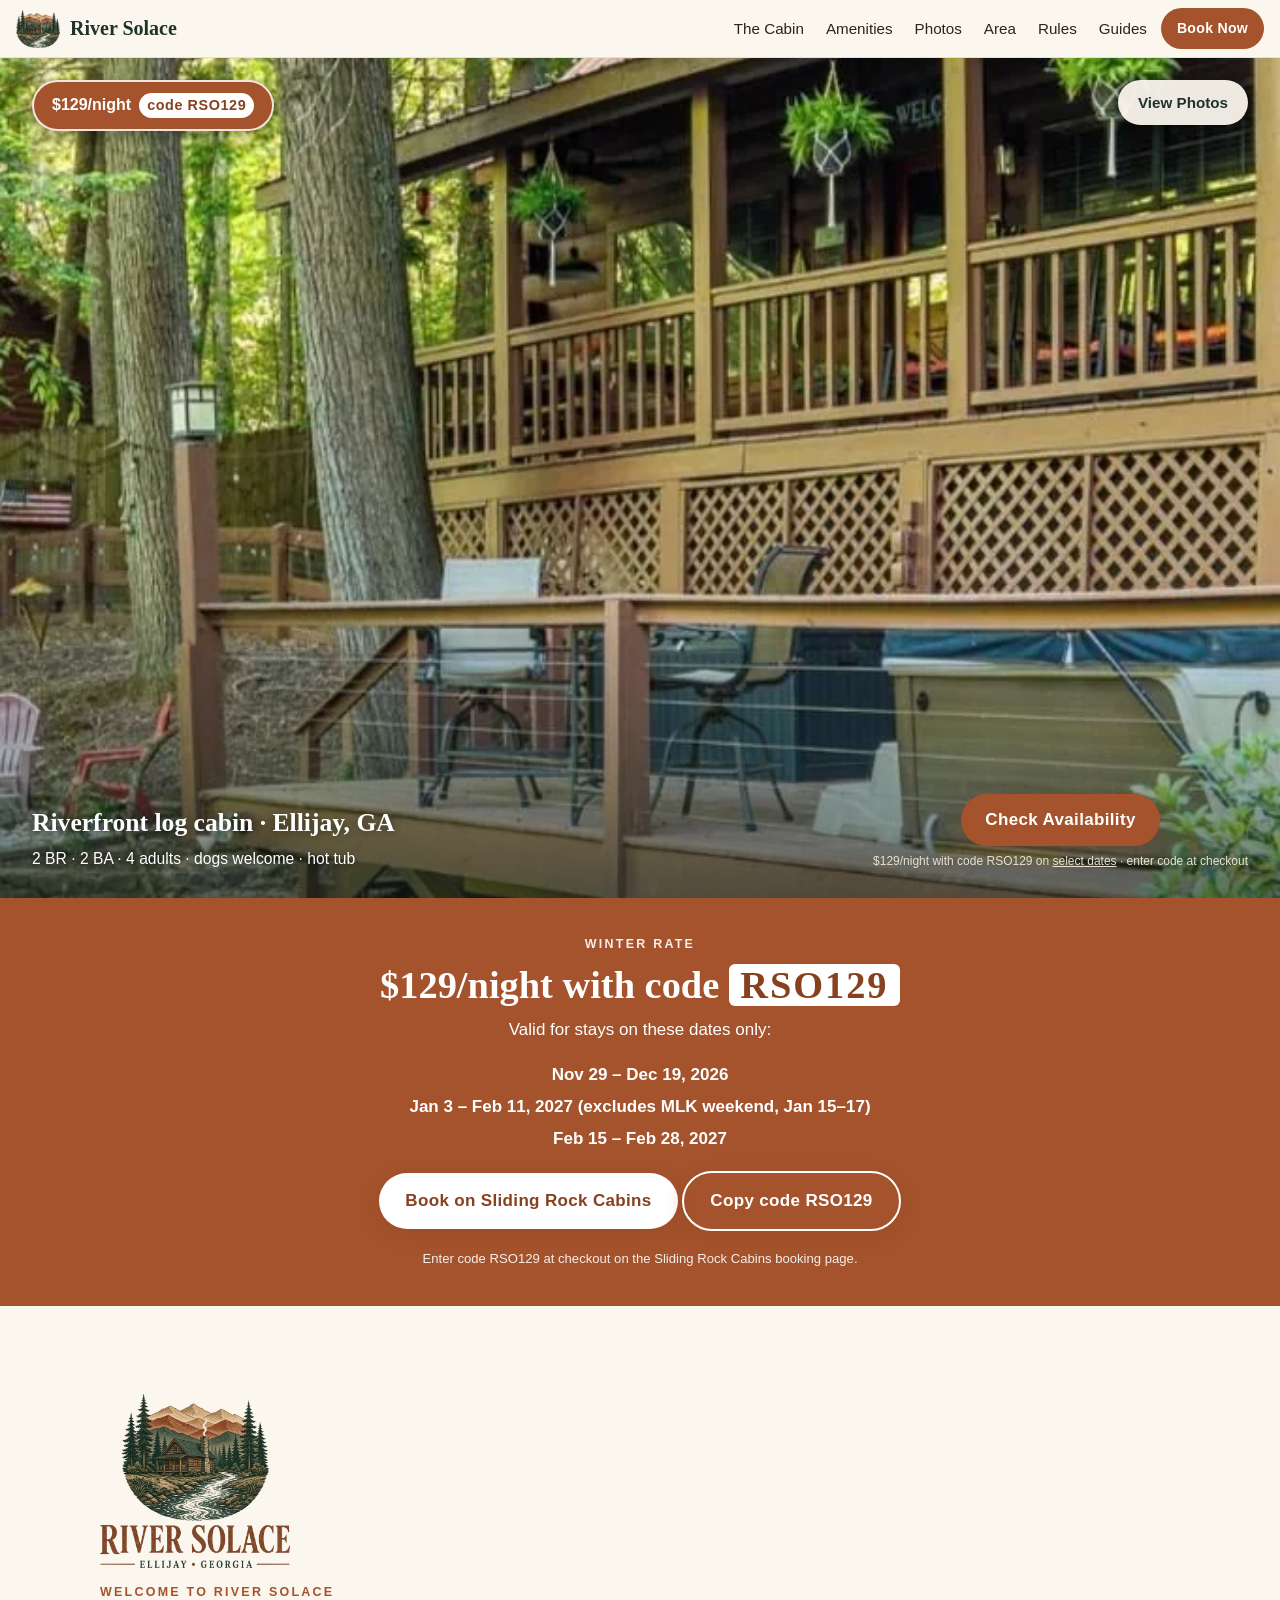
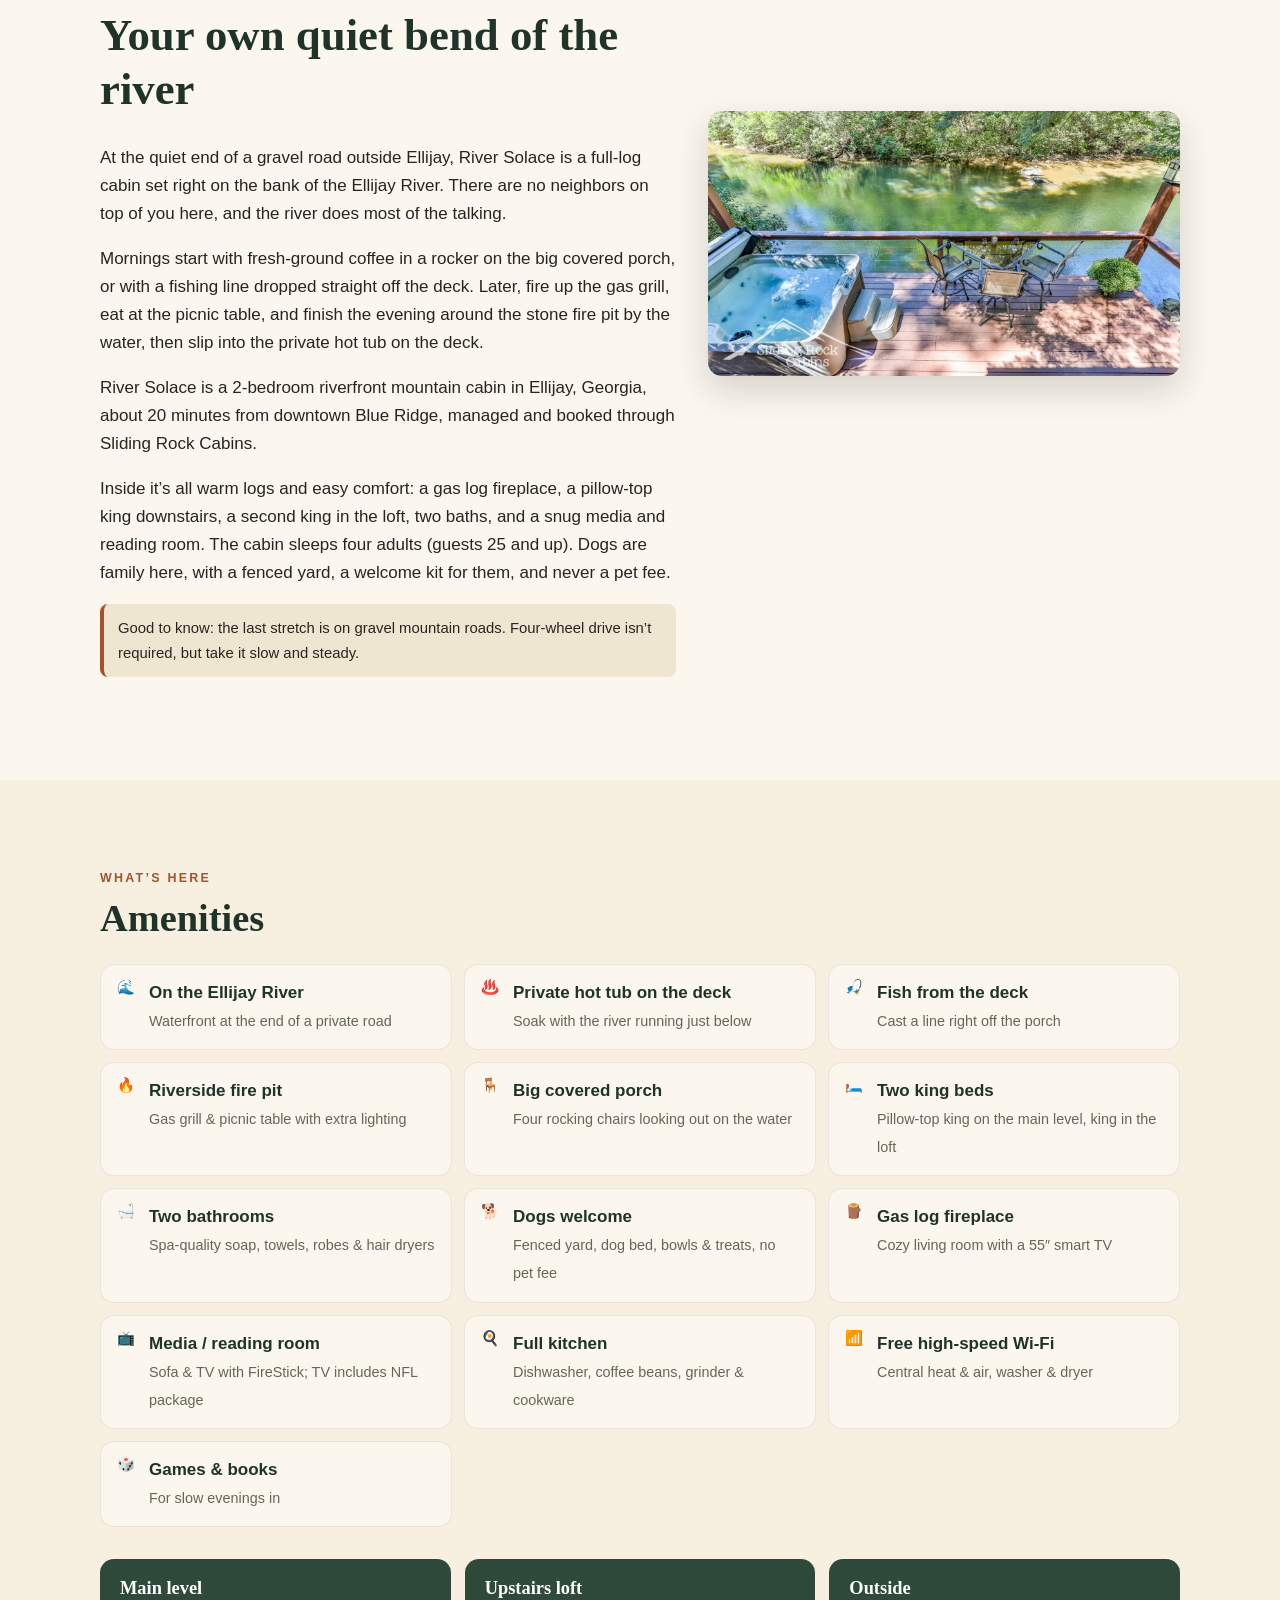
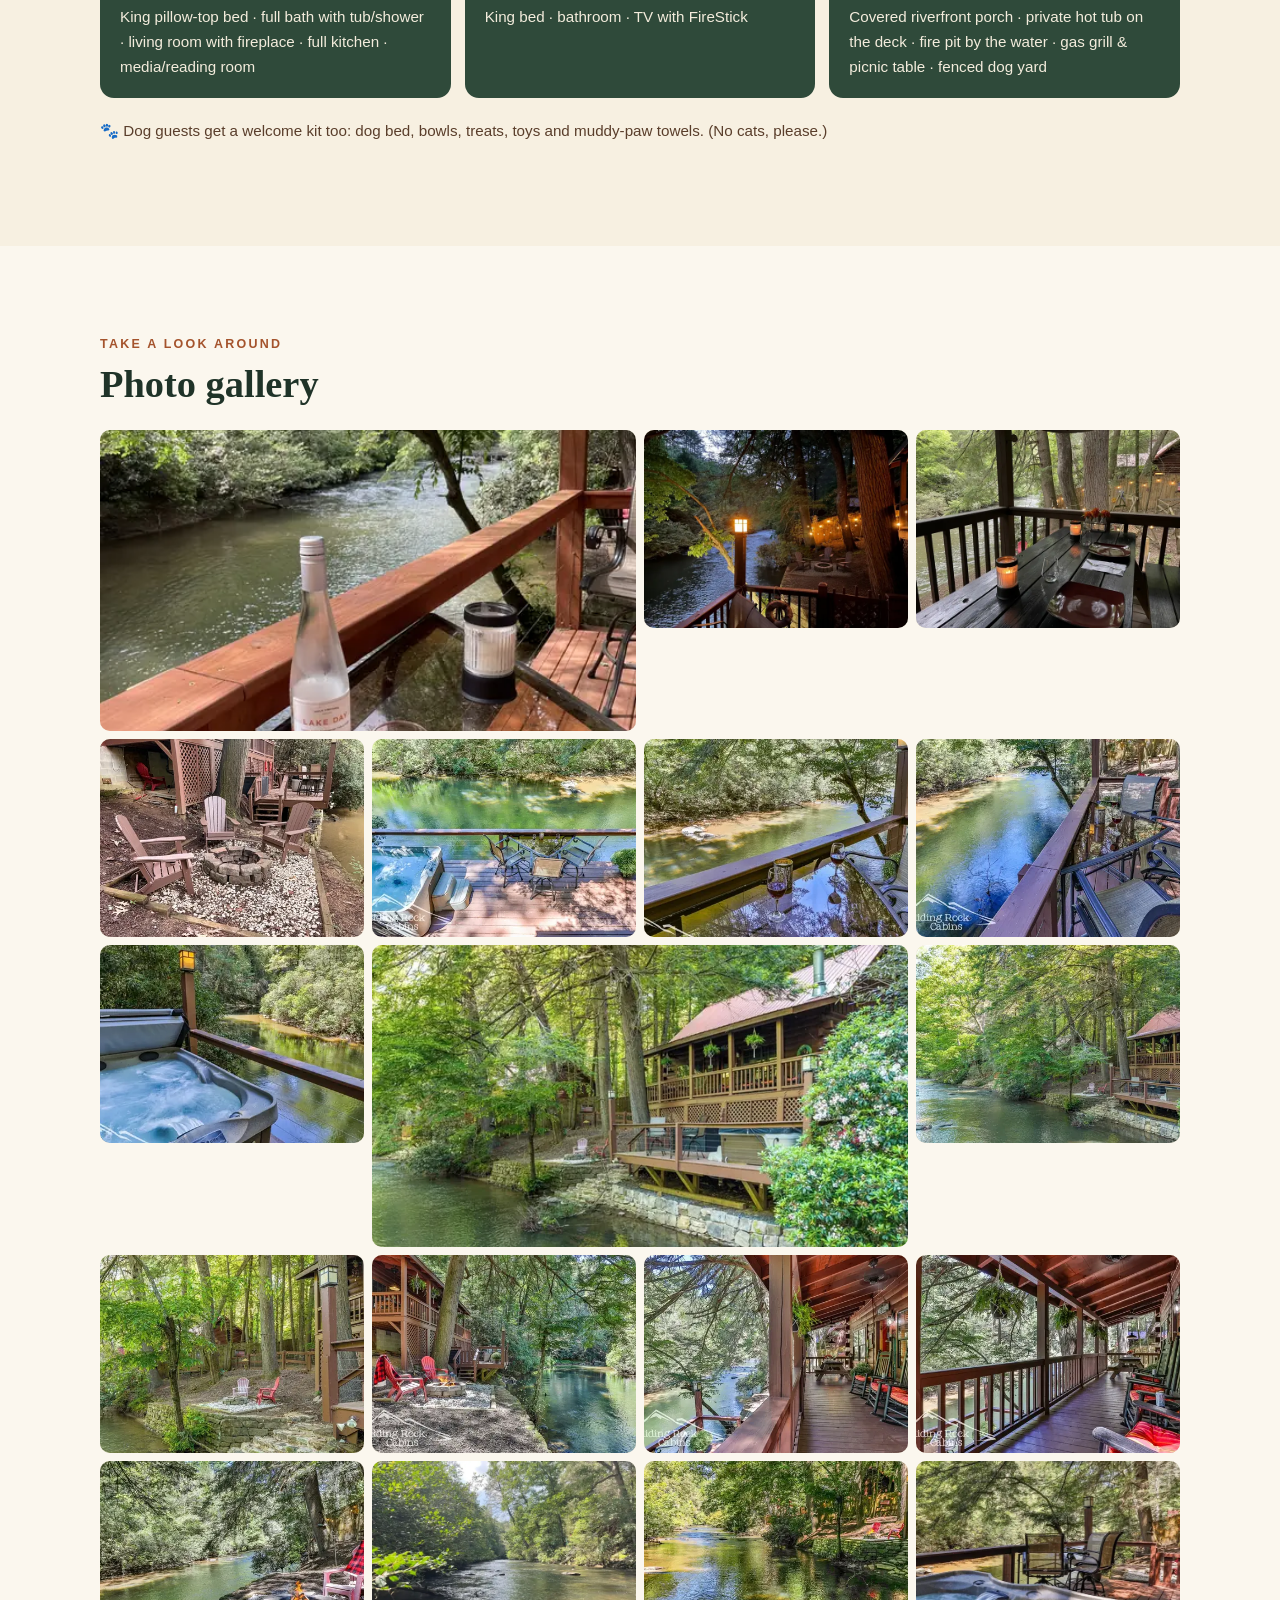
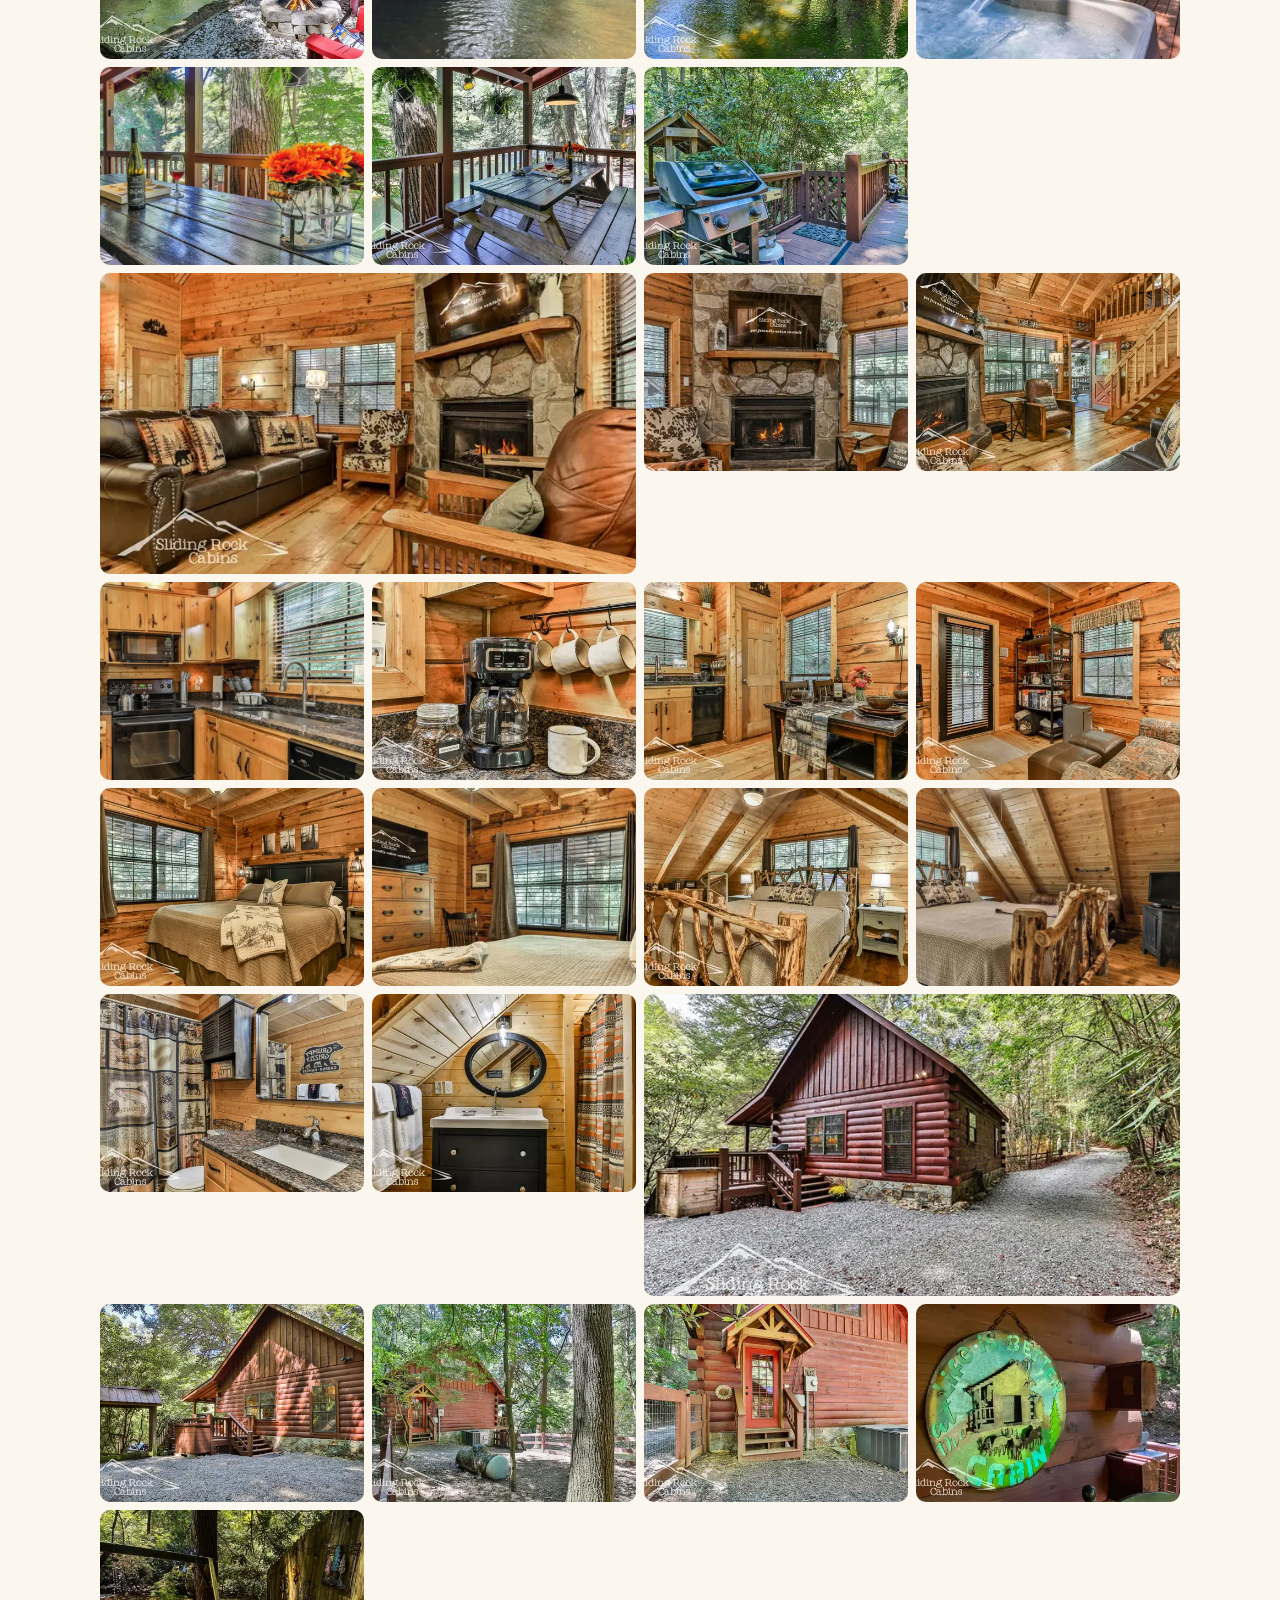
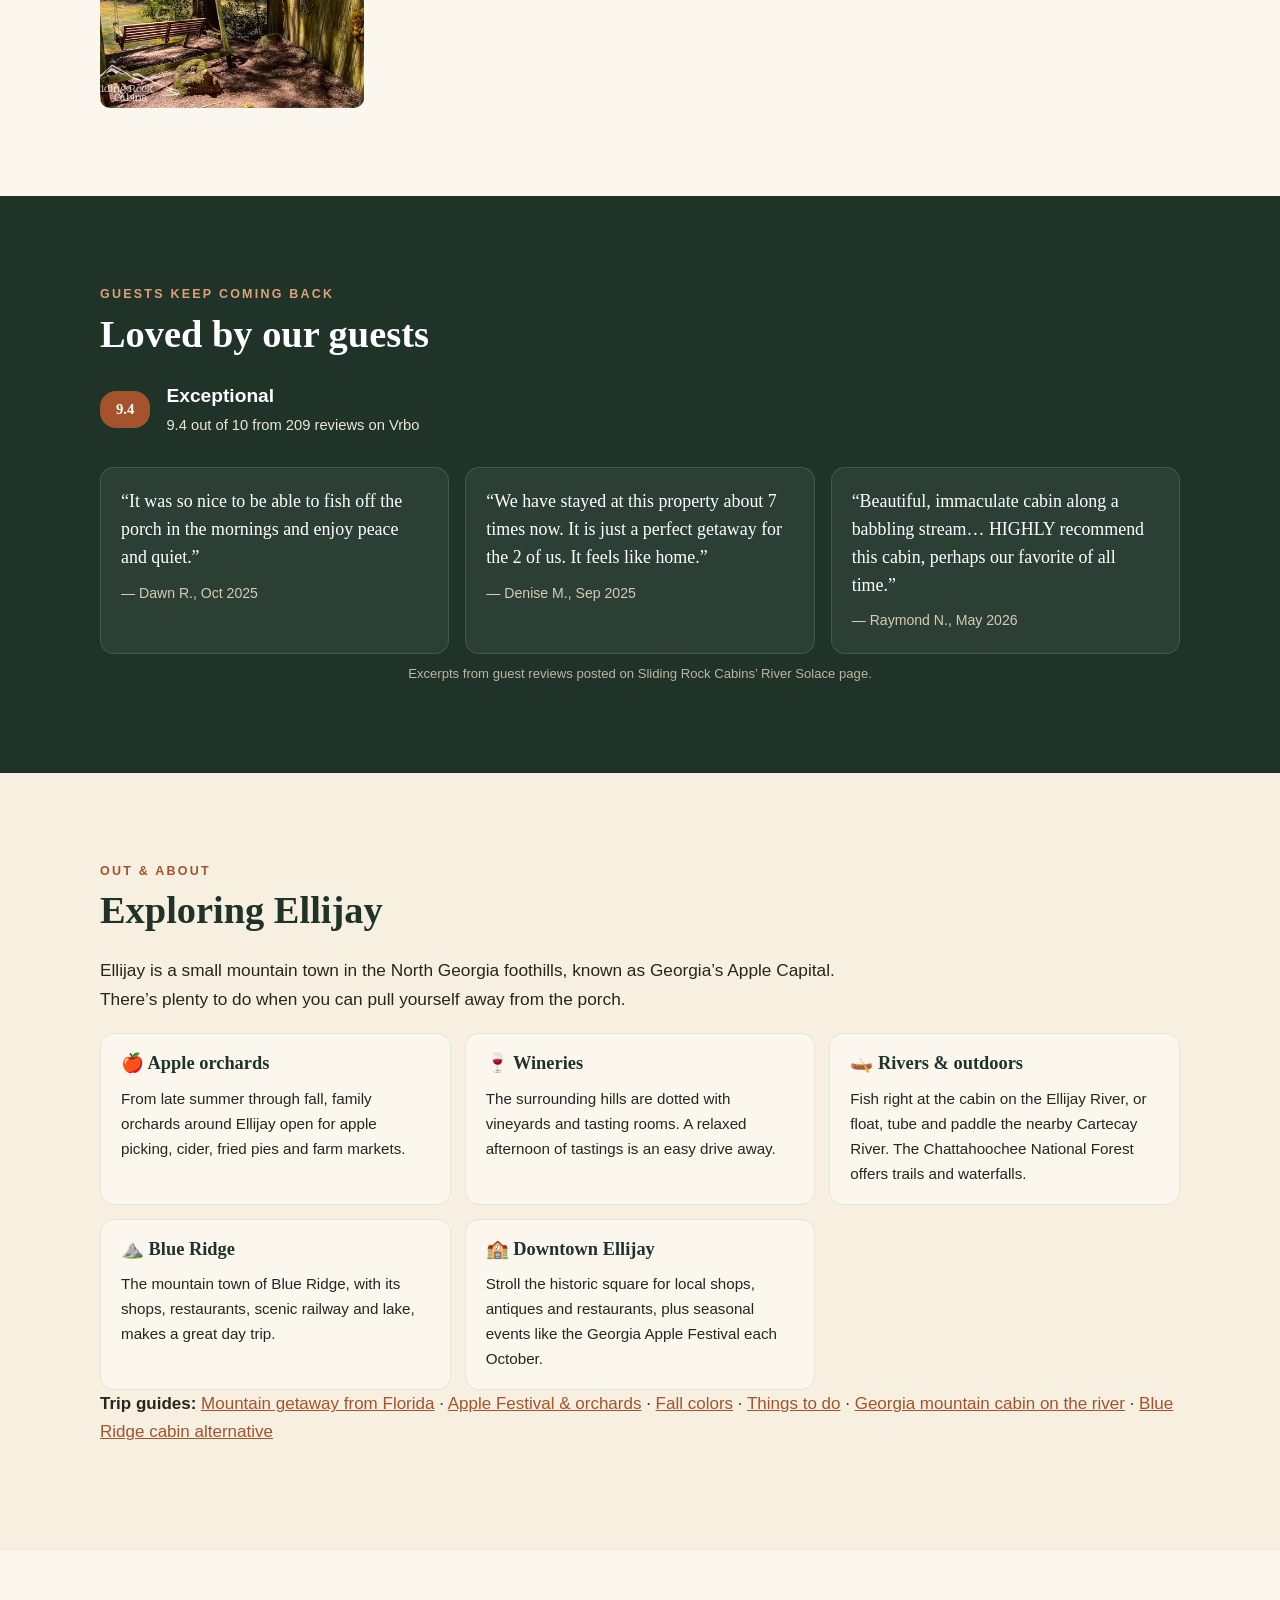
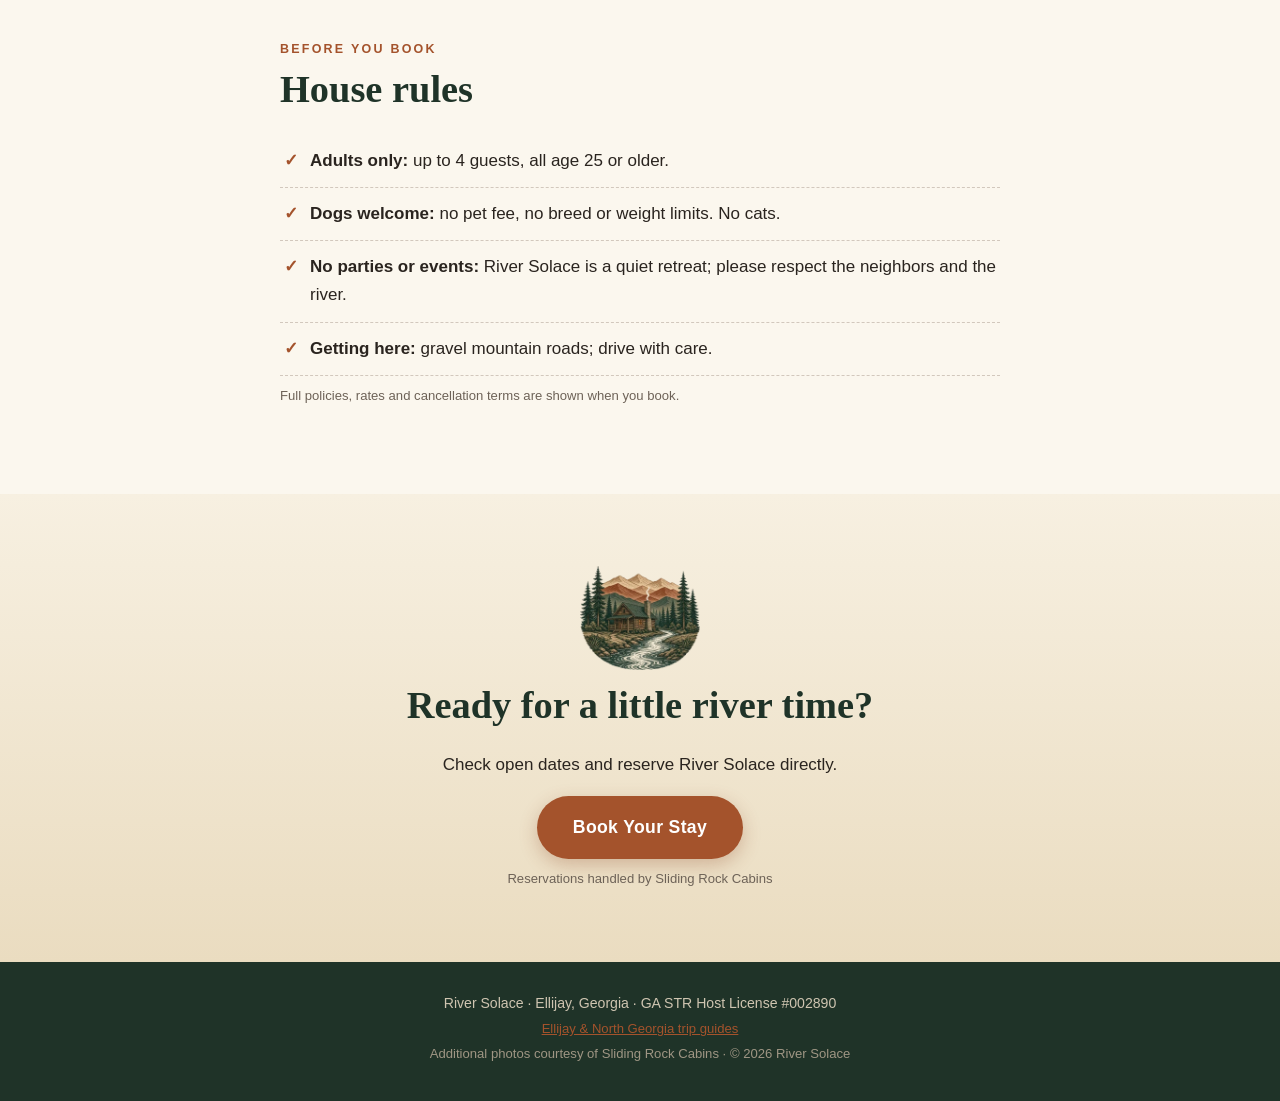
<file: index.html>
<!doctype html>
<html lang="en">
<head>
<meta charset="utf-8">
<meta name="viewport" content="width=device-width, initial-scale=1, viewport-fit=cover">
<meta name="robots" content="index, follow, max-image-preview:large">
<title>River Solace | Riverfront Cabin in Ellijay, GA near Blue Ridge | Hot Tub</title>
<meta name="description" content="River Solace is a private, adults-only 2-bedroom, 2-bath log cabin on the Ellijay River in North Georgia. Private hot tub on the deck, riverside fire pit, fishing from the deck, and dogs welcome with no pet fee.">
<link rel="canonical" href="https://stayatriversolace.com/">
<meta name="theme-color" content="#2f4a3a">
<meta property="og:type" content="website">
<meta property="og:site_name" content="River Solace">
<meta property="og:title" content="River Solace | Riverfront Log Cabin in Ellijay, GA">
<meta property="og:description" content="A private, dog-friendly log cabin for up to 4 adults, right on the Ellijay River. Private hot tub on the deck, riverside fire pit and fishing from the deck.">
<meta property="og:url" content="https://stayatriversolace.com/">
<meta property="og:image" content="https://stayatriversolace.com/img/og-image.jpg">
<meta property="og:image:width" content="1200">
<meta property="og:image:height" content="630">
<meta property="og:image:alt" content="River Solace log cabin on the bank of the Ellijay River">
<meta name="twitter:card" content="summary_large_image">
<meta name="twitter:title" content="River Solace | Riverfront Log Cabin in Ellijay, GA">
<meta name="twitter:description" content="Private, dog-friendly riverfront log cabin for up to 4 adults in North Georgia.">
<meta name="twitter:image" content="https://stayatriversolace.com/img/og-image.jpg">
<link rel="icon" href="logo/favicon.ico" sizes="any">
<link rel="icon" type="image/png" sizes="32x32" href="logo/favicon-32.png">
<link rel="apple-touch-icon" href="logo/apple-touch-icon.png">
<link rel="preload" as="image" href="img/hero-mobile.webp" media="(max-width: 767px)">
<link rel="preload" as="image" href="img/hero-desktop.webp" media="(min-width: 768px)">
<link rel="stylesheet" href="styles.css">
<script type="application/ld+json">{"@context": "https://schema.org", "@type": "VacationRental", "name": "River Solace", "alternateName": ["River Solace Cabin", "River Solace Ellijay"], "description": "Private, adults-only, dog-friendly 2-bedroom, 2-bath log cabin on the Ellijay River with a private hot tub on the deck and a riverside fire pit.", "image": "https://stayatriversolace.com/img/og-image.jpg", "url": "https://stayatriversolace.com/", "address": {"@type": "PostalAddress", "addressLocality": "Ellijay", "addressRegion": "GA", "addressCountry": "US"}, "containsPlace": {"@type": "Accommodation", "numberOfBedrooms": 2, "numberOfBathroomsTotal": 2, "occupancy": {"@type": "QuantitativeValue", "maxValue": 4}}, "petsAllowed": true, "amenityFeature": [{"@type": "LocationFeatureSpecification", "name": "Private hot tub", "value": true}, {"@type": "LocationFeatureSpecification", "name": "Riverfront", "value": true}, {"@type": "LocationFeatureSpecification", "name": "Fire pit", "value": true}, {"@type": "LocationFeatureSpecification", "name": "Covered porch", "value": true}, {"@type": "LocationFeatureSpecification", "name": "Gas grill", "value": true}, {"@type": "LocationFeatureSpecification", "name": "Fireplace", "value": true}, {"@type": "LocationFeatureSpecification", "name": "Free Wi-Fi", "value": true}, {"@type": "LocationFeatureSpecification", "name": "Full kitchen", "value": true}, {"@type": "LocationFeatureSpecification", "name": "Washer and dryer", "value": true}]}</script>
<!-- Google tag (gtag.js) -->
<script async src="https://www.googletagmanager.com/gtag/js?id=AW-18543738811"></script>
<script>
  window.dataLayer = window.dataLayer || [];
  function gtag(){dataLayer.push(arguments);}
  gtag('js', new Date());
  gtag('config', 'AW-18543738811');
</script>
<script>
  document.addEventListener('click', function(e){
    var a = e.target.closest && e.target.closest('a[href*="slidingrockcabins.com"]');
    if (!a) return;
    gtag('event', 'conversion', {'send_to': 'AW-18543738811/rp2GCLCiiK8dELv_q4pF', 'value': 1.0, 'currency': 'USD', 'transport_type': 'beacon'});
  }, true);
</script>
</head>
<body>
<header class="topbar" id="top">
  <a class="brand" href="#top" aria-label="River Solace home">
    <img src="logo/logo-emblem-256.webp" alt="" width="44" height="38">
    <span>River Solace</span>
  </a>
  <nav class="nav" aria-label="Sections">
    <a href="#stay">The Cabin</a><a href="#amenities">Amenities</a><a href="#gallery">Photos</a><a href="#area">Area</a><a href="#rules">Rules</a><a href="guides/">Guides</a>
  </nav>
  <a class="btn btn-sm" href="https://slidingrockcabins.com/property-item/river-solace-pet-friendly-adults-only-riverfront-cabin-rental/" target="_blank" rel="noopener">Book Now</a>
</header>

<section class="hero">
  <picture class="hero-bg">
    <source media="(max-width: 767px)" srcset="img/hero-mobile.webp" type="image/webp">
    <source media="(max-width: 767px)" srcset="img/hero-mobile.jpg">
    <source srcset="img/hero-desktop.webp" type="image/webp">
    <img src="img/hero-desktop.jpg" alt="River Solace's deck and covered porch right on the bank of the Ellijay River" fetchpriority="high" width="1920" height="1028">
  </picture>
  <a class="hero-badge" href="#offer"><strong>$129/night</strong> <span>code RSO129</span></a>
  <a class="hero-photos" href="#gallery">View Photos</a>
  <div class="hero-bar">
    <div class="hero-text">
      <p class="hero-title">Riverfront log cabin &middot; Ellijay, GA</p>
      <p class="hero-sub">2 BR &middot; 2 BA &middot; 4 adults &middot; dogs welcome &middot; hot tub</p>
    </div>
    <div class="hero-cta">
      <a class="btn btn-hero" href="https://slidingrockcabins.com/property-item/river-solace-pet-friendly-adults-only-riverfront-cabin-rental/" target="_blank" rel="noopener">Check Availability</a>
      <span class="fine hero-fine">$129/night with code RSO129 on <a href="#offer">select dates</a> &middot; enter code at checkout</span>
    </div>
  </div>
</section>

<section class="promo" id="offer" aria-label="RSO129 offer">
  <div class="wrap promo-inner">
    <p class="eyebrow">Winter rate</p>
    <h2>$129/night with code <span class="promo-code">RSO129</span></h2>
    <p>Valid for stays on these dates only:</p>
    <ul class="promo-dates">
      <li>Nov 29 &ndash; Dec 19, 2026</li>
      <li>Jan 3 &ndash; Feb 11, 2027 (excludes MLK weekend, Jan 15&ndash;17)</li>
      <li>Feb 15 &ndash; Feb 28, 2027</li>
    </ul>
    <p class="promo-actions"><a class="btn" href="https://slidingrockcabins.com/property-item/river-solace-pet-friendly-adults-only-riverfront-cabin-rental/" target="_blank" rel="noopener">Book on Sliding Rock Cabins</a> <button type="button" class="btn btn-ghost copy-code" data-code="RSO129">Copy code RSO129</button></p>
    <p class="fine">Enter code RSO129 at checkout on the Sliding Rock Cabins booking page.</p>
  </div>
</section>

<main>
<section class="section intro" id="stay">
  <div class="wrap two-col">
    <div>
      <picture><source srcset="logo/logo-riversolace.webp" type="image/webp"><img class="intro-logo" src="logo/logo-riversolace.png" alt="River Solace &mdash; Ellijay, Georgia" width="640" height="587" loading="lazy"></picture>
      <p class="eyebrow">Welcome to River Solace</p>
      <h1>Your own quiet bend of the river</h1>
      <p>At the quiet end of a gravel road outside Ellijay, River Solace is a full-log cabin set right on the bank of the Ellijay River. There are no neighbors on top of you here, and the river does most of the talking.</p>
      <p>Mornings start with fresh-ground coffee in a rocker on the big covered porch, or with a fishing line dropped straight off the deck. Later, fire up the gas grill, eat at the picnic table, and finish the evening around the stone fire pit by the water, then slip into the private hot tub on the deck.</p>
      <p>River Solace is a 2-bedroom riverfront mountain cabin in Ellijay, Georgia, about 20 minutes from downtown Blue Ridge, managed and booked through Sliding Rock Cabins.</p>
      <p>Inside it&rsquo;s all warm logs and easy comfort: a gas log fireplace, a pillow-top king downstairs, a second king in the loft, two baths, and a snug media and reading room. The cabin sleeps four adults (guests 25 and up). Dogs are family here, with a fenced yard, a welcome kit for them, and never a pet fee.</p>
      <p class="note">Good to know: the last stretch is on gravel mountain roads. Four-wheel drive isn&rsquo;t required, but take it slow and steady.</p>
    </div>
    <figure class="intro-photo">
      <picture><source srcset="img/full/rs-05.webp" type="image/webp"><img src="img/full/rs-05.jpg" alt="Deck seating over the river" loading="lazy" width="1366" height="768"></picture>
    </figure>
  </div>
</section>

<section class="section alt" id="amenities">
  <div class="wrap">
    <p class="eyebrow">What&rsquo;s here</p>
    <h2>Amenities</h2>
    <ul class="amenities">
<li><span class="a-ico" aria-hidden="true">🌊</span><div><strong>On the Ellijay River</strong><span>Waterfront at the end of a private road</span></div></li>
<li><span class="a-ico" aria-hidden="true">♨️</span><div><strong>Private hot tub on the deck</strong><span>Soak with the river running just below</span></div></li>
<li><span class="a-ico" aria-hidden="true">🎣</span><div><strong>Fish from the deck</strong><span>Cast a line right off the porch</span></div></li>
<li><span class="a-ico" aria-hidden="true">🔥</span><div><strong>Riverside fire pit</strong><span>Gas grill &amp; picnic table with extra lighting</span></div></li>
<li><span class="a-ico" aria-hidden="true">🪑</span><div><strong>Big covered porch</strong><span>Four rocking chairs looking out on the water</span></div></li>
<li><span class="a-ico" aria-hidden="true">🛏️</span><div><strong>Two king beds</strong><span>Pillow-top king on the main level, king in the loft</span></div></li>
<li><span class="a-ico" aria-hidden="true">🛁</span><div><strong>Two bathrooms</strong><span>Spa-quality soap, towels, robes &amp; hair dryers</span></div></li>
<li><span class="a-ico" aria-hidden="true">🐕</span><div><strong>Dogs welcome</strong><span>Fenced yard, dog bed, bowls &amp; treats, no pet fee</span></div></li>
<li><span class="a-ico" aria-hidden="true">🪵</span><div><strong>Gas log fireplace</strong><span>Cozy living room with a 55&Prime; smart TV</span></div></li>
<li><span class="a-ico" aria-hidden="true">📺</span><div><strong>Media / reading room</strong><span>Sofa &amp; TV with FireStick; TV includes NFL package</span></div></li>
<li><span class="a-ico" aria-hidden="true">🍳</span><div><strong>Full kitchen</strong><span>Dishwasher, coffee beans, grinder &amp; cookware</span></div></li>
<li><span class="a-ico" aria-hidden="true">📶</span><div><strong>Free high-speed Wi-Fi</strong><span>Central heat &amp; air, washer &amp; dryer</span></div></li>
<li><span class="a-ico" aria-hidden="true">🎲</span><div><strong>Games &amp; books</strong><span>For slow evenings in</span></div></li>
    </ul>
    <div class="layout">
      <div><h3>Main level</h3><p>King pillow-top bed &middot; full bath with tub/shower &middot; living room with fireplace &middot; full kitchen &middot; media/reading room</p></div>
      <div><h3>Upstairs loft</h3><p>King bed &middot; bathroom &middot; TV with FireStick</p></div>
      <div><h3>Outside</h3><p>Covered riverfront porch &middot; private hot tub on the deck &middot; fire pit by the water &middot; gas grill &amp; picnic table &middot; fenced dog yard</p></div>
    </div>
    <p class="pawnote">&#128062; Dog guests get a welcome kit too: dog bed, bowls, treats, toys and muddy-paw towels. (No cats, please.)</p>
  </div>
</section>

<section class="section" id="gallery">
  <div class="wrap">
    <p class="eyebrow">Take a look around</p>
    <h2>Photo gallery</h2>
    <div class="gallery">
<a class="g-item g-wide" href="img/full/rs-01.jpg" data-webp="img/full/rs-01.webp" data-cap="Rosé on the deck above the river" data-i="0">
  <picture><source srcset="img/thumb/rs-01.webp" type="image/webp"><img src="img/thumb/rs-01.jpg" alt="Rosé on the deck above the river" width="480" height="640" loading="lazy" decoding="async"></picture></a>
<a class="g-item" href="img/full/rs-02.jpg" data-webp="img/full/rs-02.webp" data-cap="Evening on the deck by the river" data-i="1">
  <picture><source srcset="img/thumb/rs-02.webp" type="image/webp"><img src="img/thumb/rs-02.jpg" alt="Evening on the deck by the river" width="640" height="480" loading="lazy" decoding="async"></picture></a>
<a class="g-item" href="img/full/rs-03.jpg" data-webp="img/full/rs-03.webp" data-cap="Candlelit dinner on the covered porch" data-i="2">
  <picture><source srcset="img/thumb/rs-03.webp" type="image/webp"><img src="img/thumb/rs-03.jpg" alt="Candlelit dinner on the covered porch" width="640" height="480" loading="lazy" decoding="async"></picture></a>
<a class="g-item" href="img/full/rs-04.jpg" data-webp="img/full/rs-04.webp" data-cap="Stone fire pit at the river’s edge" data-i="3">
  <picture><source srcset="img/thumb/rs-04.webp" type="image/webp"><img src="img/thumb/rs-04.jpg" alt="Stone fire pit at the river’s edge" width="480" height="640" loading="lazy" decoding="async"></picture></a>
<a class="g-item" href="img/full/rs-05.jpg" data-webp="img/full/rs-05.webp" data-cap="Hot tub deck over the Ellijay River" data-i="4">
  <picture><source srcset="img/thumb/rs-05.webp" type="image/webp"><img src="img/thumb/rs-05.jpg" alt="Hot tub deck over the Ellijay River" width="640" height="360" loading="lazy" decoding="async"></picture></a>
<a class="g-item" href="img/full/rs-06.jpg" data-webp="img/full/rs-06.webp" data-cap="Deck-side seat right above the river" data-i="5">
  <picture><source srcset="img/thumb/rs-06.webp" type="image/webp"><img src="img/thumb/rs-06.jpg" alt="Deck-side seat right above the river" width="640" height="317" loading="lazy" decoding="async"></picture></a>
<a class="g-item" href="img/full/rs-07.jpg" data-webp="img/full/rs-07.webp" data-cap="Deck seating over the river" data-i="6">
  <picture><source srcset="img/thumb/rs-07.webp" type="image/webp"><img src="img/thumb/rs-07.jpg" alt="Deck seating over the river" width="640" height="360" loading="lazy" decoding="async"></picture></a>
<a class="g-item" href="img/full/rs-08.jpg" data-webp="img/full/rs-08.webp" data-cap="Hot tub with a river view" data-i="7">
  <picture><source srcset="img/thumb/rs-08.webp" type="image/webp"><img src="img/thumb/rs-08.jpg" alt="Hot tub with a river view" width="640" height="316" loading="lazy" decoding="async"></picture></a>
<a class="g-item g-wide" href="img/full/rs-09.jpg" data-webp="img/full/rs-09.webp" data-cap="Deck, porch and hot tub on the riverbank" data-i="8">
  <picture><source srcset="img/thumb/rs-09.webp" type="image/webp"><img src="img/thumb/rs-09.jpg" alt="Deck, porch and hot tub on the riverbank" width="640" height="343" loading="lazy" decoding="async"></picture></a>
<a class="g-item" href="img/full/rs-10.jpg" data-webp="img/full/rs-10.webp" data-cap="Riverfront setting" data-i="9">
  <picture><source srcset="img/thumb/rs-10.webp" type="image/webp"><img src="img/thumb/rs-10.jpg" alt="Riverfront setting" width="640" height="332" loading="lazy" decoding="async"></picture></a>
<a class="g-item" href="img/full/rs-11.jpg" data-webp="img/full/rs-11.webp" data-cap="Stone river wall and riverside yard" data-i="10">
  <picture><source srcset="img/thumb/rs-11.webp" type="image/webp"><img src="img/thumb/rs-11.jpg" alt="Stone river wall and riverside yard" width="640" height="345" loading="lazy" decoding="async"></picture></a>
<a class="g-item" href="img/full/rs-12.jpg" data-webp="img/full/rs-12.webp" data-cap="Fire pit between the cabin and the river" data-i="11">
  <picture><source srcset="img/thumb/rs-12.webp" type="image/webp"><img src="img/thumb/rs-12.jpg" alt="Fire pit between the cabin and the river" width="640" height="360" loading="lazy" decoding="async"></picture></a>
<a class="g-item" href="img/full/rs-13.jpg" data-webp="img/full/rs-13.webp" data-cap="Covered porch along the river" data-i="12">
  <picture><source srcset="img/thumb/rs-13.webp" type="image/webp"><img src="img/thumb/rs-13.jpg" alt="Covered porch along the river" width="640" height="360" loading="lazy" decoding="async"></picture></a>
<a class="g-item" href="img/full/rs-14.jpg" data-webp="img/full/rs-14.webp" data-cap="Rocking chairs on the covered porch" data-i="13">
  <picture><source srcset="img/thumb/rs-14.webp" type="image/webp"><img src="img/thumb/rs-14.jpg" alt="Rocking chairs on the covered porch" width="640" height="360" loading="lazy" decoding="async"></picture></a>
<a class="g-item" href="img/full/rs-15.jpg" data-webp="img/full/rs-15.webp" data-cap="Riverside fire pit" data-i="14">
  <picture><source srcset="img/thumb/rs-15.webp" type="image/webp"><img src="img/thumb/rs-15.jpg" alt="Riverside fire pit" width="640" height="360" loading="lazy" decoding="async"></picture></a>
<a class="g-item" href="img/full/rs-16.jpg" data-webp="img/full/rs-16.webp" data-cap="The Ellijay River" data-i="15">
  <picture><source srcset="img/thumb/rs-16.webp" type="image/webp"><img src="img/thumb/rs-16.jpg" alt="The Ellijay River" width="640" height="480" loading="lazy" decoding="async"></picture></a>
<a class="g-item" href="img/full/rs-17.jpg" data-webp="img/full/rs-17.webp" data-cap="The river beside the cabin" data-i="16">
  <picture><source srcset="img/thumb/rs-17.webp" type="image/webp"><img src="img/thumb/rs-17.jpg" alt="The river beside the cabin" width="640" height="360" loading="lazy" decoding="async"></picture></a>
<a class="g-item" href="img/full/rs-18.jpg" data-webp="img/full/rs-18.webp" data-cap="Private hot tub on the deck" data-i="17">
  <picture><source srcset="img/thumb/rs-18.webp" type="image/webp"><img src="img/thumb/rs-18.jpg" alt="Private hot tub on the deck" width="640" height="543" loading="lazy" decoding="async"></picture></a>
<a class="g-item" href="img/full/rs-19.jpg" data-webp="img/full/rs-19.webp" data-cap="Porch dining" data-i="18">
  <picture><source srcset="img/thumb/rs-19.webp" type="image/webp"><img src="img/thumb/rs-19.jpg" alt="Porch dining" width="640" height="528" loading="lazy" decoding="async"></picture></a>
<a class="g-item" href="img/full/rs-20.jpg" data-webp="img/full/rs-20.webp" data-cap="Covered porch with picnic table" data-i="19">
  <picture><source srcset="img/thumb/rs-20.webp" type="image/webp"><img src="img/thumb/rs-20.jpg" alt="Covered porch with picnic table" width="640" height="360" loading="lazy" decoding="async"></picture></a>
<a class="g-item" href="img/full/rs-21.jpg" data-webp="img/full/rs-21.webp" data-cap="Gas grill on the deck" data-i="20">
  <picture><source srcset="img/thumb/rs-21.webp" type="image/webp"><img src="img/thumb/rs-21.jpg" alt="Gas grill on the deck" width="640" height="360" loading="lazy" decoding="async"></picture></a>
<a class="g-item g-wide" href="img/full/rs-22.jpg" data-webp="img/full/rs-22.webp" data-cap="Living room with gas log fireplace" data-i="21">
  <picture><source srcset="img/thumb/rs-22.webp" type="image/webp"><img src="img/thumb/rs-22.jpg" alt="Living room with gas log fireplace" width="640" height="360" loading="lazy" decoding="async"></picture></a>
<a class="g-item" href="img/full/rs-23.jpg" data-webp="img/full/rs-23.webp" data-cap="Fireplace and big windows" data-i="22">
  <picture><source srcset="img/thumb/rs-23.webp" type="image/webp"><img src="img/thumb/rs-23.jpg" alt="Fireplace and big windows" width="640" height="301" loading="lazy" decoding="async"></picture></a>
<a class="g-item" href="img/full/rs-24.jpg" data-webp="img/full/rs-24.webp" data-cap="Living room and stairs to the loft" data-i="23">
  <picture><source srcset="img/thumb/rs-24.webp" type="image/webp"><img src="img/thumb/rs-24.jpg" alt="Living room and stairs to the loft" width="640" height="360" loading="lazy" decoding="async"></picture></a>
<a class="g-item" href="img/full/rs-25.jpg" data-webp="img/full/rs-25.webp" data-cap="Fully equipped kitchen" data-i="24">
  <picture><source srcset="img/thumb/rs-25.webp" type="image/webp"><img src="img/thumb/rs-25.jpg" alt="Fully equipped kitchen" width="640" height="582" loading="lazy" decoding="async"></picture></a>
<a class="g-item" href="img/full/rs-26.jpg" data-webp="img/full/rs-26.webp" data-cap="Coffee station" data-i="25">
  <picture><source srcset="img/thumb/rs-26.webp" type="image/webp"><img src="img/thumb/rs-26.jpg" alt="Coffee station" width="640" height="360" loading="lazy" decoding="async"></picture></a>
<a class="g-item" href="img/full/rs-27.jpg" data-webp="img/full/rs-27.webp" data-cap="Dining nook" data-i="26">
  <picture><source srcset="img/thumb/rs-27.webp" type="image/webp"><img src="img/thumb/rs-27.jpg" alt="Dining nook" width="640" height="360" loading="lazy" decoding="async"></picture></a>
<a class="g-item" href="img/full/rs-28.jpg" data-webp="img/full/rs-28.webp" data-cap="Media / reading room" data-i="27">
  <picture><source srcset="img/thumb/rs-28.webp" type="image/webp"><img src="img/thumb/rs-28.jpg" alt="Media / reading room" width="640" height="360" loading="lazy" decoding="async"></picture></a>
<a class="g-item" href="img/full/rs-29.jpg" data-webp="img/full/rs-29.webp" data-cap="Main-level king bedroom" data-i="28">
  <picture><source srcset="img/thumb/rs-29.webp" type="image/webp"><img src="img/thumb/rs-29.jpg" alt="Main-level king bedroom" width="640" height="360" loading="lazy" decoding="async"></picture></a>
<a class="g-item" href="img/full/rs-30.jpg" data-webp="img/full/rs-30.webp" data-cap="Bedroom with dresser and TV" data-i="29">
  <picture><source srcset="img/thumb/rs-30.webp" type="image/webp"><img src="img/thumb/rs-30.jpg" alt="Bedroom with dresser and TV" width="640" height="285" loading="lazy" decoding="async"></picture></a>
<a class="g-item" href="img/full/rs-31.jpg" data-webp="img/full/rs-31.webp" data-cap="Upstairs loft king bedroom" data-i="30">
  <picture><source srcset="img/thumb/rs-31.webp" type="image/webp"><img src="img/thumb/rs-31.jpg" alt="Upstairs loft king bedroom" width="640" height="360" loading="lazy" decoding="async"></picture></a>
<a class="g-item" href="img/full/rs-32.jpg" data-webp="img/full/rs-32.webp" data-cap="Loft king bed" data-i="31">
  <picture><source srcset="img/thumb/rs-32.webp" type="image/webp"><img src="img/thumb/rs-32.jpg" alt="Loft king bed" width="640" height="561" loading="lazy" decoding="async"></picture></a>
<a class="g-item" href="img/full/rs-33.jpg" data-webp="img/full/rs-33.webp" data-cap="Main-level bathroom" data-i="32">
  <picture><source srcset="img/thumb/rs-33.webp" type="image/webp"><img src="img/thumb/rs-33.jpg" alt="Main-level bathroom" width="640" height="360" loading="lazy" decoding="async"></picture></a>
<a class="g-item" href="img/full/rs-34.jpg" data-webp="img/full/rs-34.webp" data-cap="Loft bathroom" data-i="33">
  <picture><source srcset="img/thumb/rs-34.webp" type="image/webp"><img src="img/thumb/rs-34.jpg" alt="Loft bathroom" width="640" height="360" loading="lazy" decoding="async"></picture></a>
<a class="g-item g-wide" href="img/full/rs-35.jpg" data-webp="img/full/rs-35.webp" data-cap="Cabin and gravel drive" data-i="34">
  <picture><source srcset="img/thumb/rs-35.webp" type="image/webp"><img src="img/thumb/rs-35.jpg" alt="Cabin and gravel drive" width="640" height="427" loading="lazy" decoding="async"></picture></a>
<a class="g-item" href="img/full/rs-36.jpg" data-webp="img/full/rs-36.webp" data-cap="Cabin exterior" data-i="35">
  <picture><source srcset="img/thumb/rs-36.webp" type="image/webp"><img src="img/thumb/rs-36.jpg" alt="Cabin exterior" width="640" height="360" loading="lazy" decoding="async"></picture></a>
<a class="g-item" href="img/full/rs-37.jpg" data-webp="img/full/rs-37.webp" data-cap="Cabin tucked in the trees" data-i="36">
  <picture><source srcset="img/thumb/rs-37.webp" type="image/webp"><img src="img/thumb/rs-37.jpg" alt="Cabin tucked in the trees" width="640" height="360" loading="lazy" decoding="async"></picture></a>
<a class="g-item" href="img/full/rs-38.jpg" data-webp="img/full/rs-38.webp" data-cap="Front entry" data-i="37">
  <picture><source srcset="img/thumb/rs-38.webp" type="image/webp"><img src="img/thumb/rs-38.jpg" alt="Front entry" width="640" height="360" loading="lazy" decoding="async"></picture></a>
<a class="g-item" href="img/full/rs-39.jpg" data-webp="img/full/rs-39.webp" data-cap="The River Solace sign" data-i="38">
  <picture><source srcset="img/thumb/rs-39.webp" type="image/webp"><img src="img/thumb/rs-39.jpg" alt="The River Solace sign" width="640" height="360" loading="lazy" decoding="async"></picture></a>
<a class="g-item" href="img/full/rs-40.jpg" data-webp="img/full/rs-40.webp" data-cap="Riverside swing" data-i="39">
  <picture><source srcset="img/thumb/rs-40.webp" type="image/webp"><img src="img/thumb/rs-40.jpg" alt="Riverside swing" width="640" height="360" loading="lazy" decoding="async"></picture></a>
    </div>
  </div>
</section>

<section class="section reviews-sec" id="reviews">
  <div class="wrap">
    <p class="eyebrow">Guests keep coming back</p>
    <h2>Loved by our guests</h2>
    <div class="rating">
      <span class="score">9.4</span>
      <div><strong>Exceptional</strong><span>9.4 out of 10 from 209 reviews on Vrbo</span></div>
    </div>
    <div class="review-grid">
<figure class="review"><blockquote>&ldquo;It was so nice to be able to fish off the porch in the mornings and enjoy peace and quiet.&rdquo;</blockquote><figcaption>&mdash; Dawn R., Oct 2025</figcaption></figure>
<figure class="review"><blockquote>&ldquo;We have stayed at this property about 7 times now. It is just a perfect getaway for the 2 of us. It feels like home.&rdquo;</blockquote><figcaption>&mdash; Denise M., Sep 2025</figcaption></figure>
<figure class="review"><blockquote>&ldquo;Beautiful, immaculate cabin along a babbling stream&hellip; HIGHLY recommend this cabin, perhaps our favorite of all time.&rdquo;</blockquote><figcaption>&mdash; Raymond N., May 2026</figcaption></figure>
    </div>
    <p class="fine center">Excerpts from guest reviews posted on Sliding Rock Cabins&rsquo; River Solace page.</p>
  </div>
</section>

<section class="section alt" id="area">
  <div class="wrap">
    <p class="eyebrow">Out &amp; about</p>
    <h2>Exploring Ellijay</h2>
    <p class="lead">Ellijay is a small mountain town in the North Georgia foothills, known as Georgia&rsquo;s Apple Capital. There&rsquo;s plenty to do when you can pull yourself away from the porch.</p>
    <div class="cards">
      <article><h3>&#127822; Apple orchards</h3><p>From late summer through fall, family orchards around Ellijay open for apple picking, cider, fried pies and farm markets.</p></article>
      <article><h3>&#127863; Wineries</h3><p>The surrounding hills are dotted with vineyards and tasting rooms. A relaxed afternoon of tastings is an easy drive away.</p></article>
      <article><h3>&#128758; Rivers &amp; outdoors</h3><p>Fish right at the cabin on the Ellijay River, or float, tube and paddle the nearby Cartecay River. The Chattahoochee National Forest offers trails and waterfalls.</p></article>
      <article><h3>&#9968;&#65039; Blue Ridge</h3><p>The mountain town of Blue Ridge, with its shops, restaurants, scenic railway and lake, makes a great day trip.</p></article>
      <article><h3>&#127979; Downtown Ellijay</h3><p>Stroll the historic square for local shops, antiques and restaurants, plus seasonal events like the Georgia Apple Festival each October.</p></article>
    </div>
    <p class="guide-links"><strong>Trip guides:</strong> <a href="guides/florida-to-north-georgia-mountains/">Mountain getaway from Florida</a> &middot; <a href="guides/ellijay-apple-festival-orchards/">Apple Festival &amp; orchards</a> &middot; <a href="guides/fall-colors-ellijay/">Fall colors</a> &middot; <a href="guides/things-to-do-ellijay-blue-ridge/">Things to do</a> &middot; <a href="guides/riverfront-cabin-hot-tub-north-georgia/">Georgia mountain cabin on the river</a> &middot; <a href="guides/blue-ridge-ga-cabin-alternative-ellijay/">Blue Ridge cabin alternative</a></p>
  </div>
</section>

<section class="section" id="rules">
  <div class="wrap narrow">
    <p class="eyebrow">Before you book</p>
    <h2>House rules</h2>
    <ul class="rules">
      <li><strong>Adults only:</strong> up to 4 guests, all age 25 or older.</li>
      <li><strong>Dogs welcome:</strong> no pet fee, no breed or weight limits. No cats.</li>
      <li><strong>No parties or events:</strong> River Solace is a quiet retreat; please respect the neighbors and the river.</li>
      <li><strong>Getting here:</strong> gravel mountain roads; drive with care.</li>
    </ul>
    <p class="fine">Full policies, rates and cancellation terms are shown when you book.</p>
  </div>
</section>

<section class="cta" id="book">
  <div class="wrap narrow center">
    <img src="logo/logo-emblem-256.webp" alt="" width="120" height="104" loading="lazy">
    <h2>Ready for a little river time?</h2>
    <p>Check open dates and reserve River Solace directly.</p>
    <a class="btn btn-lg" href="https://slidingrockcabins.com/property-item/river-solace-pet-friendly-adults-only-riverfront-cabin-rental/" target="_blank" rel="noopener">Book Your Stay</a>
    <p class="fine">Reservations handled by Sliding Rock Cabins</p>
  </div>
</section>
</main>

<footer class="footer">
  <p>River Solace &middot; Ellijay, Georgia &middot; GA STR Host License #002890</p>
  <p class="fine"><a href="guides/">Ellijay &amp; North Georgia trip guides</a></p>
  <p class="fine">Additional photos courtesy of Sliding Rock Cabins &middot; &copy; 2026 River Solace</p>
</footer>

<div class="mobile-book"><a class="btn btn-block" href="https://slidingrockcabins.com/property-item/river-solace-pet-friendly-adults-only-riverfront-cabin-rental/" target="_blank" rel="noopener">Check Availability</a></div>

<div class="lb" id="lb" role="dialog" aria-modal="true" aria-label="Photo viewer" hidden>
  <button class="lb-close" aria-label="Close">&times;</button>
  <button class="lb-prev" aria-label="Previous photo">&#8249;</button>
  <figure><picture><source id="lb-webp" type="image/webp"><img id="lb-img" alt=""></picture><figcaption id="lb-cap"></figcaption></figure>
  <button class="lb-next" aria-label="Next photo">&#8250;</button>
</div>
<script src="main.js" defer></script>
</body>
</html>
</file>
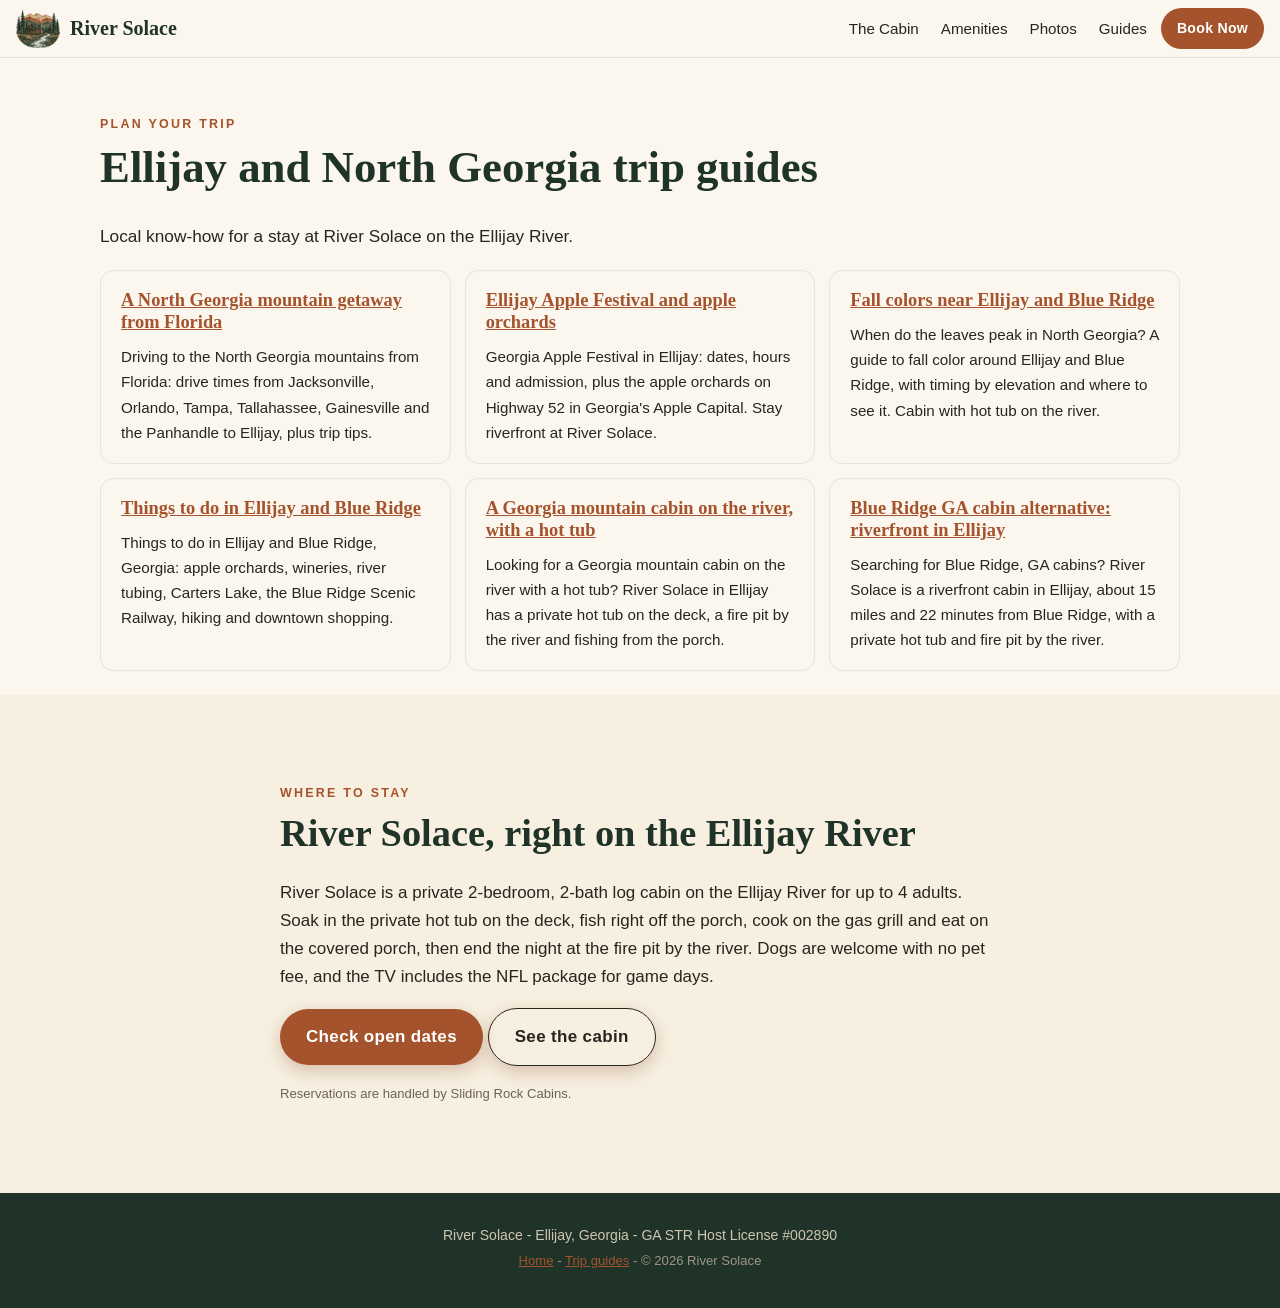
<file: guides/index.html>
<!doctype html>
<html lang="en">
<head>
<meta charset="utf-8">
<meta name="viewport" content="width=device-width, initial-scale=1, viewport-fit=cover">
<meta name="robots" content="index, follow, max-image-preview:large">
<title>Ellijay &amp; North Georgia Trip Guides | River Solace</title>
<meta name="description" content="Trip guides for Ellijay and Blue Ridge, Georgia: driving up from Florida, the Apple Festival and orchards, fall colors, things to do, and riverfront cabins with hot tubs.">
<link rel="canonical" href="https://stayatriversolace.com/guides/">
<meta name="theme-color" content="#2f4a3a">
<meta property="og:type" content="article">
<meta property="og:site_name" content="River Solace">
<meta property="og:title" content="Ellijay &amp; North Georgia Trip Guides | River Solace">
<meta property="og:description" content="Trip guides for Ellijay and Blue Ridge, Georgia: driving up from Florida, the Apple Festival and orchards, fall colors, things to do, and riverfront cabins with hot tubs.">
<meta property="og:url" content="https://stayatriversolace.com/guides/">
<meta property="og:image" content="https://stayatriversolace.com/img/og-image.jpg">
<meta property="og:image:alt" content="River Solace log cabin on the bank of the Ellijay River">
<meta name="twitter:card" content="summary_large_image">
<meta name="twitter:image" content="https://stayatriversolace.com/img/og-image.jpg">
<link rel="icon" href="/logo/favicon.ico" sizes="any">
<link rel="apple-touch-icon" href="/logo/apple-touch-icon.png">
<link rel="stylesheet" href="/styles.css">
<style>.table-wrap{overflow-x:auto}.drive{width:100%;border-collapse:collapse;margin:12px 0}.drive th,.drive td{text-align:left;padding:8px 10px;border-bottom:1px solid rgba(90,62,43,.15)}.btn-ghost{background:transparent;color:inherit;border:1px solid currentColor}.crumbs{font-size:.85rem;margin-bottom:.6em}.guide-hero{padding:56px 0 24px}</style>

<!-- Google tag (gtag.js) -->
<script async src="https://www.googletagmanager.com/gtag/js?id=AW-18543738811"></script>
<script>
  window.dataLayer = window.dataLayer || [];
  function gtag(){dataLayer.push(arguments);}
  gtag('js', new Date());
  gtag('config', 'AW-18543738811');
</script>
<script>
  document.addEventListener('click', function(e){
    var a = e.target.closest && e.target.closest('a[href*="slidingrockcabins.com"]');
    if (!a) return;
    gtag('event', 'conversion', {'send_to': 'AW-18543738811/rp2GCLCiiK8dELv_q4pF', 'value': 1.0, 'currency': 'USD', 'transport_type': 'beacon'});
  }, true);
</script>
</head>
<body>
<header class="topbar" id="top">
  <a class="brand" href="/" aria-label="River Solace home"><img src="/logo/logo-emblem-256.webp" alt="River Solace logo" width="44" height="38"><span>River Solace</span></a>
  <nav class="nav" aria-label="Sections"><a href="/#stay">The Cabin</a><a href="/#amenities">Amenities</a><a href="/#gallery">Photos</a><a href="/guides/">Guides</a></nav>
  <a class="btn btn-sm" href="https://slidingrockcabins.com/property-item/river-solace-pet-friendly-adults-only-riverfront-cabin-rental/" target="_blank" rel="noopener">Book Now</a>
</header>
<main>
<section class="section guide-hero"><div class="wrap"><p class="eyebrow">Plan your trip</p><h1>Ellijay and North Georgia trip guides</h1><p class="lead">Local know-how for a stay at River Solace on the Ellijay River.</p><div class="cards"><article><h3><a href="/guides/florida-to-north-georgia-mountains/">A North Georgia mountain getaway from Florida</a></h3><p>Driving to the North Georgia mountains from Florida: drive times from Jacksonville, Orlando, Tampa, Tallahassee, Gainesville and the Panhandle to Ellijay, plus trip tips.</p></article><article><h3><a href="/guides/ellijay-apple-festival-orchards/">Ellijay Apple Festival and apple orchards</a></h3><p>Georgia Apple Festival in Ellijay: dates, hours and admission, plus the apple orchards on Highway 52 in Georgia's Apple Capital. Stay riverfront at River Solace.</p></article><article><h3><a href="/guides/fall-colors-ellijay/">Fall colors near Ellijay and Blue Ridge</a></h3><p>When do the leaves peak in North Georgia? A guide to fall color around Ellijay and Blue Ridge, with timing by elevation and where to see it. Cabin with hot tub on the river.</p></article><article><h3><a href="/guides/things-to-do-ellijay-blue-ridge/">Things to do in Ellijay and Blue Ridge</a></h3><p>Things to do in Ellijay and Blue Ridge, Georgia: apple orchards, wineries, river tubing, Carters Lake, the Blue Ridge Scenic Railway, hiking and downtown shopping.</p></article><article><h3><a href="/guides/riverfront-cabin-hot-tub-north-georgia/">A Georgia mountain cabin on the river, with a hot tub</a></h3><p>Looking for a Georgia mountain cabin on the river with a hot tub? River Solace in Ellijay has a private hot tub on the deck, a fire pit by the river and fishing from the porch.</p></article><article><h3><a href="/guides/blue-ridge-ga-cabin-alternative-ellijay/">Blue Ridge GA cabin alternative: riverfront in Ellijay</a></h3><p>Searching for Blue Ridge, GA cabins? River Solace is a riverfront cabin in Ellijay, about 15 miles and 22 minutes from Blue Ridge, with a private hot tub and fire pit by the river.</p></article></div></div></section>
<section class="section alt"><div class="wrap narrow"><p class="eyebrow">Where to stay</p><h2>River Solace, right on the Ellijay River</h2>
<p>River Solace is a private 2-bedroom, 2-bath log cabin on the Ellijay River for up to 4 adults. Soak in the private hot tub on the deck, fish right off the porch, cook on the gas grill and eat on the covered porch, then end the night at the fire pit by the river. Dogs are welcome with no pet fee, and the TV includes the NFL package for game days.</p>
<p><a class="btn" href="https://slidingrockcabins.com/property-item/river-solace-pet-friendly-adults-only-riverfront-cabin-rental/" target="_blank" rel="noopener">Check open dates</a> <a class="btn btn-ghost" href="/">See the cabin</a></p>
<p class="fine">Reservations are handled by Sliding Rock Cabins.</p></div></section>
</main>
<footer class="footer">
  <p>River Solace - Ellijay, Georgia - GA STR Host License #002890</p>
  <p class="fine"><a href="/">Home</a> - <a href="/guides/">Trip guides</a> - &copy; 2026 River Solace</p>
</footer>
<div class="mobile-book"><a class="btn btn-block" href="https://slidingrockcabins.com/property-item/river-solace-pet-friendly-adults-only-riverfront-cabin-rental/" target="_blank" rel="noopener">Check Availability</a></div>
</body>
</html>
</file>
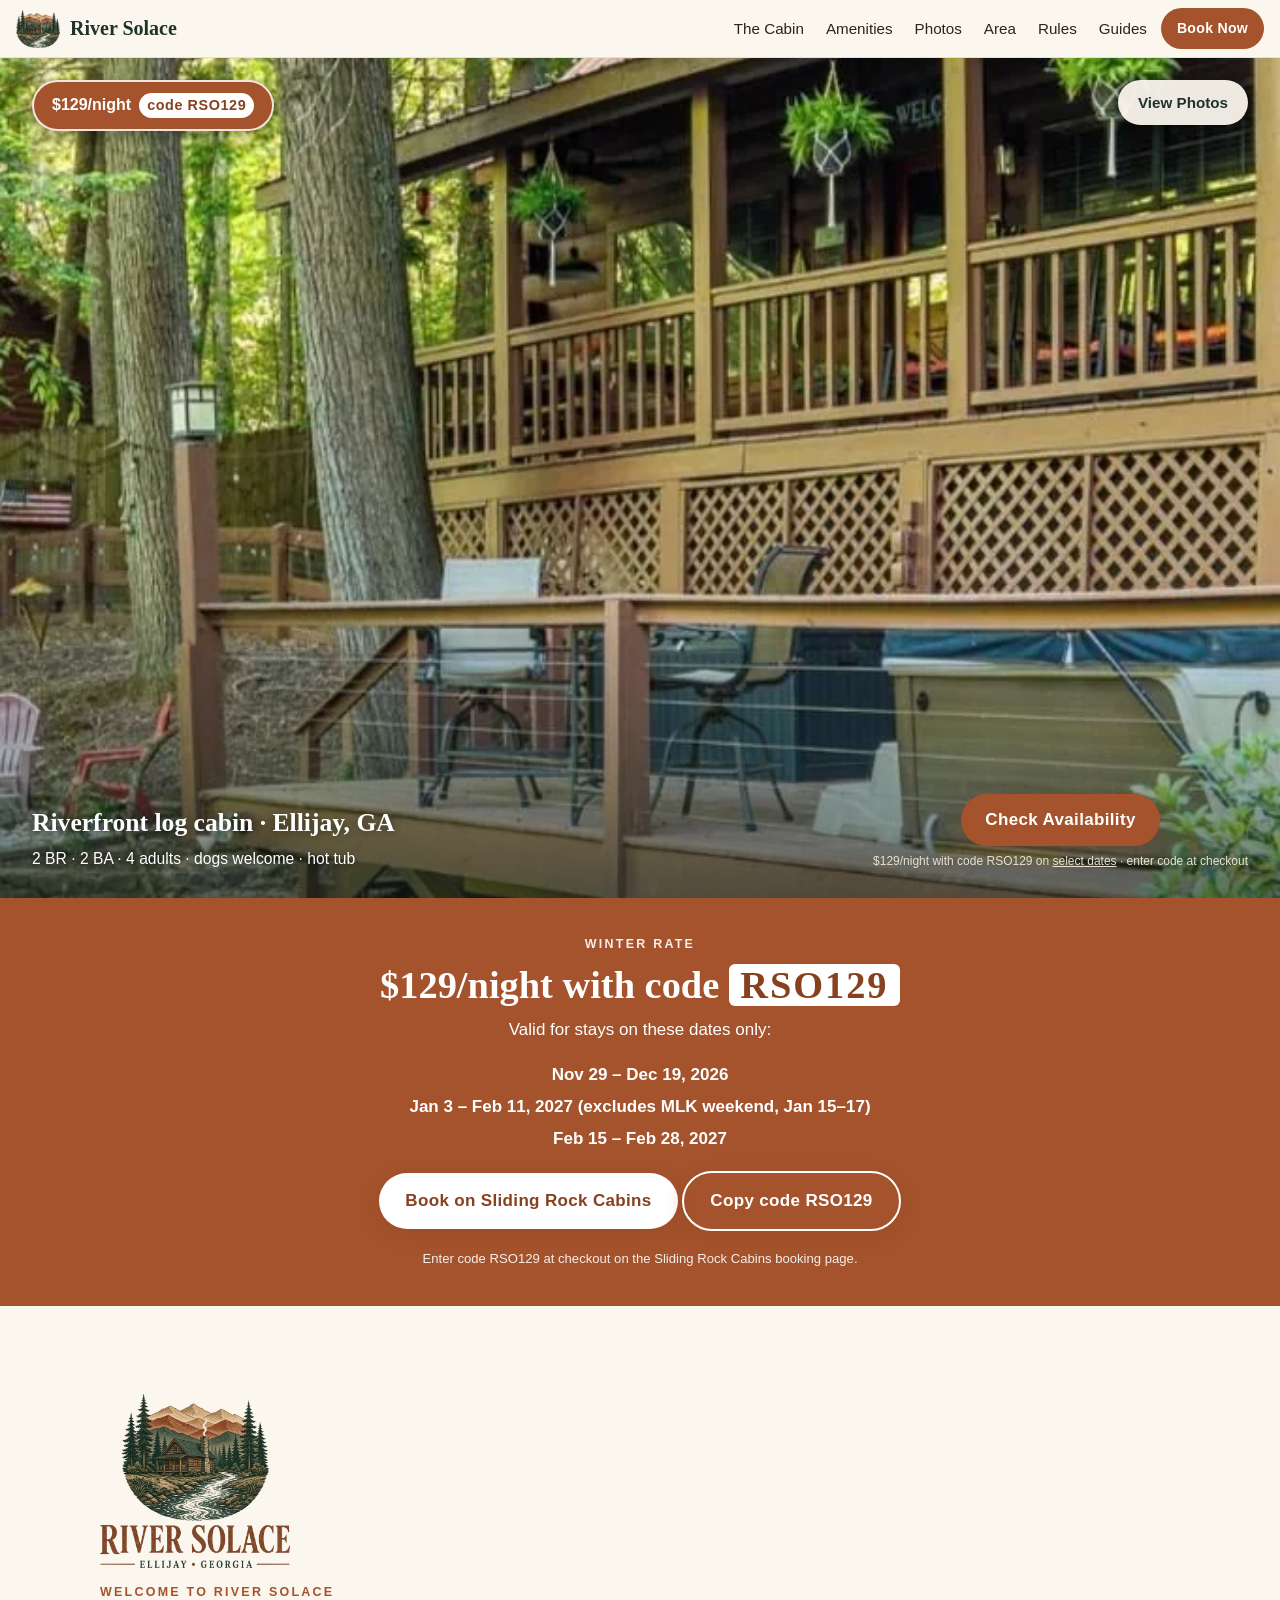
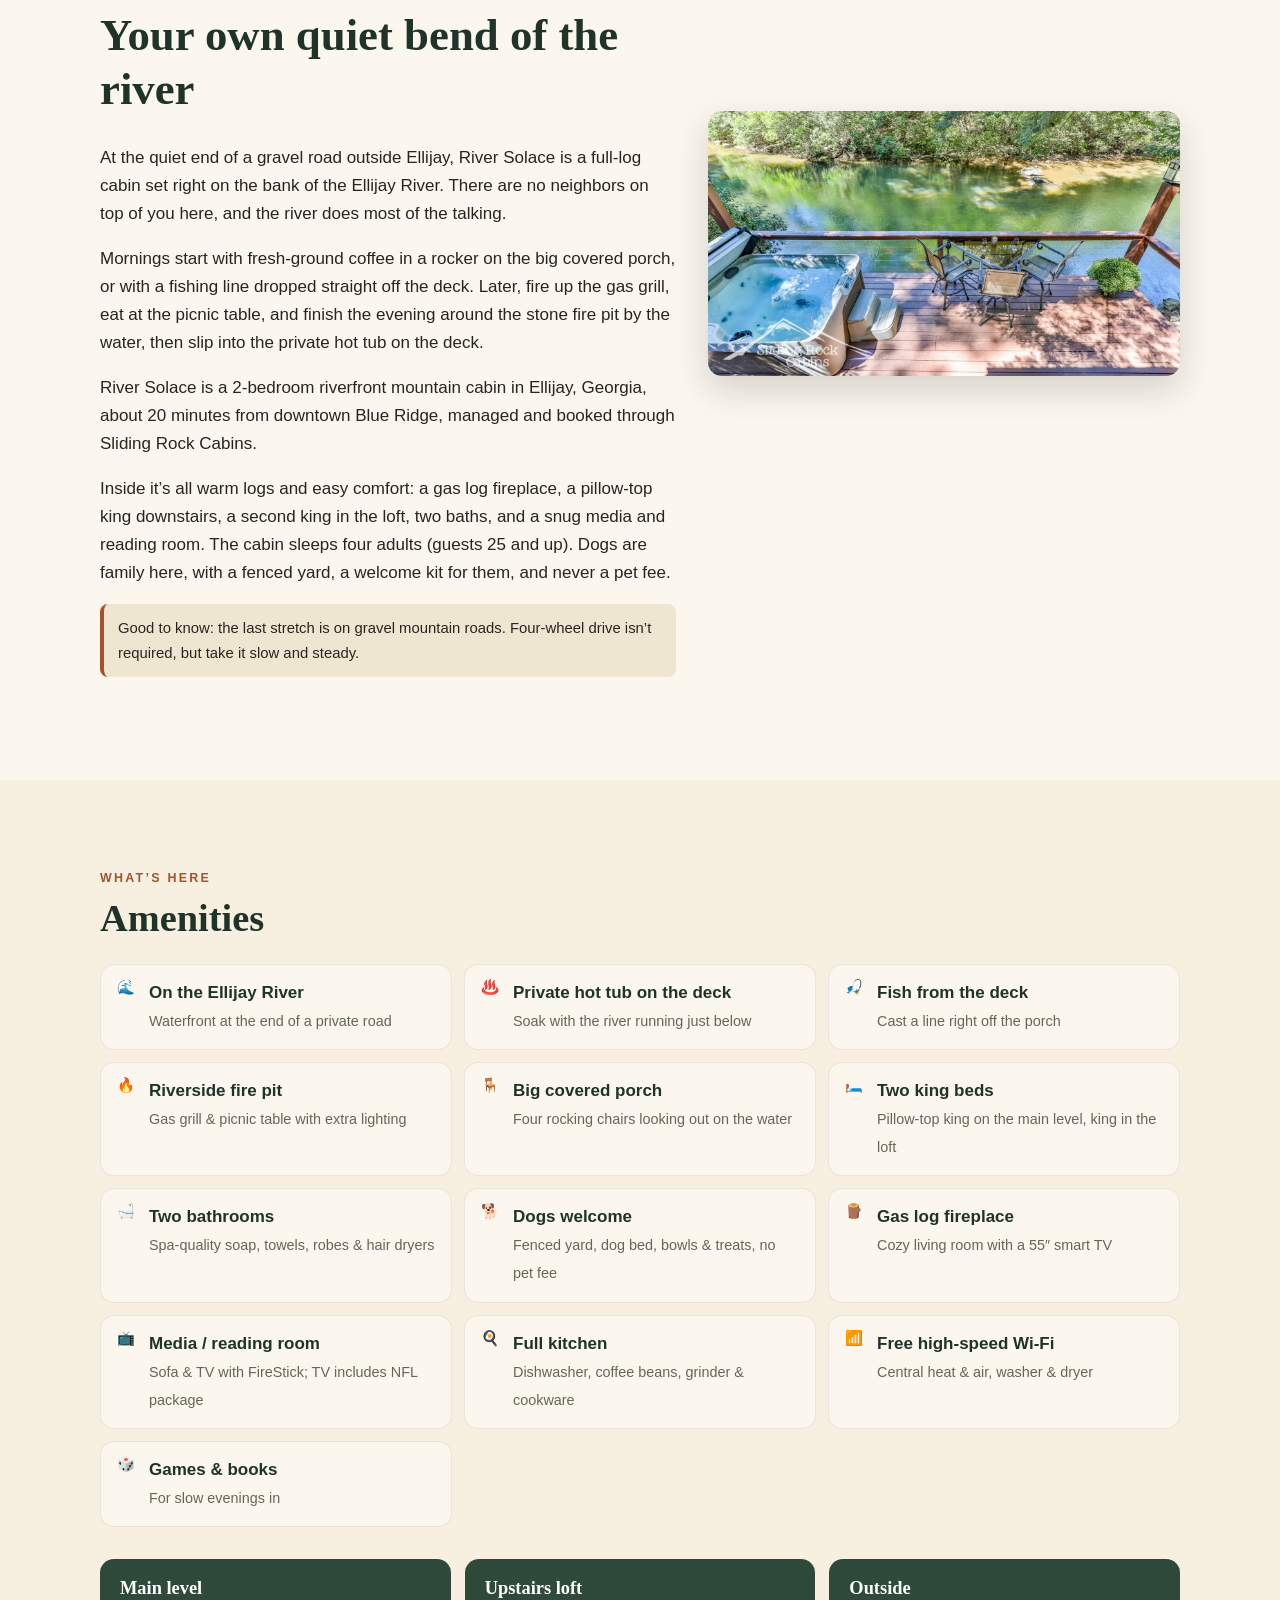
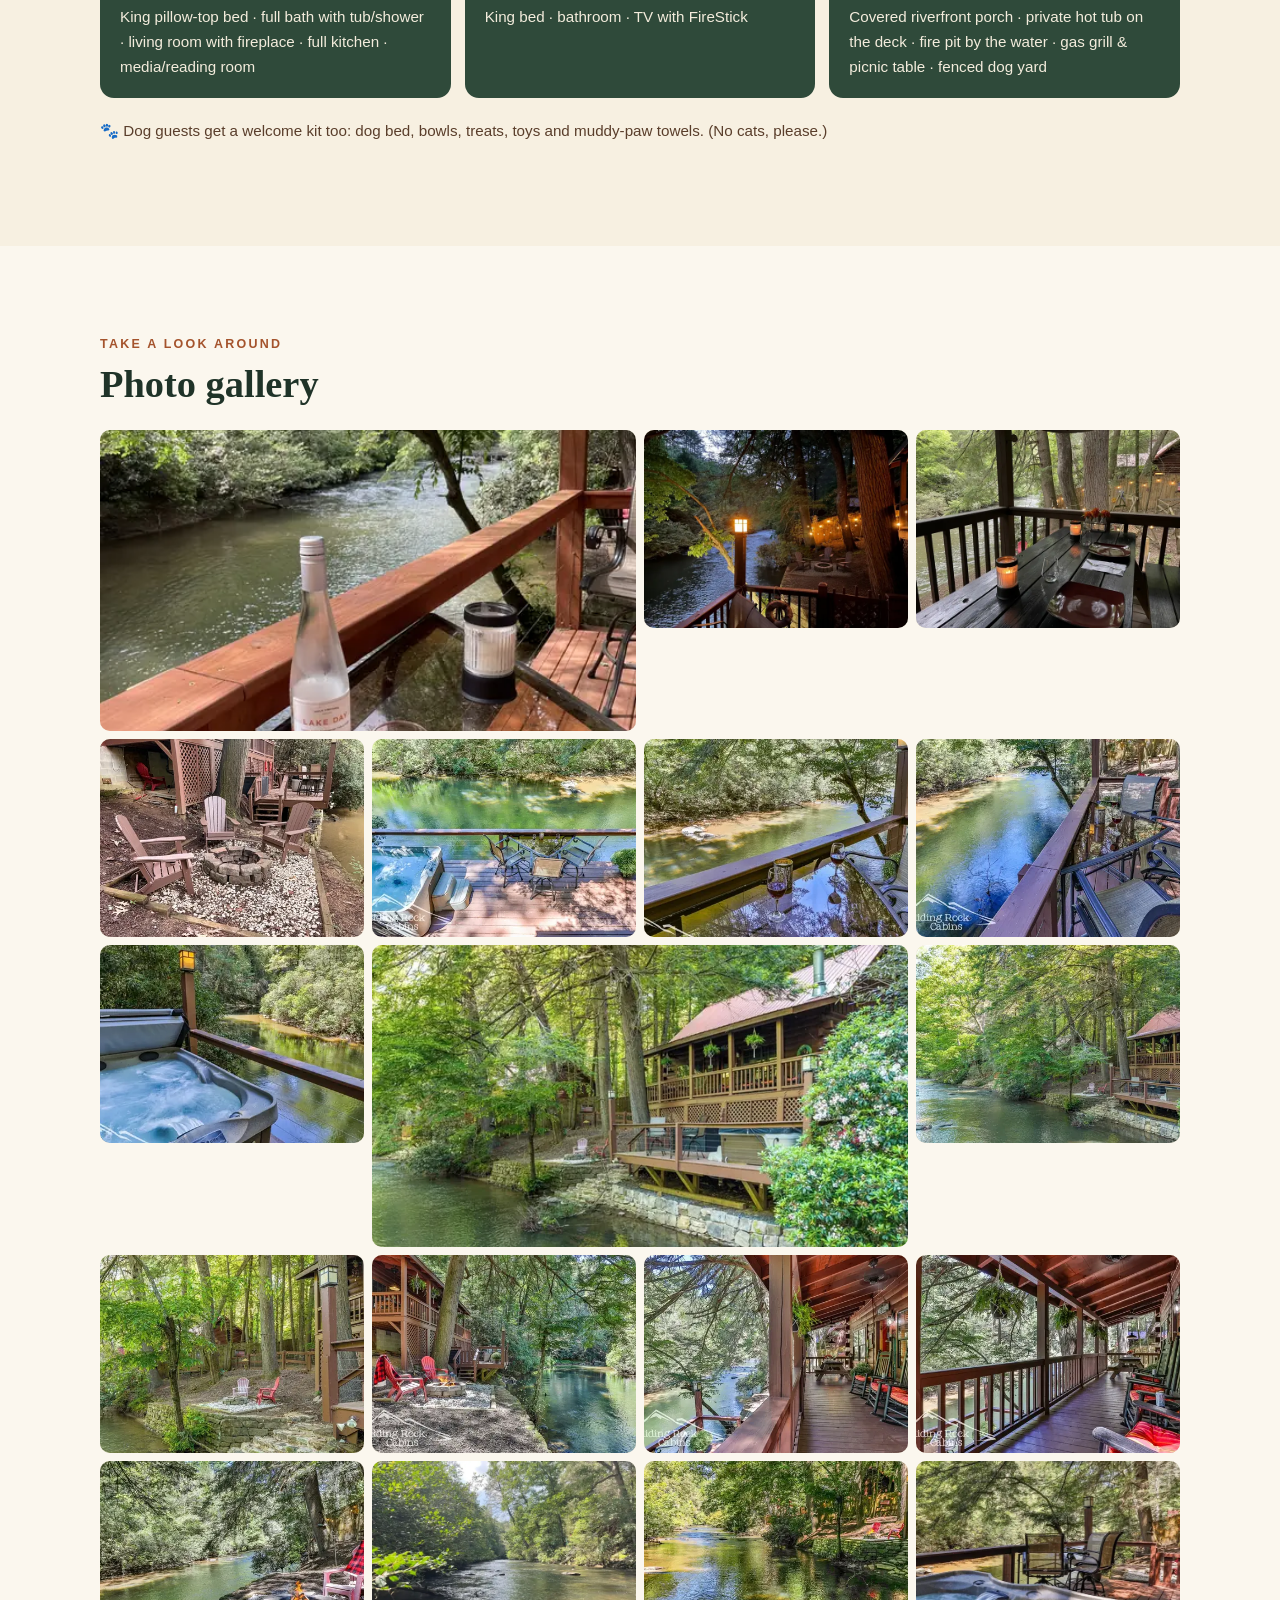
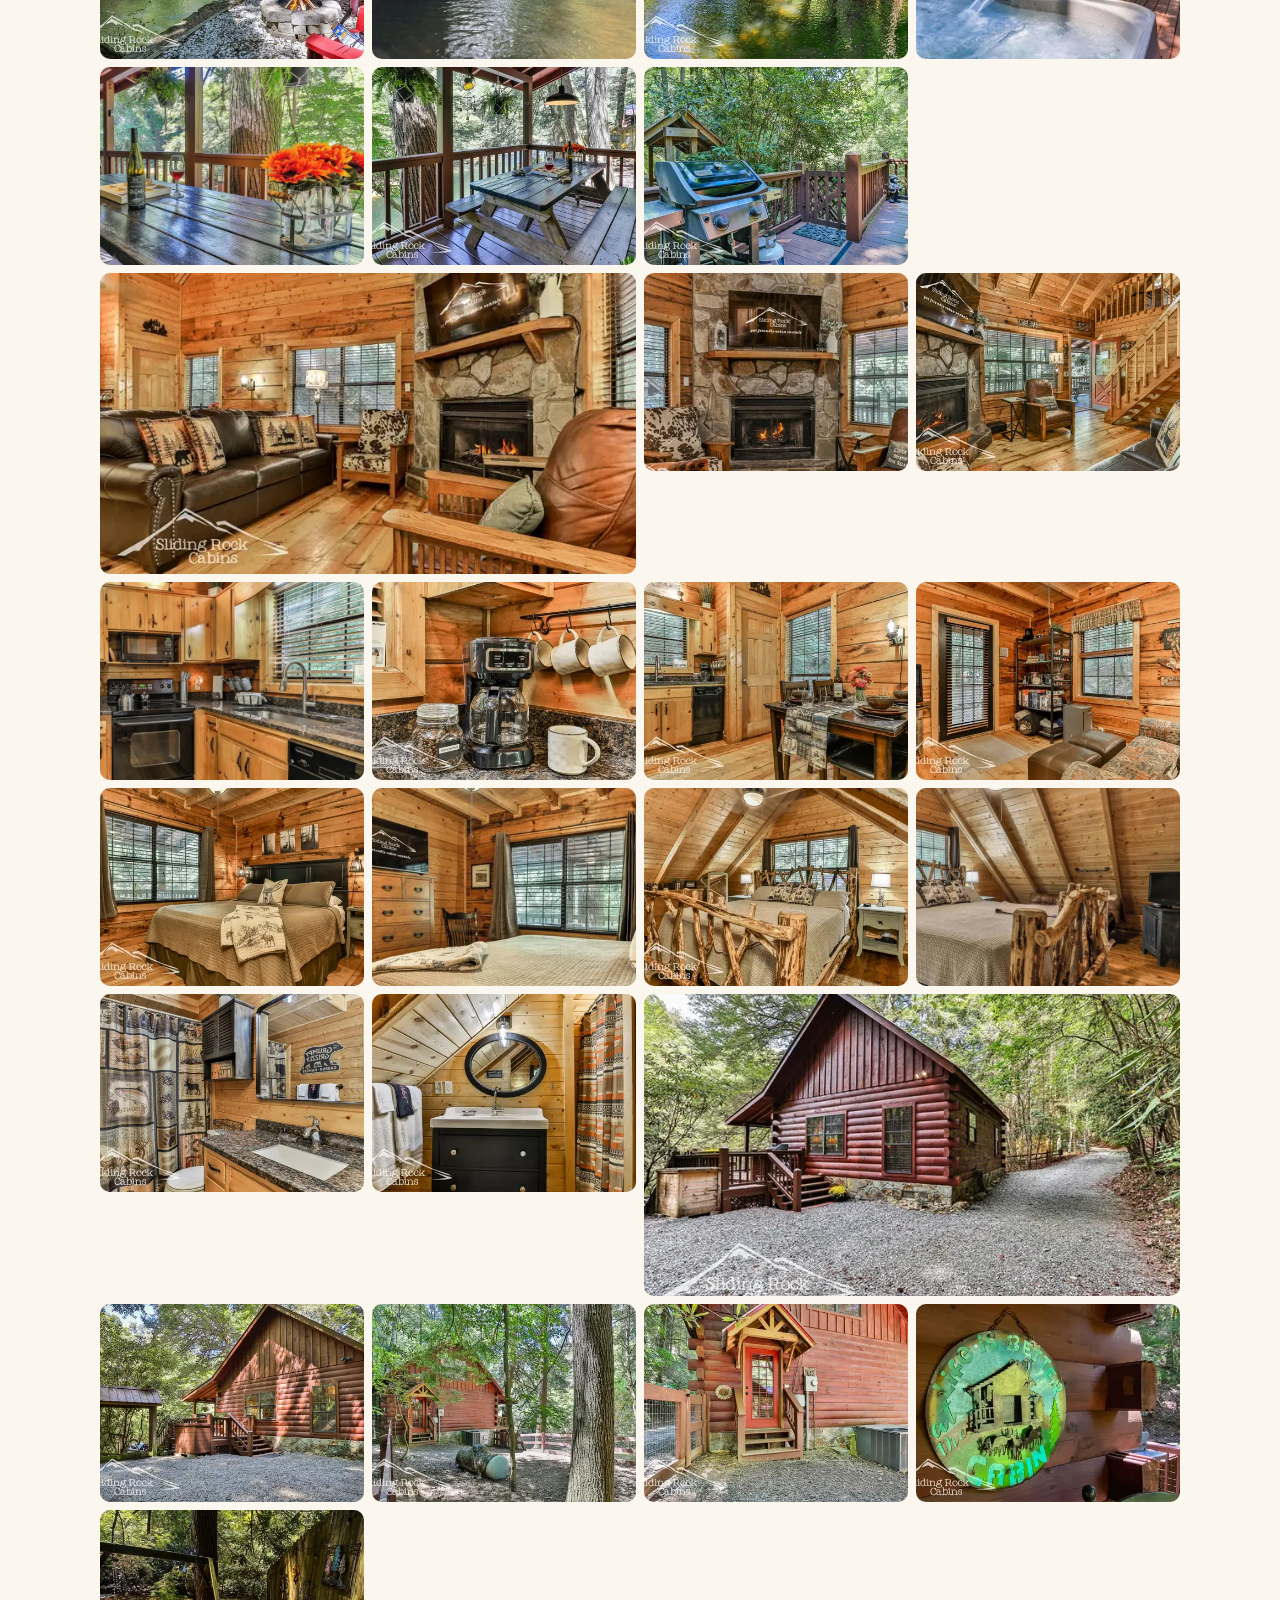
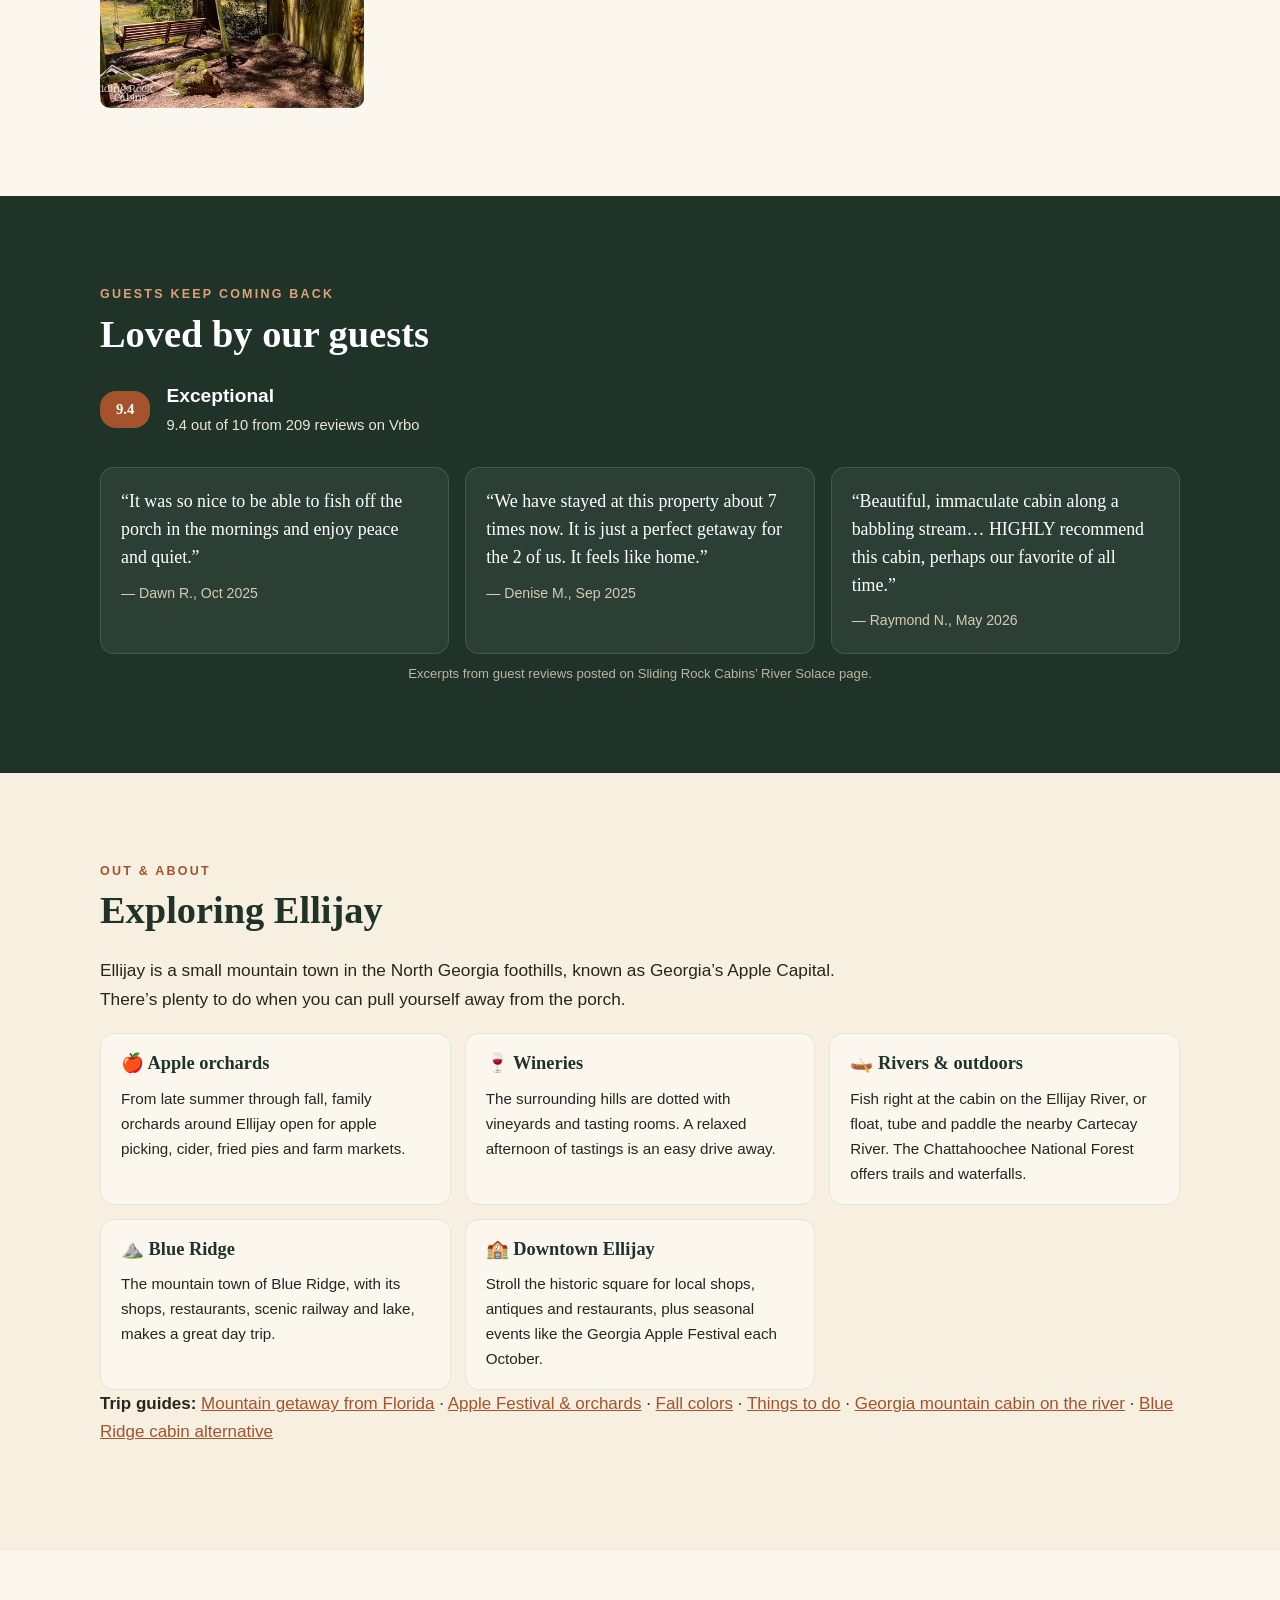
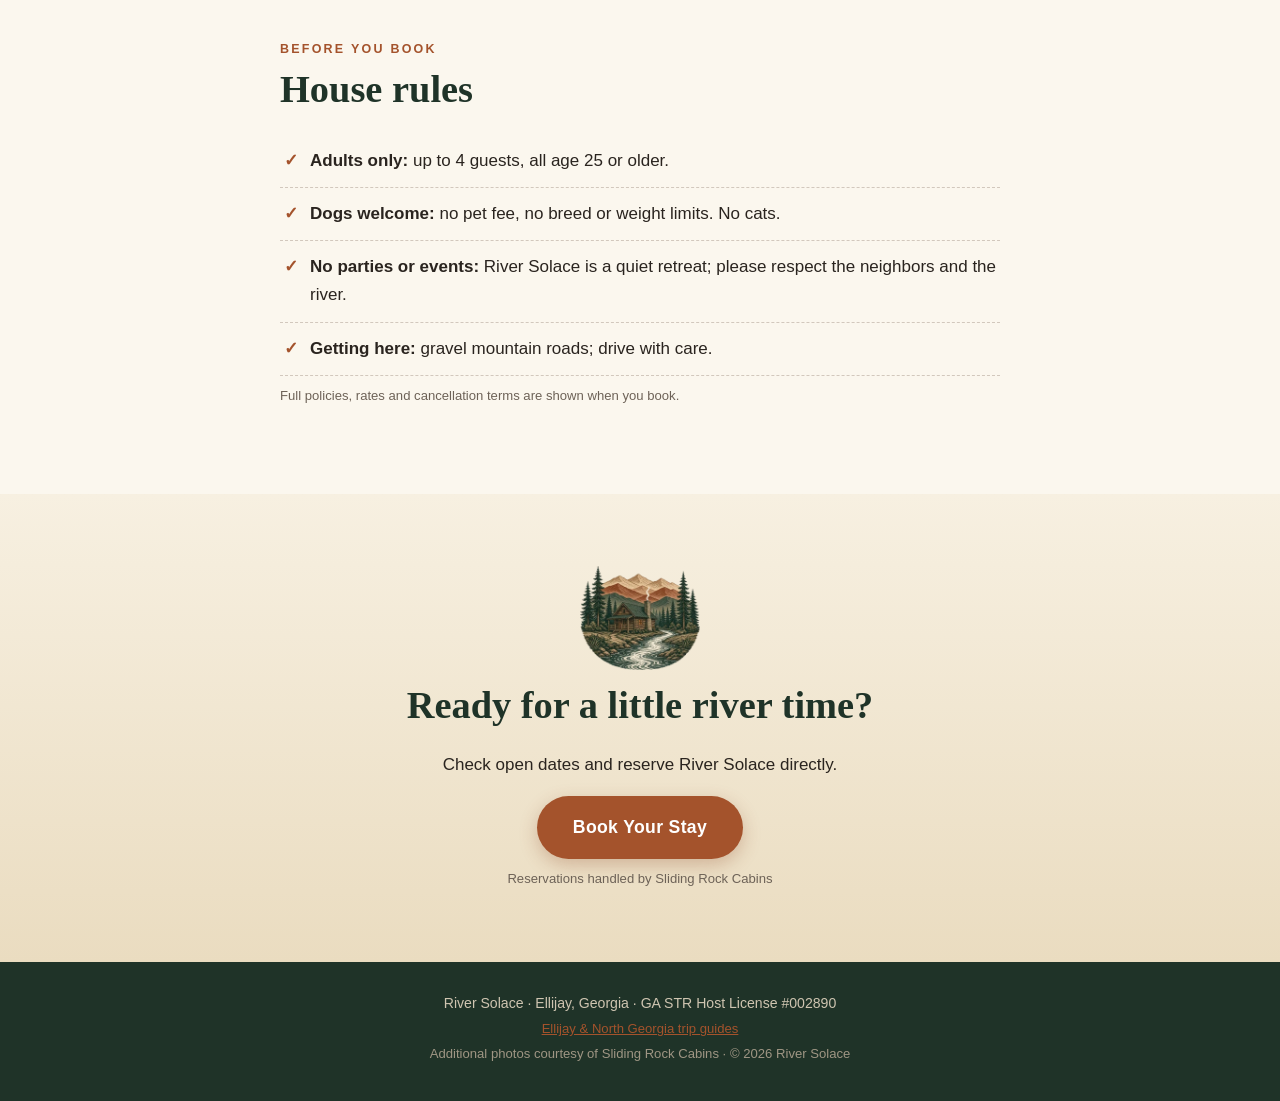
<file: thank-you/index.html>
<!doctype html><html lang="en"><head><meta charset="utf-8"><title>River Solace</title><meta name="robots" content="noindex"><link rel="canonical" href="https://stayatriversolace.com/"><meta http-equiv="refresh" content="0; url=/#offer"><script>location.replace('/'+location.search+'#offer');</script><!-- Google tag (gtag.js) -->
<script async src="https://www.googletagmanager.com/gtag/js?id=AW-18543738811"></script>
<script>
  window.dataLayer = window.dataLayer || [];
  function gtag(){dataLayer.push(arguments);}
  gtag('js', new Date());
  gtag('config', 'AW-18543738811');
</script>
<script>
  document.addEventListener('click', function(e){
    var a = e.target.closest && e.target.closest('a[href*="slidingrockcabins.com"]');
    if (!a) return;
    gtag('event', 'conversion', {'send_to': 'AW-18543738811/rp2GCLCiiK8dELv_q4pF', 'value': 1.0, 'currency': 'USD', 'transport_type': 'beacon'});
  }, true);
</script>
</head><body><p><a href="/#offer">Continue to River Solace</a></p></body></html>
</file>
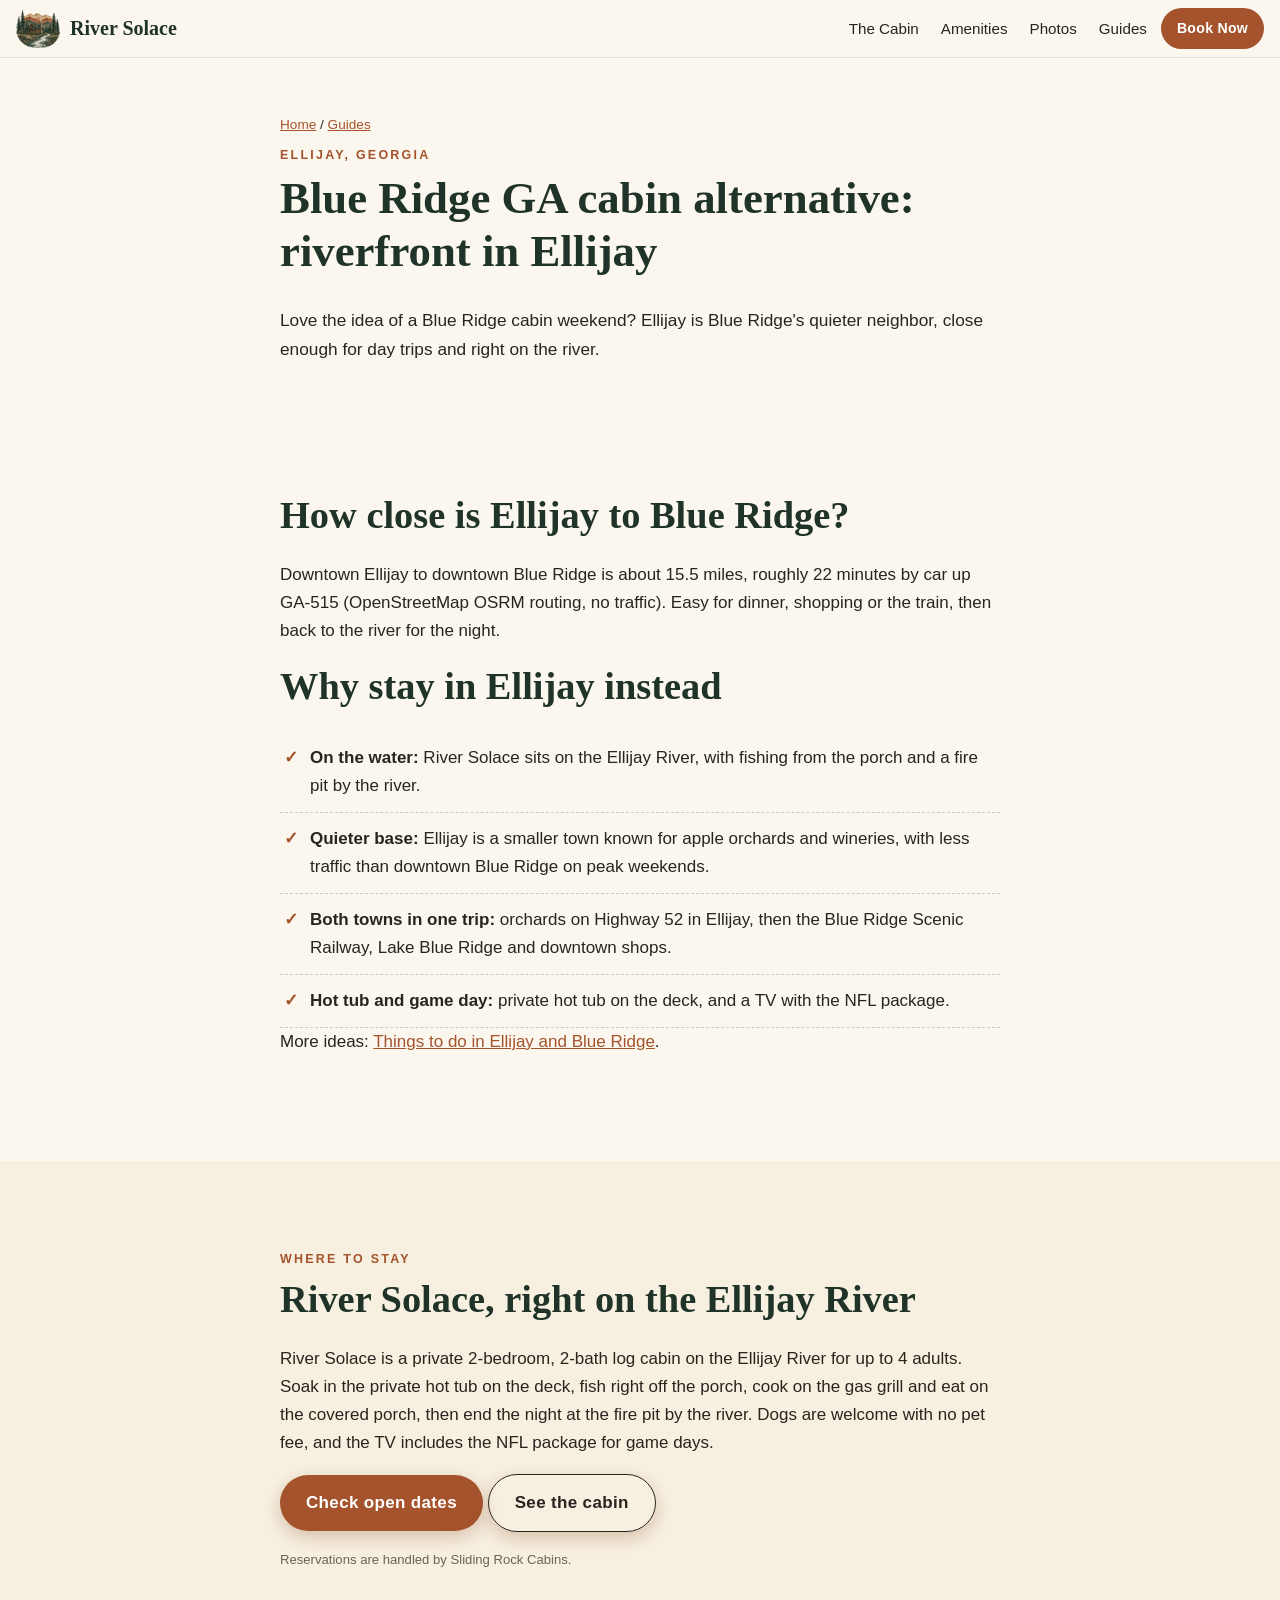
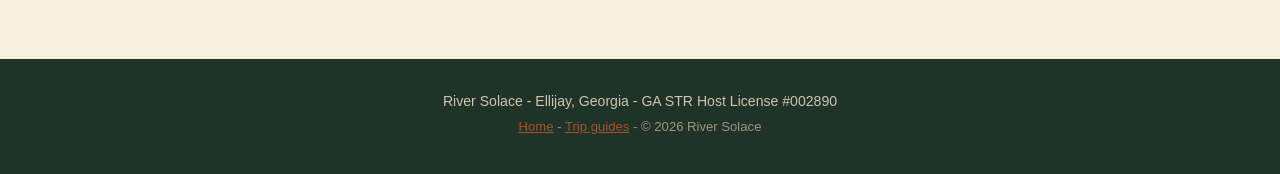
<file: guides/blue-ridge-ga-cabin-alternative-ellijay/index.html>
<!doctype html>
<html lang="en">
<head>
<meta charset="utf-8">
<meta name="viewport" content="width=device-width, initial-scale=1, viewport-fit=cover">
<meta name="robots" content="index, follow, max-image-preview:large">
<title>Blue Ridge GA Cabin Alternative: Riverfront in Ellijay | River Solace</title>
<meta name="description" content="Searching for Blue Ridge, GA cabins? River Solace is a riverfront cabin in Ellijay, about 15 miles and 22 minutes from Blue Ridge, with a private hot tub and fire pit by the river.">
<link rel="canonical" href="https://stayatriversolace.com/guides/blue-ridge-ga-cabin-alternative-ellijay/">
<meta name="theme-color" content="#2f4a3a">
<meta property="og:type" content="article">
<meta property="og:site_name" content="River Solace">
<meta property="og:title" content="Blue Ridge GA Cabin Alternative: Riverfront in Ellijay | River Solace">
<meta property="og:description" content="Searching for Blue Ridge, GA cabins? River Solace is a riverfront cabin in Ellijay, about 15 miles and 22 minutes from Blue Ridge, with a private hot tub and fire pit by the river.">
<meta property="og:url" content="https://stayatriversolace.com/guides/blue-ridge-ga-cabin-alternative-ellijay/">
<meta property="og:image" content="https://stayatriversolace.com/img/og-image.jpg">
<meta property="og:image:alt" content="River Solace log cabin on the bank of the Ellijay River">
<meta name="twitter:card" content="summary_large_image">
<meta name="twitter:image" content="https://stayatriversolace.com/img/og-image.jpg">
<link rel="icon" href="/logo/favicon.ico" sizes="any">
<link rel="apple-touch-icon" href="/logo/apple-touch-icon.png">
<link rel="stylesheet" href="/styles.css">
<style>.table-wrap{overflow-x:auto}.drive{width:100%;border-collapse:collapse;margin:12px 0}.drive th,.drive td{text-align:left;padding:8px 10px;border-bottom:1px solid rgba(90,62,43,.15)}.btn-ghost{background:transparent;color:inherit;border:1px solid currentColor}.crumbs{font-size:.85rem;margin-bottom:.6em}.guide-hero{padding:56px 0 24px}</style>
<script type="application/ld+json">{"@context": "https://schema.org", "@type": "Article", "headline": "Blue Ridge GA cabin alternative: riverfront in Ellijay", "description": "Searching for Blue Ridge, GA cabins? River Solace is a riverfront cabin in Ellijay, about 15 miles and 22 minutes from Blue Ridge, with a private hot tub and fire pit by the river.", "url": "https://stayatriversolace.com/guides/blue-ridge-ga-cabin-alternative-ellijay/", "image": "https://stayatriversolace.com/img/og-image.jpg", "dateModified": "2026-10-23", "author": {"@type": "Organization", "name": "River Solace"}, "publisher": {"@type": "Organization", "name": "River Solace", "url": "https://stayatriversolace.com/"}}</script><script type="application/ld+json">{"@context": "https://schema.org", "@type": "BreadcrumbList", "itemListElement": [{"@type": "ListItem", "position": 1, "name": "Home", "item": "https://stayatriversolace.com/"}, {"@type": "ListItem", "position": 2, "name": "Guides", "item": "https://stayatriversolace.com/guides/"}, {"@type": "ListItem", "position": 3, "name": "Blue Ridge cabin alternative", "item": "https://stayatriversolace.com/guides/blue-ridge-ga-cabin-alternative-ellijay/"}]}</script>
<!-- Google tag (gtag.js) -->
<script async src="https://www.googletagmanager.com/gtag/js?id=AW-18543738811"></script>
<script>
  window.dataLayer = window.dataLayer || [];
  function gtag(){dataLayer.push(arguments);}
  gtag('js', new Date());
  gtag('config', 'AW-18543738811');
</script>
<script>
  document.addEventListener('click', function(e){
    var a = e.target.closest && e.target.closest('a[href*="slidingrockcabins.com"]');
    if (!a) return;
    gtag('event', 'conversion', {'send_to': 'AW-18543738811/rp2GCLCiiK8dELv_q4pF', 'value': 1.0, 'currency': 'USD', 'transport_type': 'beacon'});
  }, true);
</script>
</head>
<body>
<header class="topbar" id="top">
  <a class="brand" href="/" aria-label="River Solace home"><img src="/logo/logo-emblem-256.webp" alt="River Solace logo" width="44" height="38"><span>River Solace</span></a>
  <nav class="nav" aria-label="Sections"><a href="/#stay">The Cabin</a><a href="/#amenities">Amenities</a><a href="/#gallery">Photos</a><a href="/guides/">Guides</a></nav>
  <a class="btn btn-sm" href="https://slidingrockcabins.com/property-item/river-solace-pet-friendly-adults-only-riverfront-cabin-rental/" target="_blank" rel="noopener">Book Now</a>
</header>
<main>
<section class="section guide-hero"><div class="wrap narrow"><p class="crumbs"><a href="/">Home</a> / <a href="/guides/">Guides</a></p><p class="eyebrow">Ellijay, Georgia</p><h1>Blue Ridge GA cabin alternative: riverfront in Ellijay</h1><p class="lead">Love the idea of a Blue Ridge cabin weekend? Ellijay is Blue Ridge's quieter neighbor, close enough for day trips and right on the river.</p></div></section>
<section class="section"><div class="wrap narrow"><h2>How close is Ellijay to Blue Ridge?</h2>
<p>Downtown Ellijay to downtown Blue Ridge is about 15.5 miles, roughly 22 minutes by car up GA-515 (OpenStreetMap OSRM routing, no traffic). Easy for dinner, shopping or the train, then back to the river for the night.</p>
<h2>Why stay in Ellijay instead</h2>
<ul class="rules"><li><strong>On the water:</strong> River Solace sits on the Ellijay River, with fishing from the porch and a fire pit by the river.</li>
<li><strong>Quieter base:</strong> Ellijay is a smaller town known for apple orchards and wineries, with less traffic than downtown Blue Ridge on peak weekends.</li>
<li><strong>Both towns in one trip:</strong> orchards on Highway 52 in Ellijay, then the Blue Ridge Scenic Railway, Lake Blue Ridge and downtown shops.</li>
<li><strong>Hot tub and game day:</strong> private hot tub on the deck, and a TV with the NFL package.</li></ul>
<p>More ideas: <a href="/guides/things-to-do-ellijay-blue-ridge/">Things to do in Ellijay and Blue Ridge</a>.</p></div></section>
<section class="section alt"><div class="wrap narrow"><p class="eyebrow">Where to stay</p><h2>River Solace, right on the Ellijay River</h2>
<p>River Solace is a private 2-bedroom, 2-bath log cabin on the Ellijay River for up to 4 adults. Soak in the private hot tub on the deck, fish right off the porch, cook on the gas grill and eat on the covered porch, then end the night at the fire pit by the river. Dogs are welcome with no pet fee, and the TV includes the NFL package for game days.</p>
<p><a class="btn" href="https://slidingrockcabins.com/property-item/river-solace-pet-friendly-adults-only-riverfront-cabin-rental/" target="_blank" rel="noopener">Check open dates</a> <a class="btn btn-ghost" href="/">See the cabin</a></p>
<p class="fine">Reservations are handled by Sliding Rock Cabins.</p></div></section>
</main>
<footer class="footer">
  <p>River Solace - Ellijay, Georgia - GA STR Host License #002890</p>
  <p class="fine"><a href="/">Home</a> - <a href="/guides/">Trip guides</a> - &copy; 2026 River Solace</p>
</footer>
<div class="mobile-book"><a class="btn btn-block" href="https://slidingrockcabins.com/property-item/river-solace-pet-friendly-adults-only-riverfront-cabin-rental/" target="_blank" rel="noopener">Check Availability</a></div>
</body>
</html>
</file>
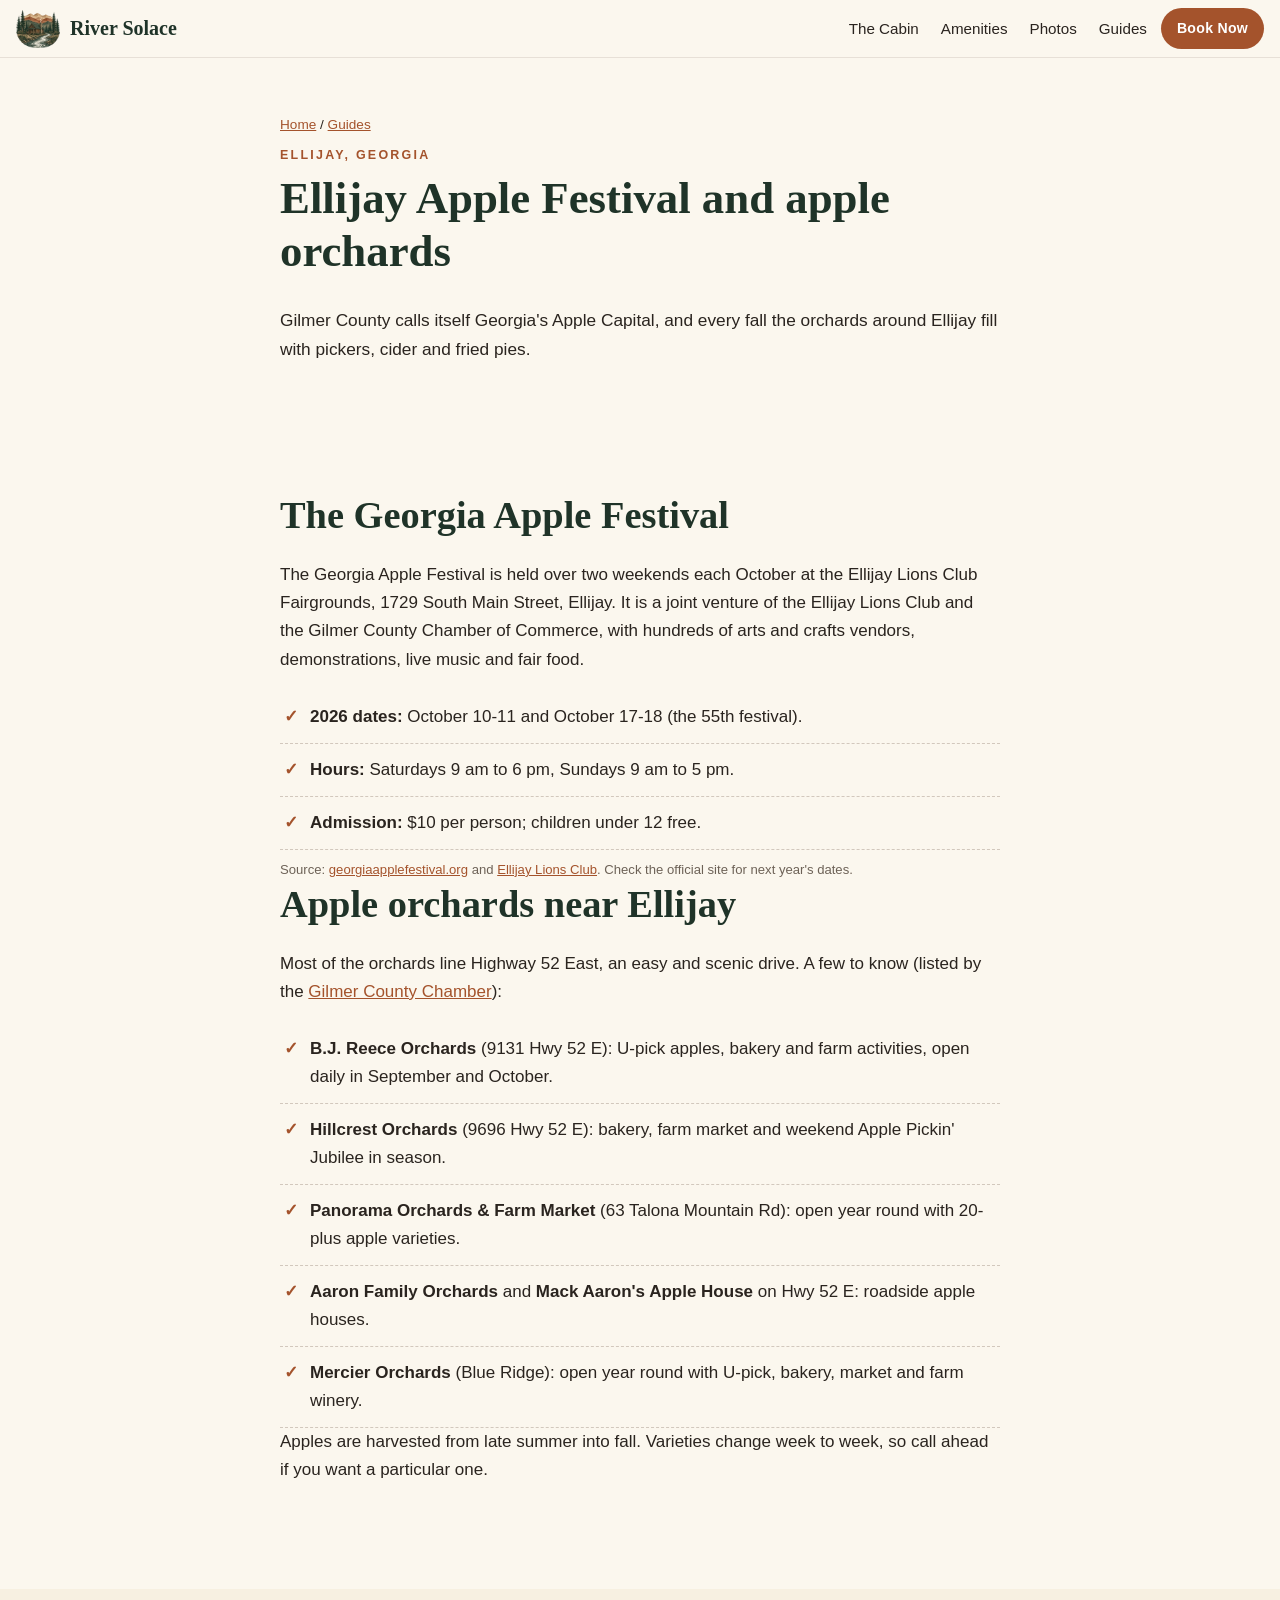
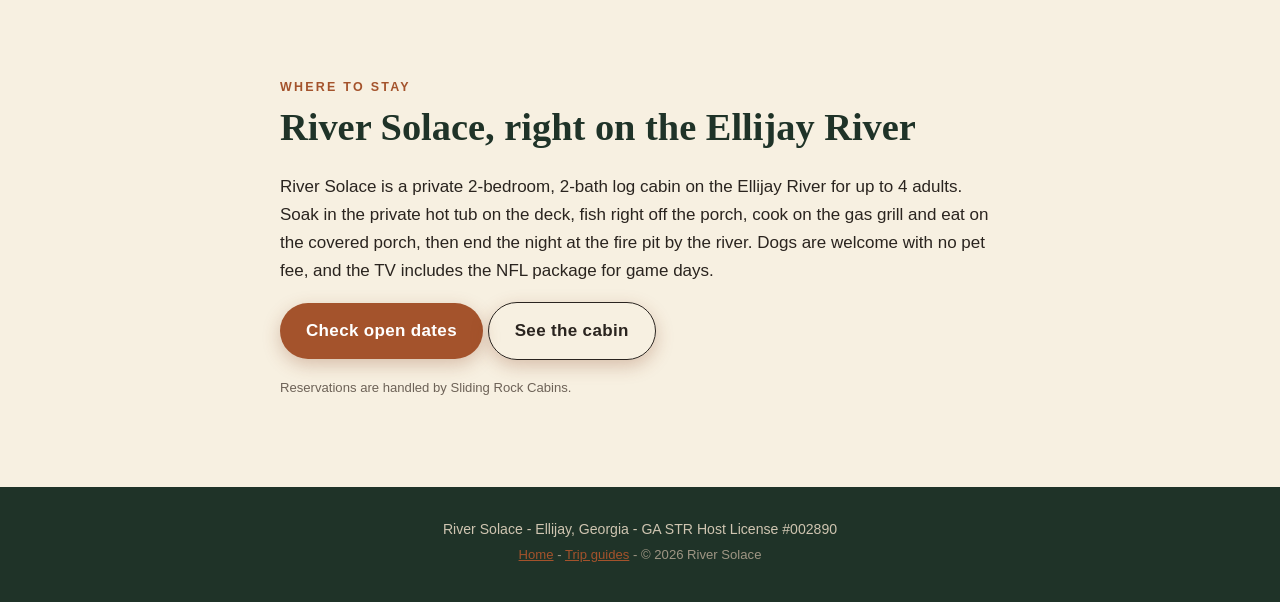
<file: guides/ellijay-apple-festival-orchards/index.html>
<!doctype html>
<html lang="en">
<head>
<meta charset="utf-8">
<meta name="viewport" content="width=device-width, initial-scale=1, viewport-fit=cover">
<meta name="robots" content="index, follow, max-image-preview:large">
<title>Ellijay Apple Festival &amp; Apple Orchards Guide | River Solace</title>
<meta name="description" content="Georgia Apple Festival in Ellijay: dates, hours and admission, plus the apple orchards on Highway 52 in Georgia's Apple Capital. Stay riverfront at River Solace.">
<link rel="canonical" href="https://stayatriversolace.com/guides/ellijay-apple-festival-orchards/">
<meta name="theme-color" content="#2f4a3a">
<meta property="og:type" content="article">
<meta property="og:site_name" content="River Solace">
<meta property="og:title" content="Ellijay Apple Festival &amp; Apple Orchards Guide | River Solace">
<meta property="og:description" content="Georgia Apple Festival in Ellijay: dates, hours and admission, plus the apple orchards on Highway 52 in Georgia's Apple Capital. Stay riverfront at River Solace.">
<meta property="og:url" content="https://stayatriversolace.com/guides/ellijay-apple-festival-orchards/">
<meta property="og:image" content="https://stayatriversolace.com/img/og-image.jpg">
<meta property="og:image:alt" content="River Solace log cabin on the bank of the Ellijay River">
<meta name="twitter:card" content="summary_large_image">
<meta name="twitter:image" content="https://stayatriversolace.com/img/og-image.jpg">
<link rel="icon" href="/logo/favicon.ico" sizes="any">
<link rel="apple-touch-icon" href="/logo/apple-touch-icon.png">
<link rel="stylesheet" href="/styles.css">
<style>.table-wrap{overflow-x:auto}.drive{width:100%;border-collapse:collapse;margin:12px 0}.drive th,.drive td{text-align:left;padding:8px 10px;border-bottom:1px solid rgba(90,62,43,.15)}.btn-ghost{background:transparent;color:inherit;border:1px solid currentColor}.crumbs{font-size:.85rem;margin-bottom:.6em}.guide-hero{padding:56px 0 24px}</style>
<script type="application/ld+json">{"@context": "https://schema.org", "@type": "Article", "headline": "Ellijay Apple Festival and apple orchards", "description": "Georgia Apple Festival in Ellijay: dates, hours and admission, plus the apple orchards on Highway 52 in Georgia's Apple Capital. Stay riverfront at River Solace.", "url": "https://stayatriversolace.com/guides/ellijay-apple-festival-orchards/", "image": "https://stayatriversolace.com/img/og-image.jpg", "dateModified": "2026-10-23", "author": {"@type": "Organization", "name": "River Solace"}, "publisher": {"@type": "Organization", "name": "River Solace", "url": "https://stayatriversolace.com/"}}</script><script type="application/ld+json">{"@context": "https://schema.org", "@type": "BreadcrumbList", "itemListElement": [{"@type": "ListItem", "position": 1, "name": "Home", "item": "https://stayatriversolace.com/"}, {"@type": "ListItem", "position": 2, "name": "Guides", "item": "https://stayatriversolace.com/guides/"}, {"@type": "ListItem", "position": 3, "name": "Apple Festival & orchards", "item": "https://stayatriversolace.com/guides/ellijay-apple-festival-orchards/"}]}</script>
<!-- Google tag (gtag.js) -->
<script async src="https://www.googletagmanager.com/gtag/js?id=AW-18543738811"></script>
<script>
  window.dataLayer = window.dataLayer || [];
  function gtag(){dataLayer.push(arguments);}
  gtag('js', new Date());
  gtag('config', 'AW-18543738811');
</script>
<script>
  document.addEventListener('click', function(e){
    var a = e.target.closest && e.target.closest('a[href*="slidingrockcabins.com"]');
    if (!a) return;
    gtag('event', 'conversion', {'send_to': 'AW-18543738811/rp2GCLCiiK8dELv_q4pF', 'value': 1.0, 'currency': 'USD', 'transport_type': 'beacon'});
  }, true);
</script>
</head>
<body>
<header class="topbar" id="top">
  <a class="brand" href="/" aria-label="River Solace home"><img src="/logo/logo-emblem-256.webp" alt="River Solace logo" width="44" height="38"><span>River Solace</span></a>
  <nav class="nav" aria-label="Sections"><a href="/#stay">The Cabin</a><a href="/#amenities">Amenities</a><a href="/#gallery">Photos</a><a href="/guides/">Guides</a></nav>
  <a class="btn btn-sm" href="https://slidingrockcabins.com/property-item/river-solace-pet-friendly-adults-only-riverfront-cabin-rental/" target="_blank" rel="noopener">Book Now</a>
</header>
<main>
<section class="section guide-hero"><div class="wrap narrow"><p class="crumbs"><a href="/">Home</a> / <a href="/guides/">Guides</a></p><p class="eyebrow">Ellijay, Georgia</p><h1>Ellijay Apple Festival and apple orchards</h1><p class="lead">Gilmer County calls itself Georgia's Apple Capital, and every fall the orchards around Ellijay fill with pickers, cider and fried pies.</p></div></section>
<section class="section"><div class="wrap narrow"><h2>The Georgia Apple Festival</h2>
<p>The Georgia Apple Festival is held over two weekends each October at the Ellijay Lions Club Fairgrounds, 1729 South Main Street, Ellijay. It is a joint venture of the Ellijay Lions Club and the Gilmer County Chamber of Commerce, with hundreds of arts and crafts vendors, demonstrations, live music and fair food.</p>
<ul class="rules"><li><strong>2026 dates:</strong> October 10-11 and October 17-18 (the 55th festival).</li>
<li><strong>Hours:</strong> Saturdays 9 am to 6 pm, Sundays 9 am to 5 pm.</li>
<li><strong>Admission:</strong> $10 per person; children under 12 free.</li></ul>
<p class="fine">Source: <a href="https://www.georgiaapplefestival.org/" rel="noopener">georgiaapplefestival.org</a> and <a href="https://ellijaylionsclub.com/apple-festival" rel="noopener">Ellijay Lions Club</a>. Check the official site for next year's dates.</p>
<h2>Apple orchards near Ellijay</h2>
<p>Most of the orchards line Highway 52 East, an easy and scenic drive. A few to know (listed by the <a href="https://www.gilmerchamber.com/explore-the-ellijays/apple-orchards/" rel="noopener">Gilmer County Chamber</a>):</p>
<ul class="rules"><li><strong>B.J. Reece Orchards</strong> (9131 Hwy 52 E): U-pick apples, bakery and farm activities, open daily in September and October.</li>
<li><strong>Hillcrest Orchards</strong> (9696 Hwy 52 E): bakery, farm market and weekend Apple Pickin' Jubilee in season.</li>
<li><strong>Panorama Orchards &amp; Farm Market</strong> (63 Talona Mountain Rd): open year round with 20-plus apple varieties.</li>
<li><strong>Aaron Family Orchards</strong> and <strong>Mack Aaron's Apple House</strong> on Hwy 52 E: roadside apple houses.</li>
<li><strong>Mercier Orchards</strong> (Blue Ridge): open year round with U-pick, bakery, market and farm winery.</li></ul>
<p>Apples are harvested from late summer into fall. Varieties change week to week, so call ahead if you want a particular one.</p></div></section>
<section class="section alt"><div class="wrap narrow"><p class="eyebrow">Where to stay</p><h2>River Solace, right on the Ellijay River</h2>
<p>River Solace is a private 2-bedroom, 2-bath log cabin on the Ellijay River for up to 4 adults. Soak in the private hot tub on the deck, fish right off the porch, cook on the gas grill and eat on the covered porch, then end the night at the fire pit by the river. Dogs are welcome with no pet fee, and the TV includes the NFL package for game days.</p>
<p><a class="btn" href="https://slidingrockcabins.com/property-item/river-solace-pet-friendly-adults-only-riverfront-cabin-rental/" target="_blank" rel="noopener">Check open dates</a> <a class="btn btn-ghost" href="/">See the cabin</a></p>
<p class="fine">Reservations are handled by Sliding Rock Cabins.</p></div></section>
</main>
<footer class="footer">
  <p>River Solace - Ellijay, Georgia - GA STR Host License #002890</p>
  <p class="fine"><a href="/">Home</a> - <a href="/guides/">Trip guides</a> - &copy; 2026 River Solace</p>
</footer>
<div class="mobile-book"><a class="btn btn-block" href="https://slidingrockcabins.com/property-item/river-solace-pet-friendly-adults-only-riverfront-cabin-rental/" target="_blank" rel="noopener">Check Availability</a></div>
</body>
</html>
</file>
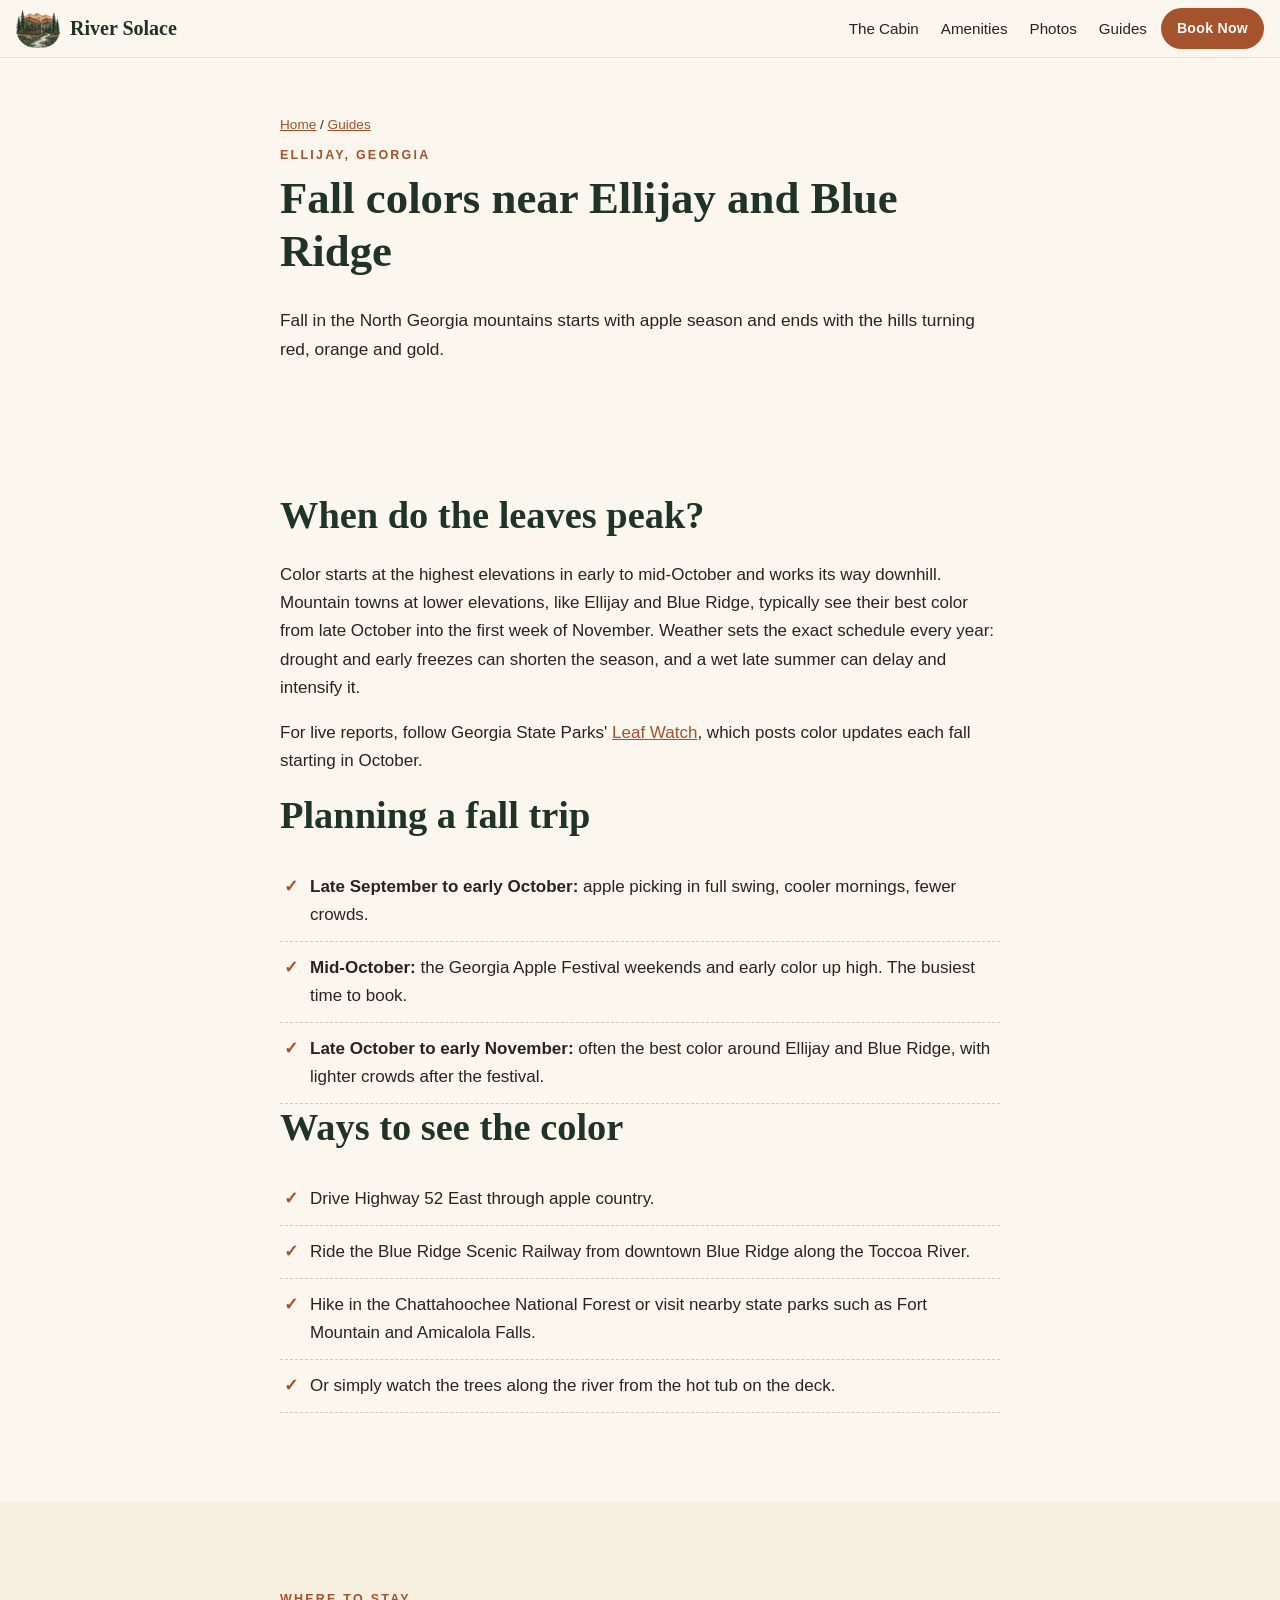
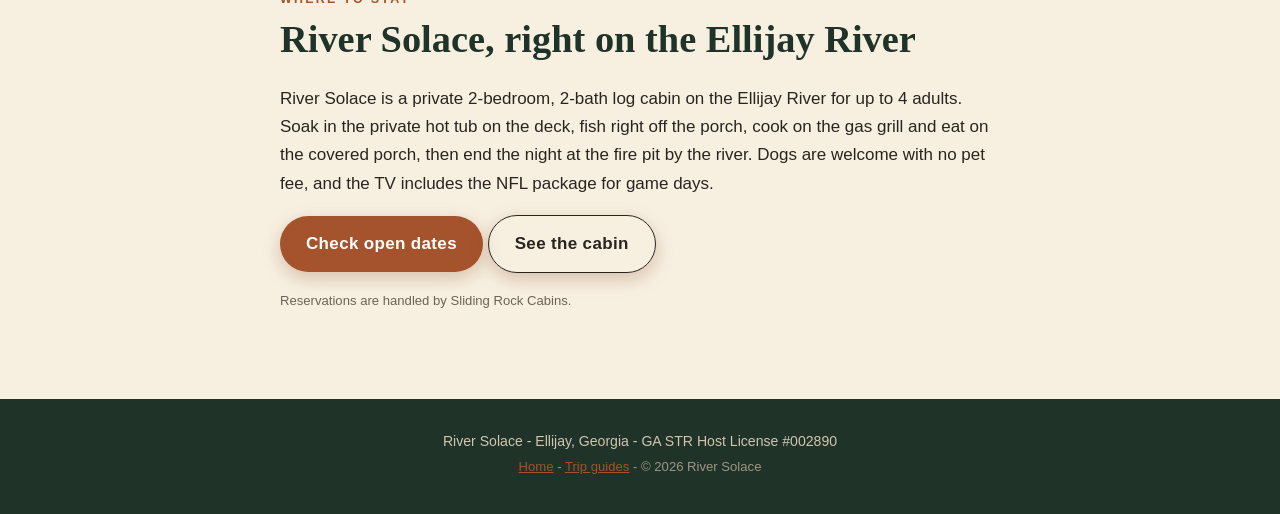
<file: guides/fall-colors-ellijay/index.html>
<!doctype html>
<html lang="en">
<head>
<meta charset="utf-8">
<meta name="viewport" content="width=device-width, initial-scale=1, viewport-fit=cover">
<meta name="robots" content="index, follow, max-image-preview:large">
<title>Fall Colors near Ellijay &amp; Blue Ridge, GA | When Leaves Peak</title>
<meta name="description" content="When do the leaves peak in North Georgia? A guide to fall color around Ellijay and Blue Ridge, with timing by elevation and where to see it. Cabin with hot tub on the river.">
<link rel="canonical" href="https://stayatriversolace.com/guides/fall-colors-ellijay/">
<meta name="theme-color" content="#2f4a3a">
<meta property="og:type" content="article">
<meta property="og:site_name" content="River Solace">
<meta property="og:title" content="Fall Colors near Ellijay &amp; Blue Ridge, GA | When Leaves Peak">
<meta property="og:description" content="When do the leaves peak in North Georgia? A guide to fall color around Ellijay and Blue Ridge, with timing by elevation and where to see it. Cabin with hot tub on the river.">
<meta property="og:url" content="https://stayatriversolace.com/guides/fall-colors-ellijay/">
<meta property="og:image" content="https://stayatriversolace.com/img/og-image.jpg">
<meta property="og:image:alt" content="River Solace log cabin on the bank of the Ellijay River">
<meta name="twitter:card" content="summary_large_image">
<meta name="twitter:image" content="https://stayatriversolace.com/img/og-image.jpg">
<link rel="icon" href="/logo/favicon.ico" sizes="any">
<link rel="apple-touch-icon" href="/logo/apple-touch-icon.png">
<link rel="stylesheet" href="/styles.css">
<style>.table-wrap{overflow-x:auto}.drive{width:100%;border-collapse:collapse;margin:12px 0}.drive th,.drive td{text-align:left;padding:8px 10px;border-bottom:1px solid rgba(90,62,43,.15)}.btn-ghost{background:transparent;color:inherit;border:1px solid currentColor}.crumbs{font-size:.85rem;margin-bottom:.6em}.guide-hero{padding:56px 0 24px}</style>
<script type="application/ld+json">{"@context": "https://schema.org", "@type": "Article", "headline": "Fall colors near Ellijay and Blue Ridge", "description": "When do the leaves peak in North Georgia? A guide to fall color around Ellijay and Blue Ridge, with timing by elevation and where to see it. Cabin with hot tub on the river.", "url": "https://stayatriversolace.com/guides/fall-colors-ellijay/", "image": "https://stayatriversolace.com/img/og-image.jpg", "dateModified": "2026-10-23", "author": {"@type": "Organization", "name": "River Solace"}, "publisher": {"@type": "Organization", "name": "River Solace", "url": "https://stayatriversolace.com/"}}</script><script type="application/ld+json">{"@context": "https://schema.org", "@type": "BreadcrumbList", "itemListElement": [{"@type": "ListItem", "position": 1, "name": "Home", "item": "https://stayatriversolace.com/"}, {"@type": "ListItem", "position": 2, "name": "Guides", "item": "https://stayatriversolace.com/guides/"}, {"@type": "ListItem", "position": 3, "name": "Fall colors", "item": "https://stayatriversolace.com/guides/fall-colors-ellijay/"}]}</script>
<!-- Google tag (gtag.js) -->
<script async src="https://www.googletagmanager.com/gtag/js?id=AW-18543738811"></script>
<script>
  window.dataLayer = window.dataLayer || [];
  function gtag(){dataLayer.push(arguments);}
  gtag('js', new Date());
  gtag('config', 'AW-18543738811');
</script>
<script>
  document.addEventListener('click', function(e){
    var a = e.target.closest && e.target.closest('a[href*="slidingrockcabins.com"]');
    if (!a) return;
    gtag('event', 'conversion', {'send_to': 'AW-18543738811/rp2GCLCiiK8dELv_q4pF', 'value': 1.0, 'currency': 'USD', 'transport_type': 'beacon'});
  }, true);
</script>
</head>
<body>
<header class="topbar" id="top">
  <a class="brand" href="/" aria-label="River Solace home"><img src="/logo/logo-emblem-256.webp" alt="River Solace logo" width="44" height="38"><span>River Solace</span></a>
  <nav class="nav" aria-label="Sections"><a href="/#stay">The Cabin</a><a href="/#amenities">Amenities</a><a href="/#gallery">Photos</a><a href="/guides/">Guides</a></nav>
  <a class="btn btn-sm" href="https://slidingrockcabins.com/property-item/river-solace-pet-friendly-adults-only-riverfront-cabin-rental/" target="_blank" rel="noopener">Book Now</a>
</header>
<main>
<section class="section guide-hero"><div class="wrap narrow"><p class="crumbs"><a href="/">Home</a> / <a href="/guides/">Guides</a></p><p class="eyebrow">Ellijay, Georgia</p><h1>Fall colors near Ellijay and Blue Ridge</h1><p class="lead">Fall in the North Georgia mountains starts with apple season and ends with the hills turning red, orange and gold.</p></div></section>
<section class="section"><div class="wrap narrow"><h2>When do the leaves peak?</h2>
<p>Color starts at the highest elevations in early to mid-October and works its way downhill. Mountain towns at lower elevations, like Ellijay and Blue Ridge, typically see their best color from late October into the first week of November. Weather sets the exact schedule every year: drought and early freezes can shorten the season, and a wet late summer can delay and intensify it.</p>
<p>For live reports, follow Georgia State Parks' <a href="https://gastateparks.org/LeafWatch" rel="noopener">Leaf Watch</a>, which posts color updates each fall starting in October.</p>
<h2>Planning a fall trip</h2>
<ul class="rules"><li><strong>Late September to early October:</strong> apple picking in full swing, cooler mornings, fewer crowds.</li>
<li><strong>Mid-October:</strong> the Georgia Apple Festival weekends and early color up high. The busiest time to book.</li>
<li><strong>Late October to early November:</strong> often the best color around Ellijay and Blue Ridge, with lighter crowds after the festival.</li></ul>
<h2>Ways to see the color</h2>
<ul class="rules"><li>Drive Highway 52 East through apple country.</li>
<li>Ride the Blue Ridge Scenic Railway from downtown Blue Ridge along the Toccoa River.</li>
<li>Hike in the Chattahoochee National Forest or visit nearby state parks such as Fort Mountain and Amicalola Falls.</li>
<li>Or simply watch the trees along the river from the hot tub on the deck.</li></ul></div></section>
<section class="section alt"><div class="wrap narrow"><p class="eyebrow">Where to stay</p><h2>River Solace, right on the Ellijay River</h2>
<p>River Solace is a private 2-bedroom, 2-bath log cabin on the Ellijay River for up to 4 adults. Soak in the private hot tub on the deck, fish right off the porch, cook on the gas grill and eat on the covered porch, then end the night at the fire pit by the river. Dogs are welcome with no pet fee, and the TV includes the NFL package for game days.</p>
<p><a class="btn" href="https://slidingrockcabins.com/property-item/river-solace-pet-friendly-adults-only-riverfront-cabin-rental/" target="_blank" rel="noopener">Check open dates</a> <a class="btn btn-ghost" href="/">See the cabin</a></p>
<p class="fine">Reservations are handled by Sliding Rock Cabins.</p></div></section>
</main>
<footer class="footer">
  <p>River Solace - Ellijay, Georgia - GA STR Host License #002890</p>
  <p class="fine"><a href="/">Home</a> - <a href="/guides/">Trip guides</a> - &copy; 2026 River Solace</p>
</footer>
<div class="mobile-book"><a class="btn btn-block" href="https://slidingrockcabins.com/property-item/river-solace-pet-friendly-adults-only-riverfront-cabin-rental/" target="_blank" rel="noopener">Check Availability</a></div>
</body>
</html>
</file>
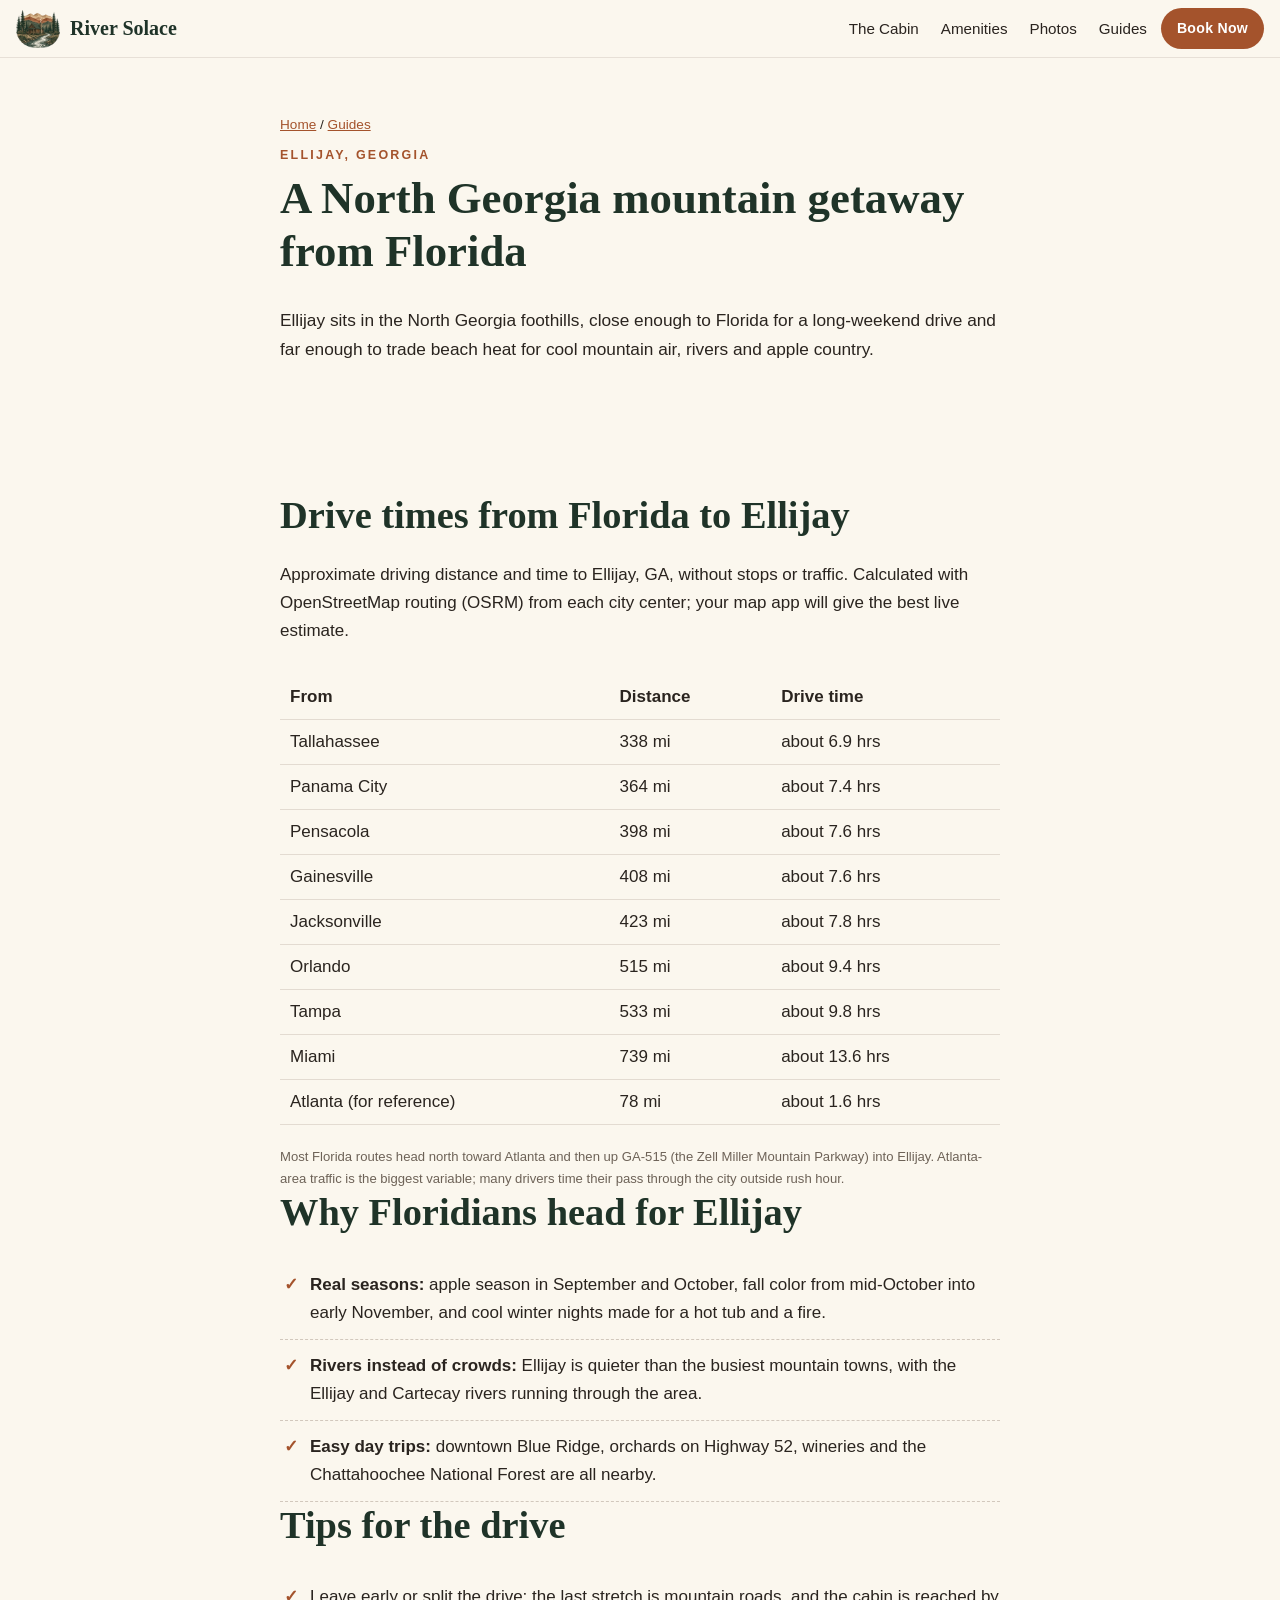
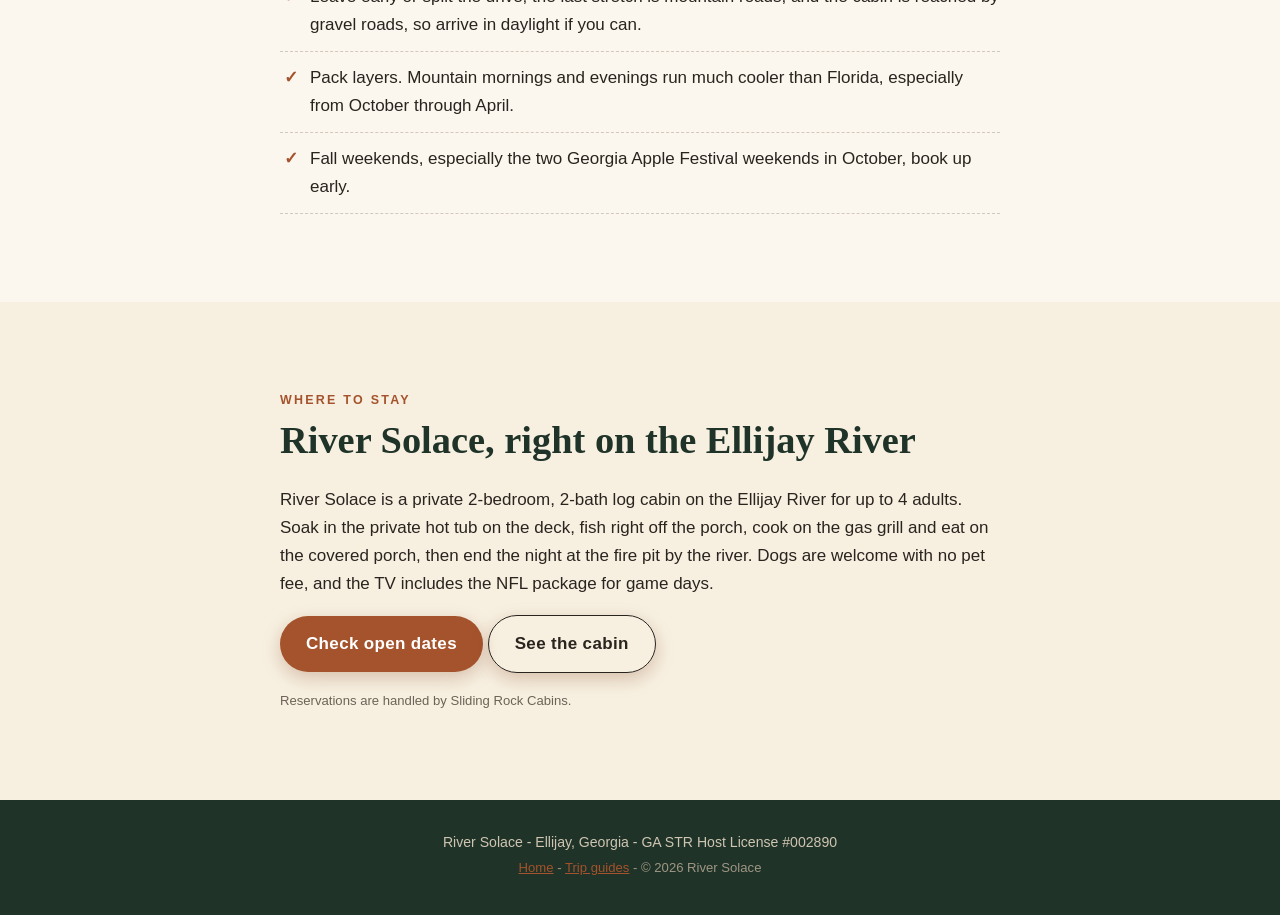
<file: guides/florida-to-north-georgia-mountains/index.html>
<!doctype html>
<html lang="en">
<head>
<meta charset="utf-8">
<meta name="viewport" content="width=device-width, initial-scale=1, viewport-fit=cover">
<meta name="robots" content="index, follow, max-image-preview:large">
<title>North Georgia Mountain Getaway from Florida | River Solace, Ellijay</title>
<meta name="description" content="Driving to the North Georgia mountains from Florida: drive times from Jacksonville, Orlando, Tampa, Tallahassee, Gainesville and the Panhandle to Ellijay, plus trip tips.">
<link rel="canonical" href="https://stayatriversolace.com/guides/florida-to-north-georgia-mountains/">
<meta name="theme-color" content="#2f4a3a">
<meta property="og:type" content="article">
<meta property="og:site_name" content="River Solace">
<meta property="og:title" content="North Georgia Mountain Getaway from Florida | River Solace, Ellijay">
<meta property="og:description" content="Driving to the North Georgia mountains from Florida: drive times from Jacksonville, Orlando, Tampa, Tallahassee, Gainesville and the Panhandle to Ellijay, plus trip tips.">
<meta property="og:url" content="https://stayatriversolace.com/guides/florida-to-north-georgia-mountains/">
<meta property="og:image" content="https://stayatriversolace.com/img/og-image.jpg">
<meta property="og:image:alt" content="River Solace log cabin on the bank of the Ellijay River">
<meta name="twitter:card" content="summary_large_image">
<meta name="twitter:image" content="https://stayatriversolace.com/img/og-image.jpg">
<link rel="icon" href="/logo/favicon.ico" sizes="any">
<link rel="apple-touch-icon" href="/logo/apple-touch-icon.png">
<link rel="stylesheet" href="/styles.css">
<style>.table-wrap{overflow-x:auto}.drive{width:100%;border-collapse:collapse;margin:12px 0}.drive th,.drive td{text-align:left;padding:8px 10px;border-bottom:1px solid rgba(90,62,43,.15)}.btn-ghost{background:transparent;color:inherit;border:1px solid currentColor}.crumbs{font-size:.85rem;margin-bottom:.6em}.guide-hero{padding:56px 0 24px}</style>
<script type="application/ld+json">{"@context": "https://schema.org", "@type": "Article", "headline": "A North Georgia mountain getaway from Florida", "description": "Driving to the North Georgia mountains from Florida: drive times from Jacksonville, Orlando, Tampa, Tallahassee, Gainesville and the Panhandle to Ellijay, plus trip tips.", "url": "https://stayatriversolace.com/guides/florida-to-north-georgia-mountains/", "image": "https://stayatriversolace.com/img/og-image.jpg", "dateModified": "2026-10-23", "author": {"@type": "Organization", "name": "River Solace"}, "publisher": {"@type": "Organization", "name": "River Solace", "url": "https://stayatriversolace.com/"}}</script><script type="application/ld+json">{"@context": "https://schema.org", "@type": "BreadcrumbList", "itemListElement": [{"@type": "ListItem", "position": 1, "name": "Home", "item": "https://stayatriversolace.com/"}, {"@type": "ListItem", "position": 2, "name": "Guides", "item": "https://stayatriversolace.com/guides/"}, {"@type": "ListItem", "position": 3, "name": "Mountain getaway from Florida", "item": "https://stayatriversolace.com/guides/florida-to-north-georgia-mountains/"}]}</script>
<!-- Google tag (gtag.js) -->
<script async src="https://www.googletagmanager.com/gtag/js?id=AW-18543738811"></script>
<script>
  window.dataLayer = window.dataLayer || [];
  function gtag(){dataLayer.push(arguments);}
  gtag('js', new Date());
  gtag('config', 'AW-18543738811');
</script>
<script>
  document.addEventListener('click', function(e){
    var a = e.target.closest && e.target.closest('a[href*="slidingrockcabins.com"]');
    if (!a) return;
    gtag('event', 'conversion', {'send_to': 'AW-18543738811/rp2GCLCiiK8dELv_q4pF', 'value': 1.0, 'currency': 'USD', 'transport_type': 'beacon'});
  }, true);
</script>
</head>
<body>
<header class="topbar" id="top">
  <a class="brand" href="/" aria-label="River Solace home"><img src="/logo/logo-emblem-256.webp" alt="River Solace logo" width="44" height="38"><span>River Solace</span></a>
  <nav class="nav" aria-label="Sections"><a href="/#stay">The Cabin</a><a href="/#amenities">Amenities</a><a href="/#gallery">Photos</a><a href="/guides/">Guides</a></nav>
  <a class="btn btn-sm" href="https://slidingrockcabins.com/property-item/river-solace-pet-friendly-adults-only-riverfront-cabin-rental/" target="_blank" rel="noopener">Book Now</a>
</header>
<main>
<section class="section guide-hero"><div class="wrap narrow"><p class="crumbs"><a href="/">Home</a> / <a href="/guides/">Guides</a></p><p class="eyebrow">Ellijay, Georgia</p><h1>A North Georgia mountain getaway from Florida</h1><p class="lead">Ellijay sits in the North Georgia foothills, close enough to Florida for a long-weekend drive and far enough to trade beach heat for cool mountain air, rivers and apple country.</p></div></section>
<section class="section"><div class="wrap narrow"><h2>Drive times from Florida to Ellijay</h2>
<p>Approximate driving distance and time to Ellijay, GA, without stops or traffic. Calculated with OpenStreetMap routing (OSRM) from each city center; your map app will give the best live estimate.</p>
<div class="table-wrap"><table class="drive"><thead><tr><th>From</th><th>Distance</th><th>Drive time</th></tr></thead><tbody><tr><td>Tallahassee</td><td>338 mi</td><td>about 6.9 hrs</td></tr><tr><td>Panama City</td><td>364 mi</td><td>about 7.4 hrs</td></tr><tr><td>Pensacola</td><td>398 mi</td><td>about 7.6 hrs</td></tr><tr><td>Gainesville</td><td>408 mi</td><td>about 7.6 hrs</td></tr><tr><td>Jacksonville</td><td>423 mi</td><td>about 7.8 hrs</td></tr><tr><td>Orlando</td><td>515 mi</td><td>about 9.4 hrs</td></tr><tr><td>Tampa</td><td>533 mi</td><td>about 9.8 hrs</td></tr><tr><td>Miami</td><td>739 mi</td><td>about 13.6 hrs</td></tr><tr><td>Atlanta (for reference)</td><td>78 mi</td><td>about 1.6 hrs</td></tr></tbody></table></div>
<p class="fine">Most Florida routes head north toward Atlanta and then up GA-515 (the Zell Miller Mountain Parkway) into Ellijay. Atlanta-area traffic is the biggest variable; many drivers time their pass through the city outside rush hour.</p>
<h2>Why Floridians head for Ellijay</h2>
<ul class="rules"><li><strong>Real seasons:</strong> apple season in September and October, fall color from mid-October into early November, and cool winter nights made for a hot tub and a fire.</li>
<li><strong>Rivers instead of crowds:</strong> Ellijay is quieter than the busiest mountain towns, with the Ellijay and Cartecay rivers running through the area.</li>
<li><strong>Easy day trips:</strong> downtown Blue Ridge, orchards on Highway 52, wineries and the Chattahoochee National Forest are all nearby.</li></ul>
<h2>Tips for the drive</h2>
<ul class="rules"><li>Leave early or split the drive; the last stretch is mountain roads, and the cabin is reached by gravel roads, so arrive in daylight if you can.</li>
<li>Pack layers. Mountain mornings and evenings run much cooler than Florida, especially from October through April.</li>
<li>Fall weekends, especially the two Georgia Apple Festival weekends in October, book up early.</li></ul></div></section>
<section class="section alt"><div class="wrap narrow"><p class="eyebrow">Where to stay</p><h2>River Solace, right on the Ellijay River</h2>
<p>River Solace is a private 2-bedroom, 2-bath log cabin on the Ellijay River for up to 4 adults. Soak in the private hot tub on the deck, fish right off the porch, cook on the gas grill and eat on the covered porch, then end the night at the fire pit by the river. Dogs are welcome with no pet fee, and the TV includes the NFL package for game days.</p>
<p><a class="btn" href="https://slidingrockcabins.com/property-item/river-solace-pet-friendly-adults-only-riverfront-cabin-rental/" target="_blank" rel="noopener">Check open dates</a> <a class="btn btn-ghost" href="/">See the cabin</a></p>
<p class="fine">Reservations are handled by Sliding Rock Cabins.</p></div></section>
</main>
<footer class="footer">
  <p>River Solace - Ellijay, Georgia - GA STR Host License #002890</p>
  <p class="fine"><a href="/">Home</a> - <a href="/guides/">Trip guides</a> - &copy; 2026 River Solace</p>
</footer>
<div class="mobile-book"><a class="btn btn-block" href="https://slidingrockcabins.com/property-item/river-solace-pet-friendly-adults-only-riverfront-cabin-rental/" target="_blank" rel="noopener">Check Availability</a></div>
</body>
</html>
</file>
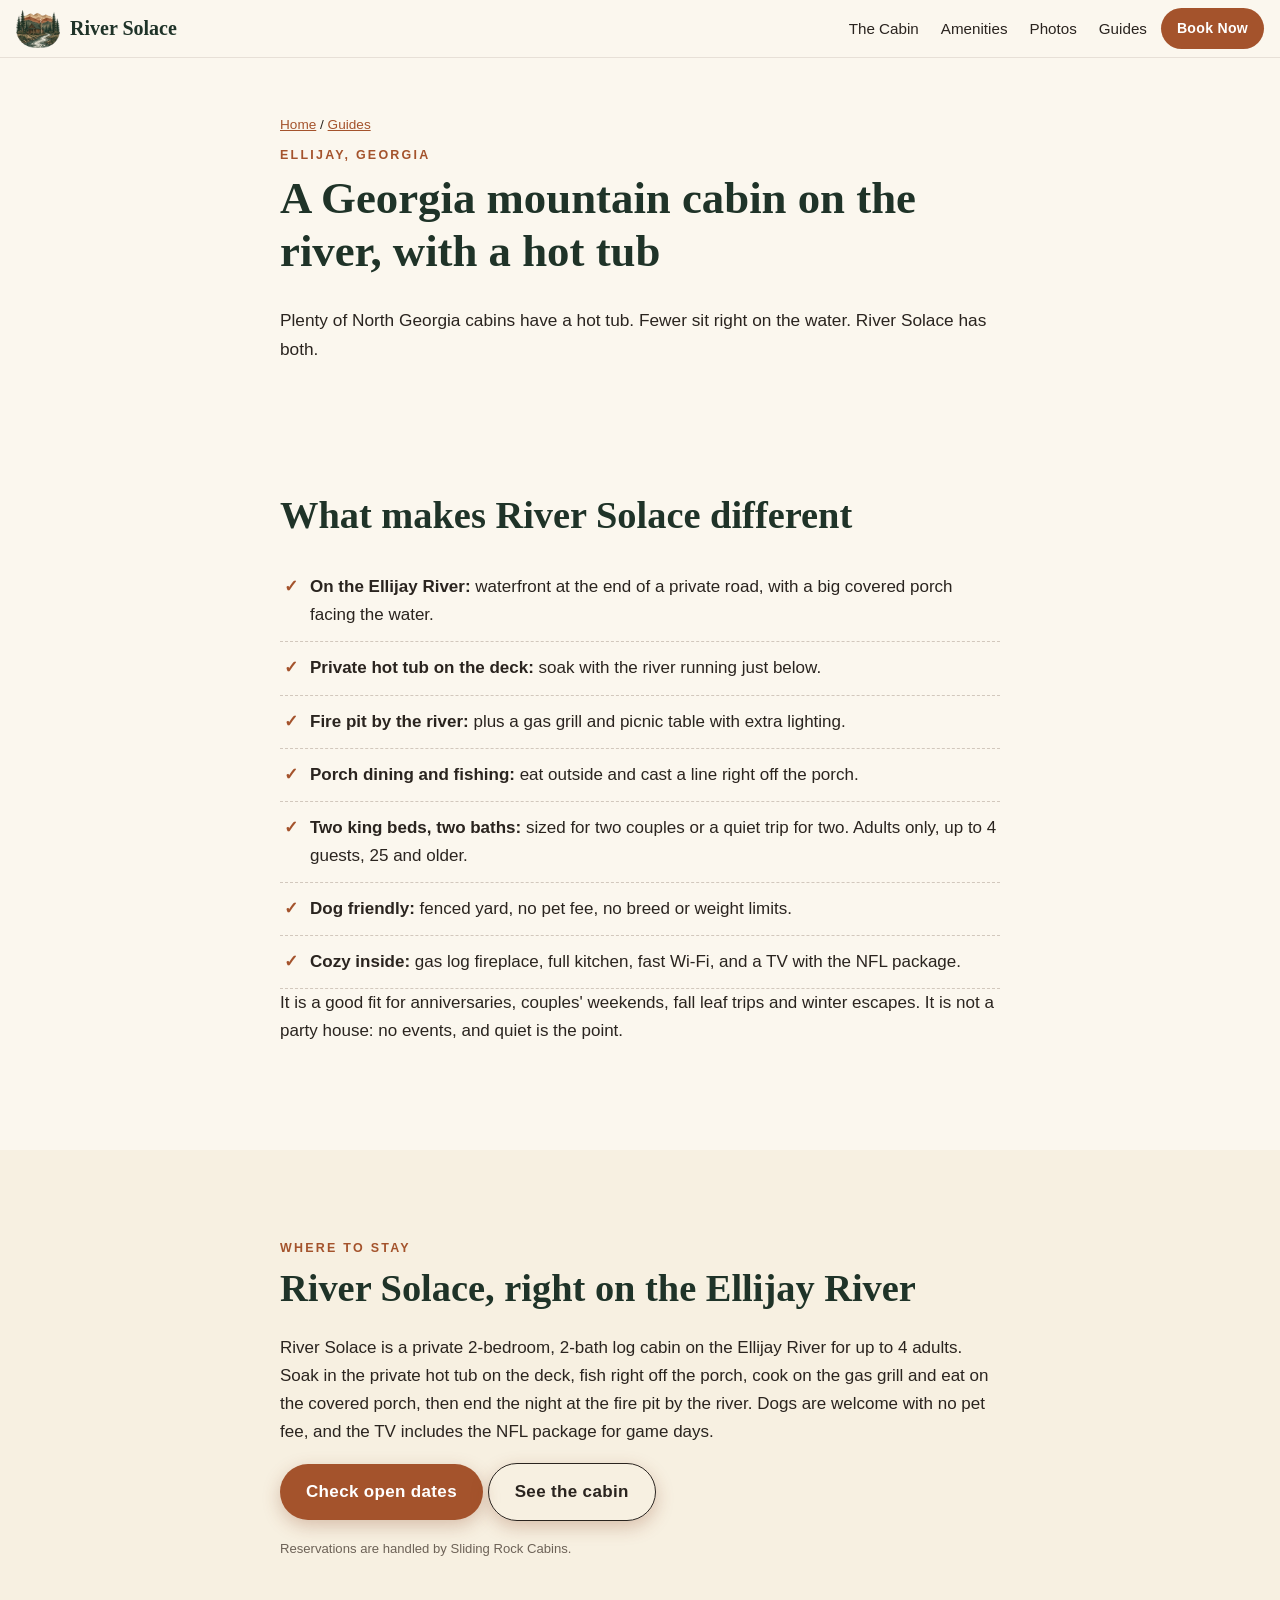
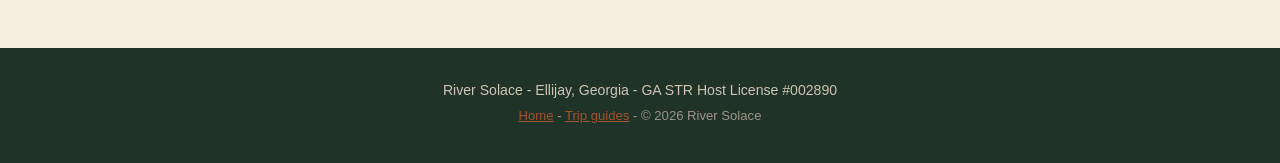
<file: guides/riverfront-cabin-hot-tub-north-georgia/index.html>
<!doctype html>
<html lang="en">
<head>
<meta charset="utf-8">
<meta name="viewport" content="width=device-width, initial-scale=1, viewport-fit=cover">
<meta name="robots" content="index, follow, max-image-preview:large">
<title>Georgia Mountain Cabin on the River with Hot Tub | River Solace, Ellijay</title>
<meta name="description" content="Looking for a Georgia mountain cabin on the river with a hot tub? River Solace in Ellijay has a private hot tub on the deck, a fire pit by the river and fishing from the porch.">
<link rel="canonical" href="https://stayatriversolace.com/guides/riverfront-cabin-hot-tub-north-georgia/">
<meta name="theme-color" content="#2f4a3a">
<meta property="og:type" content="article">
<meta property="og:site_name" content="River Solace">
<meta property="og:title" content="Georgia Mountain Cabin on the River with Hot Tub | River Solace, Ellijay">
<meta property="og:description" content="Looking for a Georgia mountain cabin on the river with a hot tub? River Solace in Ellijay has a private hot tub on the deck, a fire pit by the river and fishing from the porch.">
<meta property="og:url" content="https://stayatriversolace.com/guides/riverfront-cabin-hot-tub-north-georgia/">
<meta property="og:image" content="https://stayatriversolace.com/img/og-image.jpg">
<meta property="og:image:alt" content="River Solace log cabin on the bank of the Ellijay River">
<meta name="twitter:card" content="summary_large_image">
<meta name="twitter:image" content="https://stayatriversolace.com/img/og-image.jpg">
<link rel="icon" href="/logo/favicon.ico" sizes="any">
<link rel="apple-touch-icon" href="/logo/apple-touch-icon.png">
<link rel="stylesheet" href="/styles.css">
<style>.table-wrap{overflow-x:auto}.drive{width:100%;border-collapse:collapse;margin:12px 0}.drive th,.drive td{text-align:left;padding:8px 10px;border-bottom:1px solid rgba(90,62,43,.15)}.btn-ghost{background:transparent;color:inherit;border:1px solid currentColor}.crumbs{font-size:.85rem;margin-bottom:.6em}.guide-hero{padding:56px 0 24px}</style>
<script type="application/ld+json">{"@context": "https://schema.org", "@type": "Article", "headline": "A Georgia mountain cabin on the river, with a hot tub", "description": "Looking for a Georgia mountain cabin on the river with a hot tub? River Solace in Ellijay has a private hot tub on the deck, a fire pit by the river and fishing from the porch.", "url": "https://stayatriversolace.com/guides/riverfront-cabin-hot-tub-north-georgia/", "image": "https://stayatriversolace.com/img/og-image.jpg", "dateModified": "2026-10-23", "author": {"@type": "Organization", "name": "River Solace"}, "publisher": {"@type": "Organization", "name": "River Solace", "url": "https://stayatriversolace.com/"}}</script><script type="application/ld+json">{"@context": "https://schema.org", "@type": "BreadcrumbList", "itemListElement": [{"@type": "ListItem", "position": 1, "name": "Home", "item": "https://stayatriversolace.com/"}, {"@type": "ListItem", "position": 2, "name": "Guides", "item": "https://stayatriversolace.com/guides/"}, {"@type": "ListItem", "position": 3, "name": "Mountain cabin on the river", "item": "https://stayatriversolace.com/guides/riverfront-cabin-hot-tub-north-georgia/"}]}</script>
<!-- Google tag (gtag.js) -->
<script async src="https://www.googletagmanager.com/gtag/js?id=AW-18543738811"></script>
<script>
  window.dataLayer = window.dataLayer || [];
  function gtag(){dataLayer.push(arguments);}
  gtag('js', new Date());
  gtag('config', 'AW-18543738811');
</script>
<script>
  document.addEventListener('click', function(e){
    var a = e.target.closest && e.target.closest('a[href*="slidingrockcabins.com"]');
    if (!a) return;
    gtag('event', 'conversion', {'send_to': 'AW-18543738811/rp2GCLCiiK8dELv_q4pF', 'value': 1.0, 'currency': 'USD', 'transport_type': 'beacon'});
  }, true);
</script>
</head>
<body>
<header class="topbar" id="top">
  <a class="brand" href="/" aria-label="River Solace home"><img src="/logo/logo-emblem-256.webp" alt="River Solace logo" width="44" height="38"><span>River Solace</span></a>
  <nav class="nav" aria-label="Sections"><a href="/#stay">The Cabin</a><a href="/#amenities">Amenities</a><a href="/#gallery">Photos</a><a href="/guides/">Guides</a></nav>
  <a class="btn btn-sm" href="https://slidingrockcabins.com/property-item/river-solace-pet-friendly-adults-only-riverfront-cabin-rental/" target="_blank" rel="noopener">Book Now</a>
</header>
<main>
<section class="section guide-hero"><div class="wrap narrow"><p class="crumbs"><a href="/">Home</a> / <a href="/guides/">Guides</a></p><p class="eyebrow">Ellijay, Georgia</p><h1>A Georgia mountain cabin on the river, with a hot tub</h1><p class="lead">Plenty of North Georgia cabins have a hot tub. Fewer sit right on the water. River Solace has both.</p></div></section>
<section class="section"><div class="wrap narrow"><h2>What makes River Solace different</h2>
<ul class="rules"><li><strong>On the Ellijay River:</strong> waterfront at the end of a private road, with a big covered porch facing the water.</li>
<li><strong>Private hot tub on the deck:</strong> soak with the river running just below.</li>
<li><strong>Fire pit by the river:</strong> plus a gas grill and picnic table with extra lighting.</li>
<li><strong>Porch dining and fishing:</strong> eat outside and cast a line right off the porch.</li>
<li><strong>Two king beds, two baths:</strong> sized for two couples or a quiet trip for two. Adults only, up to 4 guests, 25 and older.</li>
<li><strong>Dog friendly:</strong> fenced yard, no pet fee, no breed or weight limits.</li>
<li><strong>Cozy inside:</strong> gas log fireplace, full kitchen, fast Wi-Fi, and a TV with the NFL package.</li></ul>
<p>It is a good fit for anniversaries, couples' weekends, fall leaf trips and winter escapes. It is not a party house: no events, and quiet is the point.</p></div></section>
<section class="section alt"><div class="wrap narrow"><p class="eyebrow">Where to stay</p><h2>River Solace, right on the Ellijay River</h2>
<p>River Solace is a private 2-bedroom, 2-bath log cabin on the Ellijay River for up to 4 adults. Soak in the private hot tub on the deck, fish right off the porch, cook on the gas grill and eat on the covered porch, then end the night at the fire pit by the river. Dogs are welcome with no pet fee, and the TV includes the NFL package for game days.</p>
<p><a class="btn" href="https://slidingrockcabins.com/property-item/river-solace-pet-friendly-adults-only-riverfront-cabin-rental/" target="_blank" rel="noopener">Check open dates</a> <a class="btn btn-ghost" href="/">See the cabin</a></p>
<p class="fine">Reservations are handled by Sliding Rock Cabins.</p></div></section>
</main>
<footer class="footer">
  <p>River Solace - Ellijay, Georgia - GA STR Host License #002890</p>
  <p class="fine"><a href="/">Home</a> - <a href="/guides/">Trip guides</a> - &copy; 2026 River Solace</p>
</footer>
<div class="mobile-book"><a class="btn btn-block" href="https://slidingrockcabins.com/property-item/river-solace-pet-friendly-adults-only-riverfront-cabin-rental/" target="_blank" rel="noopener">Check Availability</a></div>
</body>
</html>
</file>
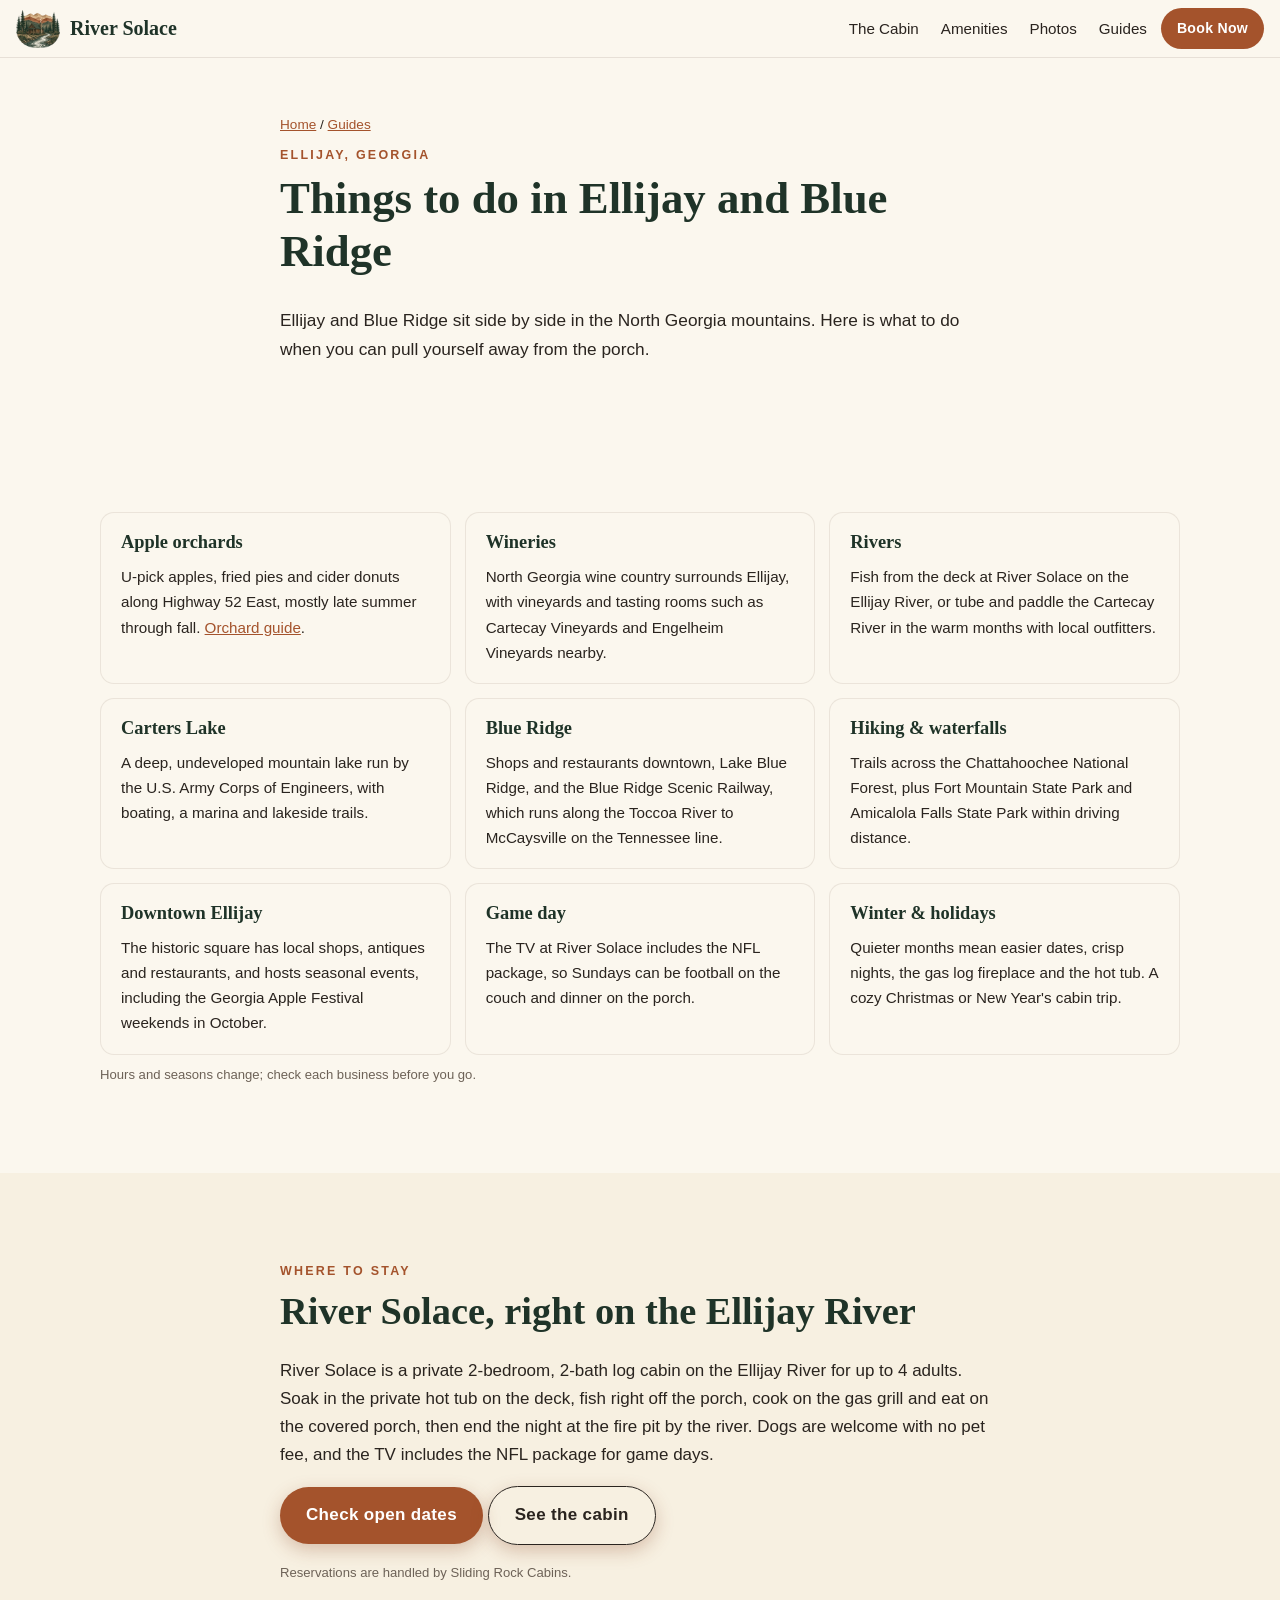
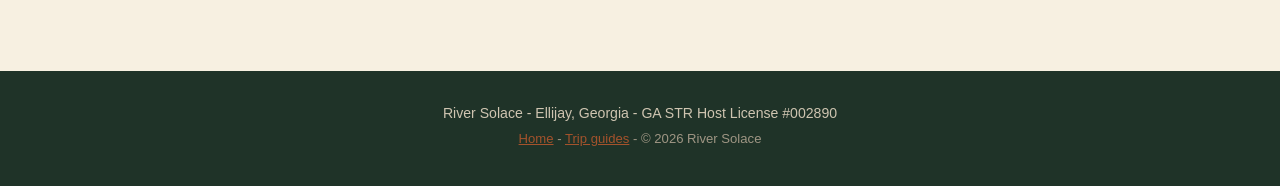
<file: guides/things-to-do-ellijay-blue-ridge/index.html>
<!doctype html>
<html lang="en">
<head>
<meta charset="utf-8">
<meta name="viewport" content="width=device-width, initial-scale=1, viewport-fit=cover">
<meta name="robots" content="index, follow, max-image-preview:large">
<title>Things to Do in Ellijay &amp; Blue Ridge, GA | River Solace Guide</title>
<meta name="description" content="Things to do in Ellijay and Blue Ridge, Georgia: apple orchards, wineries, river tubing, Carters Lake, the Blue Ridge Scenic Railway, hiking and downtown shopping.">
<link rel="canonical" href="https://stayatriversolace.com/guides/things-to-do-ellijay-blue-ridge/">
<meta name="theme-color" content="#2f4a3a">
<meta property="og:type" content="article">
<meta property="og:site_name" content="River Solace">
<meta property="og:title" content="Things to Do in Ellijay &amp; Blue Ridge, GA | River Solace Guide">
<meta property="og:description" content="Things to do in Ellijay and Blue Ridge, Georgia: apple orchards, wineries, river tubing, Carters Lake, the Blue Ridge Scenic Railway, hiking and downtown shopping.">
<meta property="og:url" content="https://stayatriversolace.com/guides/things-to-do-ellijay-blue-ridge/">
<meta property="og:image" content="https://stayatriversolace.com/img/og-image.jpg">
<meta property="og:image:alt" content="River Solace log cabin on the bank of the Ellijay River">
<meta name="twitter:card" content="summary_large_image">
<meta name="twitter:image" content="https://stayatriversolace.com/img/og-image.jpg">
<link rel="icon" href="/logo/favicon.ico" sizes="any">
<link rel="apple-touch-icon" href="/logo/apple-touch-icon.png">
<link rel="stylesheet" href="/styles.css">
<style>.table-wrap{overflow-x:auto}.drive{width:100%;border-collapse:collapse;margin:12px 0}.drive th,.drive td{text-align:left;padding:8px 10px;border-bottom:1px solid rgba(90,62,43,.15)}.btn-ghost{background:transparent;color:inherit;border:1px solid currentColor}.crumbs{font-size:.85rem;margin-bottom:.6em}.guide-hero{padding:56px 0 24px}</style>
<script type="application/ld+json">{"@context": "https://schema.org", "@type": "Article", "headline": "Things to do in Ellijay and Blue Ridge", "description": "Things to do in Ellijay and Blue Ridge, Georgia: apple orchards, wineries, river tubing, Carters Lake, the Blue Ridge Scenic Railway, hiking and downtown shopping.", "url": "https://stayatriversolace.com/guides/things-to-do-ellijay-blue-ridge/", "image": "https://stayatriversolace.com/img/og-image.jpg", "dateModified": "2026-10-23", "author": {"@type": "Organization", "name": "River Solace"}, "publisher": {"@type": "Organization", "name": "River Solace", "url": "https://stayatriversolace.com/"}}</script><script type="application/ld+json">{"@context": "https://schema.org", "@type": "BreadcrumbList", "itemListElement": [{"@type": "ListItem", "position": 1, "name": "Home", "item": "https://stayatriversolace.com/"}, {"@type": "ListItem", "position": 2, "name": "Guides", "item": "https://stayatriversolace.com/guides/"}, {"@type": "ListItem", "position": 3, "name": "Things to do", "item": "https://stayatriversolace.com/guides/things-to-do-ellijay-blue-ridge/"}]}</script>
<!-- Google tag (gtag.js) -->
<script async src="https://www.googletagmanager.com/gtag/js?id=AW-18543738811"></script>
<script>
  window.dataLayer = window.dataLayer || [];
  function gtag(){dataLayer.push(arguments);}
  gtag('js', new Date());
  gtag('config', 'AW-18543738811');
</script>
<script>
  document.addEventListener('click', function(e){
    var a = e.target.closest && e.target.closest('a[href*="slidingrockcabins.com"]');
    if (!a) return;
    gtag('event', 'conversion', {'send_to': 'AW-18543738811/rp2GCLCiiK8dELv_q4pF', 'value': 1.0, 'currency': 'USD', 'transport_type': 'beacon'});
  }, true);
</script>
</head>
<body>
<header class="topbar" id="top">
  <a class="brand" href="/" aria-label="River Solace home"><img src="/logo/logo-emblem-256.webp" alt="River Solace logo" width="44" height="38"><span>River Solace</span></a>
  <nav class="nav" aria-label="Sections"><a href="/#stay">The Cabin</a><a href="/#amenities">Amenities</a><a href="/#gallery">Photos</a><a href="/guides/">Guides</a></nav>
  <a class="btn btn-sm" href="https://slidingrockcabins.com/property-item/river-solace-pet-friendly-adults-only-riverfront-cabin-rental/" target="_blank" rel="noopener">Book Now</a>
</header>
<main>
<section class="section guide-hero"><div class="wrap narrow"><p class="crumbs"><a href="/">Home</a> / <a href="/guides/">Guides</a></p><p class="eyebrow">Ellijay, Georgia</p><h1>Things to do in Ellijay and Blue Ridge</h1><p class="lead">Ellijay and Blue Ridge sit side by side in the North Georgia mountains. Here is what to do when you can pull yourself away from the porch.</p></div></section>
<section class="section"><div class="wrap"><div class="cards">
<article><h3>Apple orchards</h3><p>U-pick apples, fried pies and cider donuts along Highway 52 East, mostly late summer through fall. <a href="/guides/ellijay-apple-festival-orchards/">Orchard guide</a>.</p></article>
<article><h3>Wineries</h3><p>North Georgia wine country surrounds Ellijay, with vineyards and tasting rooms such as Cartecay Vineyards and Engelheim Vineyards nearby.</p></article>
<article><h3>Rivers</h3><p>Fish from the deck at River Solace on the Ellijay River, or tube and paddle the Cartecay River in the warm months with local outfitters.</p></article>
<article><h3>Carters Lake</h3><p>A deep, undeveloped mountain lake run by the U.S. Army Corps of Engineers, with boating, a marina and lakeside trails.</p></article>
<article><h3>Blue Ridge</h3><p>Shops and restaurants downtown, Lake Blue Ridge, and the Blue Ridge Scenic Railway, which runs along the Toccoa River to McCaysville on the Tennessee line.</p></article>
<article><h3>Hiking &amp; waterfalls</h3><p>Trails across the Chattahoochee National Forest, plus Fort Mountain State Park and Amicalola Falls State Park within driving distance.</p></article>
<article><h3>Downtown Ellijay</h3><p>The historic square has local shops, antiques and restaurants, and hosts seasonal events, including the Georgia Apple Festival weekends in October.</p></article>
<article><h3>Game day</h3><p>The TV at River Solace includes the NFL package, so Sundays can be football on the couch and dinner on the porch.</p></article>
<article><h3>Winter &amp; holidays</h3><p>Quieter months mean easier dates, crisp nights, the gas log fireplace and the hot tub. A cozy Christmas or New Year's cabin trip.</p></article>
</div><p class="fine">Hours and seasons change; check each business before you go.</p></div></section>
<section class="section alt"><div class="wrap narrow"><p class="eyebrow">Where to stay</p><h2>River Solace, right on the Ellijay River</h2>
<p>River Solace is a private 2-bedroom, 2-bath log cabin on the Ellijay River for up to 4 adults. Soak in the private hot tub on the deck, fish right off the porch, cook on the gas grill and eat on the covered porch, then end the night at the fire pit by the river. Dogs are welcome with no pet fee, and the TV includes the NFL package for game days.</p>
<p><a class="btn" href="https://slidingrockcabins.com/property-item/river-solace-pet-friendly-adults-only-riverfront-cabin-rental/" target="_blank" rel="noopener">Check open dates</a> <a class="btn btn-ghost" href="/">See the cabin</a></p>
<p class="fine">Reservations are handled by Sliding Rock Cabins.</p></div></section>
</main>
<footer class="footer">
  <p>River Solace - Ellijay, Georgia - GA STR Host License #002890</p>
  <p class="fine"><a href="/">Home</a> - <a href="/guides/">Trip guides</a> - &copy; 2026 River Solace</p>
</footer>
<div class="mobile-book"><a class="btn btn-block" href="https://slidingrockcabins.com/property-item/river-solace-pet-friendly-adults-only-riverfront-cabin-rental/" target="_blank" rel="noopener">Check Availability</a></div>
</body>
</html>
</file>
<file: styles.css>
:root{--pine:#2f4a3a;--pine-d:#1f3328;--rust:#a4532c;--rust-d:#87411f;--cream:#f7f0e1;--paper:#fbf7ee;--bark:#5a3e2b;--ink:#2a241f;--muted:#6d6257;--r:14px;
--serif:"Iowan Old Style","Palatino Linotype",Palatino,"Book Antiqua",Georgia,serif;--sans:-apple-system,BlinkMacSystemFont,"Segoe UI",Roboto,Helvetica,Arial,sans-serif}
*{box-sizing:border-box}html{scroll-behavior:smooth;scroll-padding-top:70px}
body{margin:0;font:17px/1.65 var(--sans);color:var(--ink);background:var(--paper);-webkit-font-smoothing:antialiased;padding-bottom:76px}
img{max-width:100%;height:auto;display:block}
h1,h2,h3{font-family:var(--serif);color:var(--pine-d);line-height:1.2;margin:0 0 .6em}
h1{font-size:clamp(1.9rem,6vw,2.8rem)}h2{font-size:clamp(1.7rem,5vw,2.4rem)}h3{font-size:1.15rem}
p{margin:0 0 1em}a{color:var(--rust)}
.wrap{max-width:1120px;margin:0 auto;padding:0 20px}.narrow{max-width:760px}.center{text-align:center}
.eyebrow{font-size:.78rem;letter-spacing:.18em;text-transform:uppercase;color:var(--rust);font-weight:700;margin-bottom:.5em}
.fine{font-size:.82rem;color:var(--muted);margin:.7em 0 0}
.btn{display:inline-block;background:var(--rust);color:#fff;text-decoration:none;font-weight:700;letter-spacing:.02em;padding:14px 26px;border-radius:999px;box-shadow:0 6px 18px rgba(135,65,31,.28);transition:background .2s,transform .2s}
.btn:hover,.btn:focus-visible{background:var(--rust-d);transform:translateY(-1px)}
.btn-sm{padding:9px 16px;font-size:.88rem;box-shadow:none}.btn-lg{padding:17px 36px;font-size:1.1rem}.btn-block{display:block;text-align:center;width:100%}
/* top bar */
.topbar{position:sticky;top:0;z-index:50;display:flex;align-items:center;gap:14px;padding:8px 16px;padding-top:max(8px,env(safe-area-inset-top));background:rgba(251,247,238,.94);backdrop-filter:blur(8px);-webkit-backdrop-filter:blur(8px);border-bottom:1px solid rgba(90,62,43,.12)}
.brand{display:flex;align-items:center;gap:10px;text-decoration:none;color:var(--pine-d);font-family:var(--serif);font-size:1.25rem;font-weight:700;margin-right:auto}
.brand img{width:44px;height:auto}
.nav{display:none;gap:22px}.nav a{color:var(--ink);text-decoration:none;font-size:.95rem}.nav a:hover{color:var(--rust)}
/* hero */
.hero{position:relative;background:var(--pine-d)}
.hero-bg{position:relative;display:block;height:min(calc(100svh - 132px - 64px),130vw);min-height:360px;overflow:hidden}
.hero-bg img{position:absolute;inset:0;width:100%;height:100%;object-fit:cover;object-position:50% 100%}
.hero-bar{position:relative;z-index:2;padding:10px 16px 12px;color:#fff;display:flex;align-items:flex-end;justify-content:space-between;gap:16px;background:var(--pine-d)}
.hero-title{font-family:var(--serif);font-size:1.1rem;font-weight:700;margin:0}
.hero-sub{font-size:.8rem;margin:2px 0 0;color:#e2dac8}
.hero-cta{display:none;text-align:center}.hero-fine{display:block;color:#e8e0cf;margin-top:6px;font-size:.75rem}
.btn-hero{padding:12px 24px}
/* sections */
.section{padding:64px 0}.alt{background:var(--cream)}
.two-col{display:grid;gap:32px}.intro-photo{margin:0}.intro-logo{width:150px;margin:0 0 14px}.intro-photo img{border-radius:var(--r);box-shadow:0 14px 34px rgba(42,36,31,.18)}
.note{background:#efe6d2;border-left:4px solid var(--rust);padding:12px 14px;border-radius:8px;font-size:.93rem}
.amenities{list-style:none;padding:0;margin:0 0 32px;display:grid;grid-template-columns:1fr;gap:12px}
.amenities li{display:flex;gap:14px;align-items:flex-start;background:var(--paper);padding:14px 16px;border-radius:var(--r);border:1px solid rgba(90,62,43,.1)}
.a-ico{font-size:1.5rem;line-height:1.2}.amenities strong{display:block;color:var(--pine-d)}.amenities span{font-size:.9rem;color:var(--muted)}
.layout{display:grid;gap:14px;margin-bottom:20px}.layout>div{background:var(--pine);color:#f3ecdc;border-radius:var(--r);padding:18px 20px}
.layout h3{color:#fff;margin-bottom:.3em}.layout p{margin:0;font-size:.95rem}
.pawnote{font-size:.95rem;color:var(--bark)}
.gallery{display:grid;grid-template-columns:repeat(2,1fr);gap:8px}
.g-item{display:block;overflow:hidden;border-radius:10px;aspect-ratio:4/3;background:#e6dcc6}
.g-item img{width:100%;height:100%;object-fit:cover;transition:transform .4s}.g-item:hover img{transform:scale(1.04)}
.g-wide{grid-column:span 2;aspect-ratio:16/9}
.reviews-sec{background:var(--pine-d);color:#efe7d6}.reviews-sec h2{color:#fff}.reviews-sec .eyebrow{color:#e0a07b}.reviews-sec .fine{color:#bfb5a3}
.rating{display:flex;align-items:center;gap:16px;margin:0 0 28px}
.score{font-family:var(--serif);font-size:2.6rem;font-weight:700;background:var(--rust);color:#fff;border-radius:16px;padding:6px 16px}
.rating strong{display:block;font-size:1.2rem;color:#fff}.rating span{font-size:.92rem}
.review-grid{display:grid;gap:16px}
.review{margin:0;background:rgba(255,255,255,.06);border:1px solid rgba(255,255,255,.12);border-radius:var(--r);padding:20px}
.review blockquote{margin:0 0 10px;font-family:var(--serif);font-size:1.12rem;line-height:1.55;color:#fff}
.review figcaption{font-size:.88rem;color:#d6cbb6}
.lead{font-size:1.08rem;max-width:760px}
.cards{display:grid;gap:14px;margin-top:20px}
.cards article{background:var(--paper);border-radius:var(--r);padding:18px 20px;border:1px solid rgba(90,62,43,.1)}.cards p{margin:0;font-size:.95rem}
.rules{list-style:none;padding:0;margin:0}.rules li{padding:12px 0 12px 30px;border-bottom:1px dashed rgba(90,62,43,.25);position:relative}
.rules li::before{content:"✓";position:absolute;left:4px;color:var(--rust);font-weight:700}
.cta{padding:72px 0;background:linear-gradient(180deg,var(--cream),#eadcc0)}.cta img{margin:0 auto 12px}
.footer{text-align:center;padding:28px 20px 34px;background:var(--pine-d);color:#cfc5b1;font-size:.88rem}.footer p{margin:.2em 0}.footer .fine{color:#9f9684}
.mobile-book{position:fixed;left:0;right:0;bottom:0;z-index:60;padding:10px 16px;padding-bottom:max(10px,env(safe-area-inset-bottom));background:rgba(251,247,238,.96);border-top:1px solid rgba(90,62,43,.15);backdrop-filter:blur(8px);-webkit-backdrop-filter:blur(8px)}
/* lightbox */
.lb{position:fixed;inset:0;z-index:100;background:rgba(14,18,15,.95);display:flex;align-items:center;justify-content:center}
.lb[hidden]{display:none}.lb figure{margin:0;max-width:94vw;text-align:center}
.lb img{max-width:94vw;max-height:80vh;width:auto;margin:0 auto;border-radius:6px}
.lb figcaption{color:#e8dfcd;margin-top:10px;font-size:.95rem}
.lb button{position:absolute;background:rgba(255,255,255,.12);color:#fff;border:0;font-size:2rem;width:48px;height:48px;border-radius:50%;cursor:pointer;line-height:1}
.lb-close{top:max(14px,env(safe-area-inset-top));right:14px}.lb-prev{left:10px;top:50%;transform:translateY(-50%)}.lb-next{right:10px;top:50%;transform:translateY(-50%)}
@media (min-width:640px){.amenities{grid-template-columns:repeat(2,1fr)}.cards{grid-template-columns:repeat(2,1fr)}.gallery{grid-template-columns:repeat(3,1fr)}.g-wide{grid-column:span 2}}
@media (min-width:768px){body{padding-bottom:0}.mobile-book{display:none}.hero{height:calc(100vh - 60px);max-height:900px;min-height:520px;overflow:hidden}.hero-bg{position:absolute;inset:0;height:auto}.hero-bg img{object-position:50% 55%}.hero::after{content:"";position:absolute;left:0;right:0;bottom:0;height:34%;background:linear-gradient(180deg,rgba(20,30,24,0),rgba(20,30,24,.62))}.hero-bar{position:absolute;left:0;right:0;bottom:0;padding:22px 32px 26px;background:none}.hero-title{font-size:1.6rem;text-shadow:0 1px 8px rgba(0,0,0,.5)}.hero-sub{font-size:.98rem;color:#fff;text-shadow:0 1px 6px rgba(0,0,0,.6)}.hero-cta{display:block}.intro-logo{width:190px}}
@media (min-width:960px){.nav{display:flex}.two-col{grid-template-columns:1.1fr .9fr;align-items:center}.amenities{grid-template-columns:repeat(3,1fr)}.layout{grid-template-columns:repeat(3,1fr)}.review-grid{grid-template-columns:repeat(3,1fr)}.cards{grid-template-columns:repeat(3,1fr)}.gallery{grid-template-columns:repeat(4,1fr)}.section{padding:88px 0}}
@media (prefers-reduced-motion:reduce){html{scroll-behavior:auto}*{transition:none!important}}
.promo{background:var(--rust);color:#fff;padding:36px 0;text-align:center}
.promo h2{color:#fff;margin:.2em 0}.promo .eyebrow,.promo .fine{color:#fff;opacity:.9}
.promo-code{background:#fff;color:var(--rust-d);padding:0 .3em;border-radius:6px;letter-spacing:.05em}
.promo-dates{list-style:none;padding:0;margin:10px 0 18px;font-weight:600}.promo-dates li{margin:4px 0}
.promo .btn{background:#fff;color:var(--rust-d)}.promo .btn-ghost{background:transparent;color:#fff;border:2px solid #fff;cursor:pointer;font:inherit;font-weight:700}
.hero-fine a{color:inherit}

/* hero overlays */
.hero-badge{position:absolute;z-index:3;top:14px;left:14px;display:inline-flex;align-items:center;gap:8px;background:var(--rust);color:#fff;text-decoration:none;font-size:.85rem;font-weight:700;padding:8px 14px;border-radius:999px;box-shadow:0 6px 18px rgba(0,0,0,.3);border:2px solid rgba(255,255,255,.85);transition:background .2s,transform .2s}
.hero-badge span{background:#fff;color:var(--rust-d);padding:1px 8px;border-radius:999px;font-size:.78rem;letter-spacing:.04em}
.hero-badge:hover,.hero-badge:focus-visible{background:var(--rust-d);transform:translateY(-1px)}
.hero-photos{position:absolute;z-index:3;right:14px;top:calc(max(360px,min(calc(100svh - 132px - 64px),130vw)) - 54px);background:rgba(251,247,238,.94);color:var(--pine-d);text-decoration:none;font-size:.85rem;font-weight:700;padding:8px 16px;border-radius:999px;box-shadow:0 4px 14px rgba(0,0,0,.28);transition:background .2s,transform .2s}
.hero-photos:hover,.hero-photos:focus-visible{background:#fff;transform:translateY(-1px)}
@media (min-width:768px){.hero-badge{top:22px;left:32px;font-size:1rem;padding:10px 18px}.hero-badge span{font-size:.9rem}.hero-photos{top:22px;right:32px;font-size:.95rem;padding:10px 20px}}
</file>
